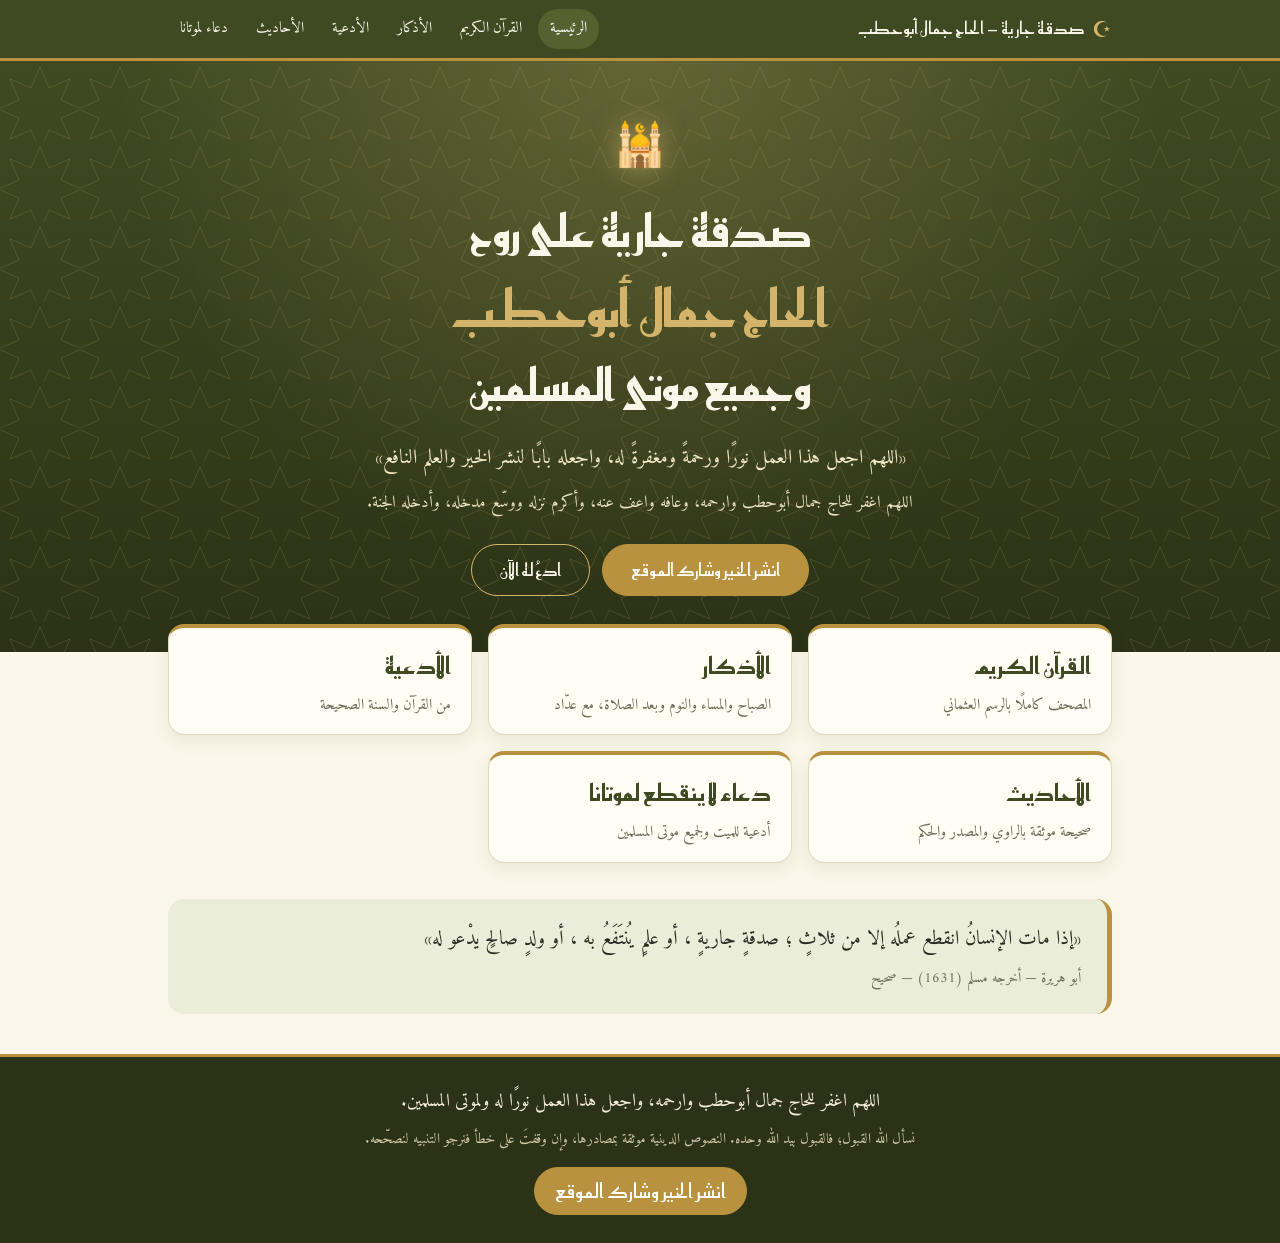
<file: index.html>
<!doctype html>
<html lang="ar" dir="rtl">
<head>
<meta charset="utf-8">
<meta name="viewport" content="width=device-width, initial-scale=1">
<title>صدقة جارية على روح الحاج جمال أبوحطب وجميع موتى المسلمين</title>
<meta name="description" content="موقع إسلامي مجاني: القرآن الكريم والأذكار والأدعية والأحاديث الصحيحة الموثقة، صدقة جارية على روح الحاج جمال أبوحطب وجميع موتى المسلمين. اللهم اغفر له وارحمه.">
<link rel="canonical" href="https://bassantgamal269-svg.github.io/sadaqa/">
<meta name="theme-color" content="#3f4a22">
<meta property="og:type" content="website">
<meta property="og:locale" content="ar_AR">
<meta property="og:site_name" content="صدقة جارية على روح الحاج جمال أبوحطب وجميع موتى المسلمين">
<meta property="og:title" content="صدقة جارية على روح الحاج جمال أبوحطب وجميع موتى المسلمين">
<meta property="og:description" content="موقع إسلامي مجاني: القرآن الكريم والأذكار والأدعية والأحاديث الصحيحة الموثقة، صدقة جارية على روح الحاج جمال أبوحطب وجميع موتى المسلمين. اللهم اغفر له وارحمه.">
<meta property="og:url" content="https://bassantgamal269-svg.github.io/sadaqa/">
<meta property="og:image" content="https://bassantgamal269-svg.github.io/sadaqa/og-image.png">
<meta property="og:image:width" content="1200">
<meta property="og:image:height" content="630">
<meta property="og:image:alt" content="صدقة جارية على روح الحاج جمال أبوحطب وجميع موتى المسلمين">
<meta name="twitter:card" content="summary_large_image">
<meta name="twitter:title" content="صدقة جارية على روح الحاج جمال أبوحطب وجميع موتى المسلمين">
<meta name="twitter:description" content="موقع إسلامي مجاني: القرآن الكريم والأذكار والأدعية والأحاديث الصحيحة الموثقة، صدقة جارية على روح الحاج جمال أبوحطب وجميع موتى المسلمين. اللهم اغفر له وارحمه.">
<meta name="twitter:image" content="https://bassantgamal269-svg.github.io/sadaqa/og-image.png">
<link rel="icon" href="favicon.svg" type="image/svg+xml">
<link rel="preconnect" href="https://fonts.googleapis.com">
<link rel="preconnect" href="https://fonts.gstatic.com" crossorigin>
<link rel="stylesheet" href="https://fonts.googleapis.com/css2?family=Amiri:wght@400;700&family=Amiri+Quran&family=Reem+Kufi:wght@500;700&display=swap">
<link rel="stylesheet" href="style.css">
<script type="application/ld+json">{"@context":"https://schema.org","@type":"WebSite","name":"صدقة جارية على روح الحاج جمال أبوحطب وجميع موتى المسلمين","url":"https://bassantgamal269-svg.github.io/sadaqa/","inLanguage":"ar","description":"موقع إسلامي مجاني: القرآن الكريم والأذكار والأدعية والأحاديث الصحيحة الموثقة، صدقة جارية على روح الحاج جمال أبوحطب وجميع موتى المسلمين. اللهم اغفر له وارحمه."}</script>
</head>
<body data-live="1" data-quran-api="https://api.quran.com/api/v4" data-site-url="https://bassantgamal269-svg.github.io/sadaqa" data-site-title="صدقة جارية على روح الحاج جمال أبوحطب وجميع موتى المسلمين">
<a class="skip" href="#main">تخطَّ إلى المحتوى</a>
<header class="top">
  <div class="wrap top-in">
    <a class="brand" href="index.html"><span class="crescent" aria-hidden="true">☪</span><span>صدقة جارية — الحاج جمال أبوحطب</span></a>
    <button class="menu-btn" aria-label="القائمة" aria-expanded="false" data-menu>☰</button>
    <nav class="nav" data-nav><a href="index.html" aria-current="page">الرئيسية</a><a href="quran.html">القرآن الكريم</a><a href="adhkar.html">الأذكار</a><a href="duas.html">الأدعية</a><a href="hadith.html">الأحاديث</a><a href="dead.html">دعاء لموتانا</a></nav>
  </div>
</header>
<main id="main">
<section class="hero">
  <div class="wrap">
    <div class="lantern" aria-hidden="true">🕌</div>
    <h1>صدقة جارية على روح<br><span class="name">الحاج جمال أبوحطب</span><br>وجميع موتى المسلمين</h1>
    <p class="hero-dua">«اللهم اجعل هذا العمل نورًا ورحمةً ومغفرةً له، واجعله بابًا لنشر الخير والعلم النافع»</p>
    <p class="hero-dua2">اللهم اغفر للحاج جمال أبوحطب وارحمه، وعافه واعف عنه، وأكرم نزله ووسّع مدخله، وأدخله الجنة.</p>
    <div class="hero-actions">
      <button class="btn gold big" data-share-site>انشر الخير وشارك الموقع</button>
      <a class="btn ghost-light big" href="dead.html">ادعُ له الآن</a>
    </div>
  </div>
</section>
<section class="wrap tiles"><a class="tile" href="quran.html"><h3>القرآن الكريم</h3><p>المصحف كاملًا بالرسم العثماني</p></a><a class="tile" href="adhkar.html"><h3>الأذكار</h3><p>الصباح والمساء والنوم وبعد الصلاة، مع عدّاد</p></a><a class="tile" href="duas.html"><h3>الأدعية</h3><p>من القرآن والسنة الصحيحة</p></a><a class="tile" href="hadith.html"><h3>الأحاديث</h3><p>صحيحة موثقة بالراوي والمصدر والحكم</p></a><a class="tile" href="dead.html"><h3>دعاء لا ينقطع لموتانا</h3><p>أدعية للميت ولجميع موتى المسلمين</p></a></section>
<section class="wrap hadith-feature">
  <blockquote>
    <p>«إذا مات الإنسانُ انقطع عملُه إلا من ثلاثٍ ؛ صدقةٍ جاريةٍ ، أو علمٍ يُنتَفَعُ به ، أو ولدٍ صالحٍ يدْعو له»</p>
    <footer>أبو هريرة — أخرجه مسلم (1631) — صحيح</footer>
  </blockquote>
</section>
</main>
<footer class="foot">
  <div class="wrap">
    <p class="foot-dua">اللهم اغفر للحاج جمال أبوحطب وارحمه، واجعل هذا العمل نورًا له ولموتى المسلمين.</p>
    <p class="foot-note">نسأل الله القبول؛ فالقبول بيد الله وحده. النصوص الدينية موثقة بمصادرها، وإن وقفتَ على خطأ فنرجو التنبيه لنصحّحه.</p>
    <button class="btn gold" data-share-site>انشر الخير وشارك الموقع</button>
  </div>
</footer>
<div class="modal" data-modal hidden role="dialog" aria-modal="true" aria-label="مشاركة">
  <div class="sheet">
    <button class="close" data-close aria-label="إغلاق">×</button>
    <h2 data-modal-title>انشر الخير</h2>
    <p class="muted" data-modal-sub></p>
    <div class="share-grid" data-share-grid></div>
    <p class="muted small" data-stories-tip></p>
    <div class="copy-row"><input readonly data-share-url aria-label="الرابط"><button class="btn" data-copy-link>نسخ</button></div>
  </div>
</div>
<script src="app.js" defer></script>
</body>
</html>
</file>
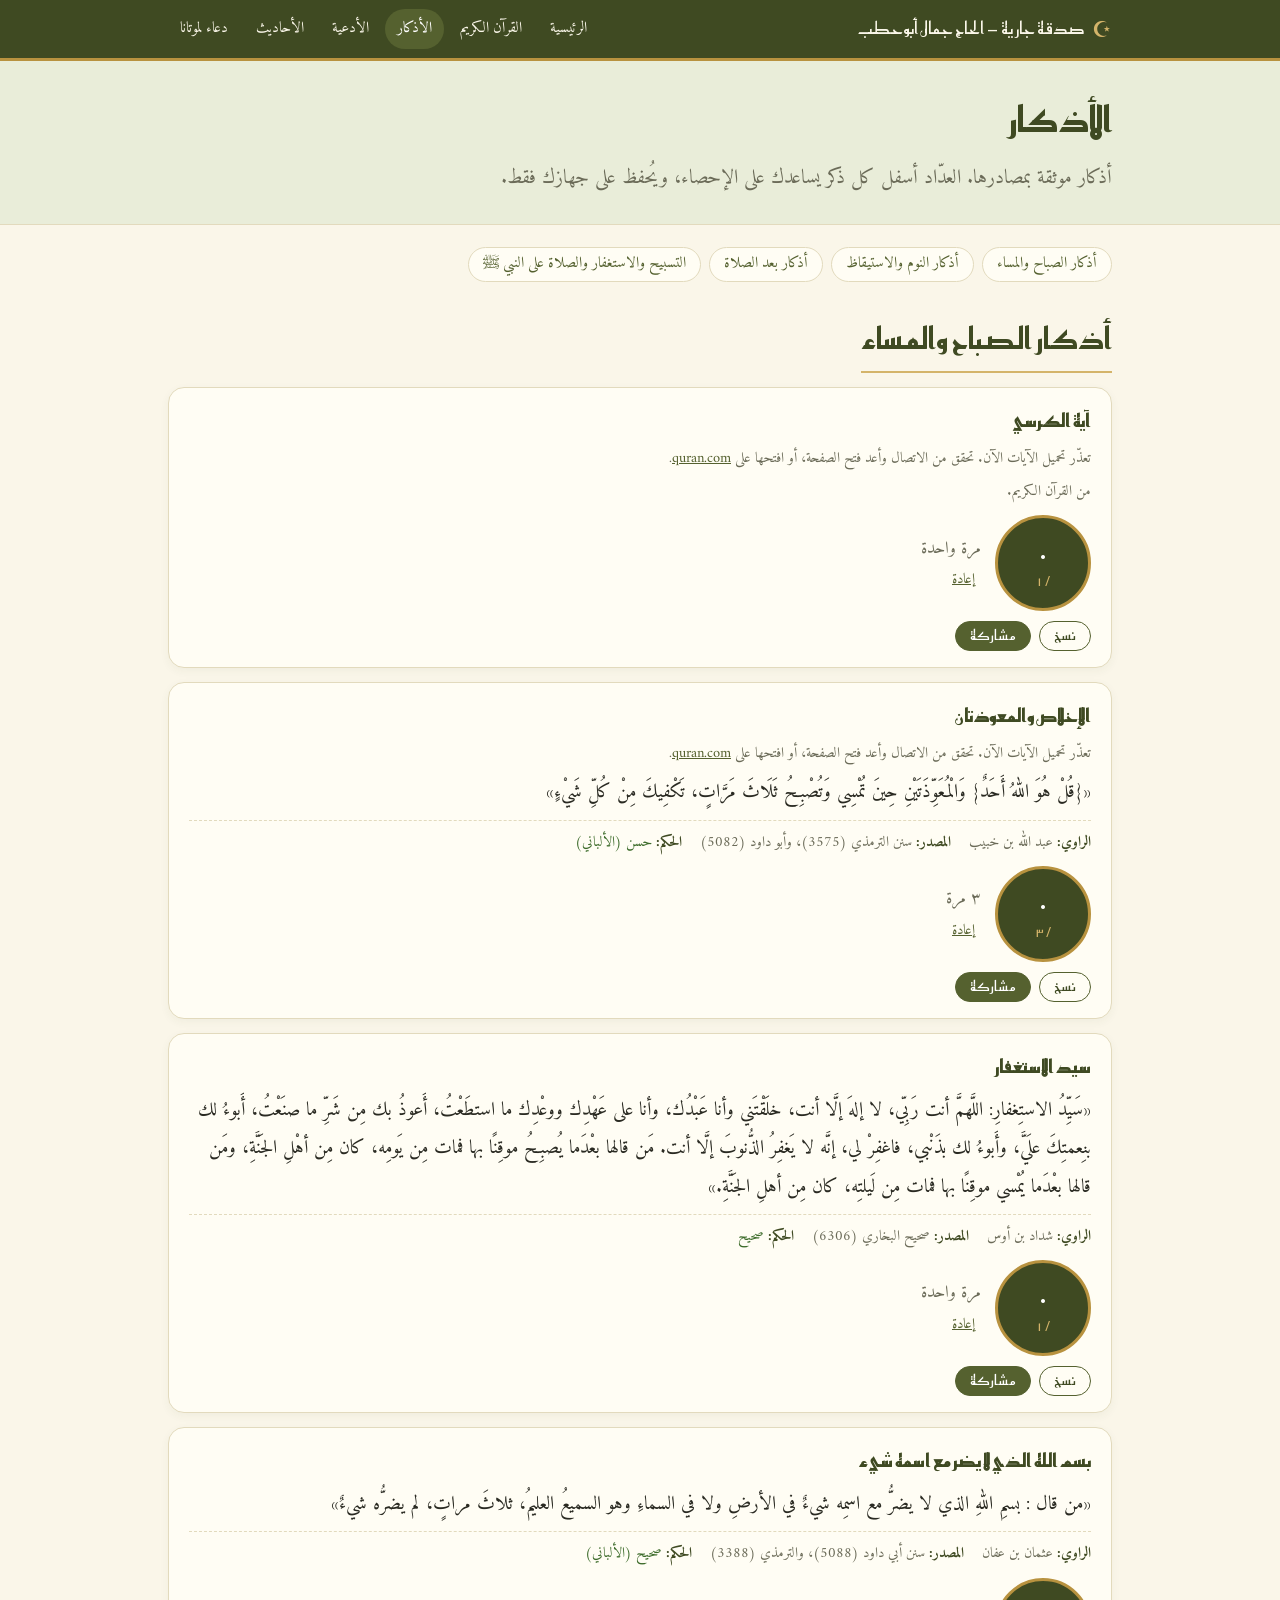
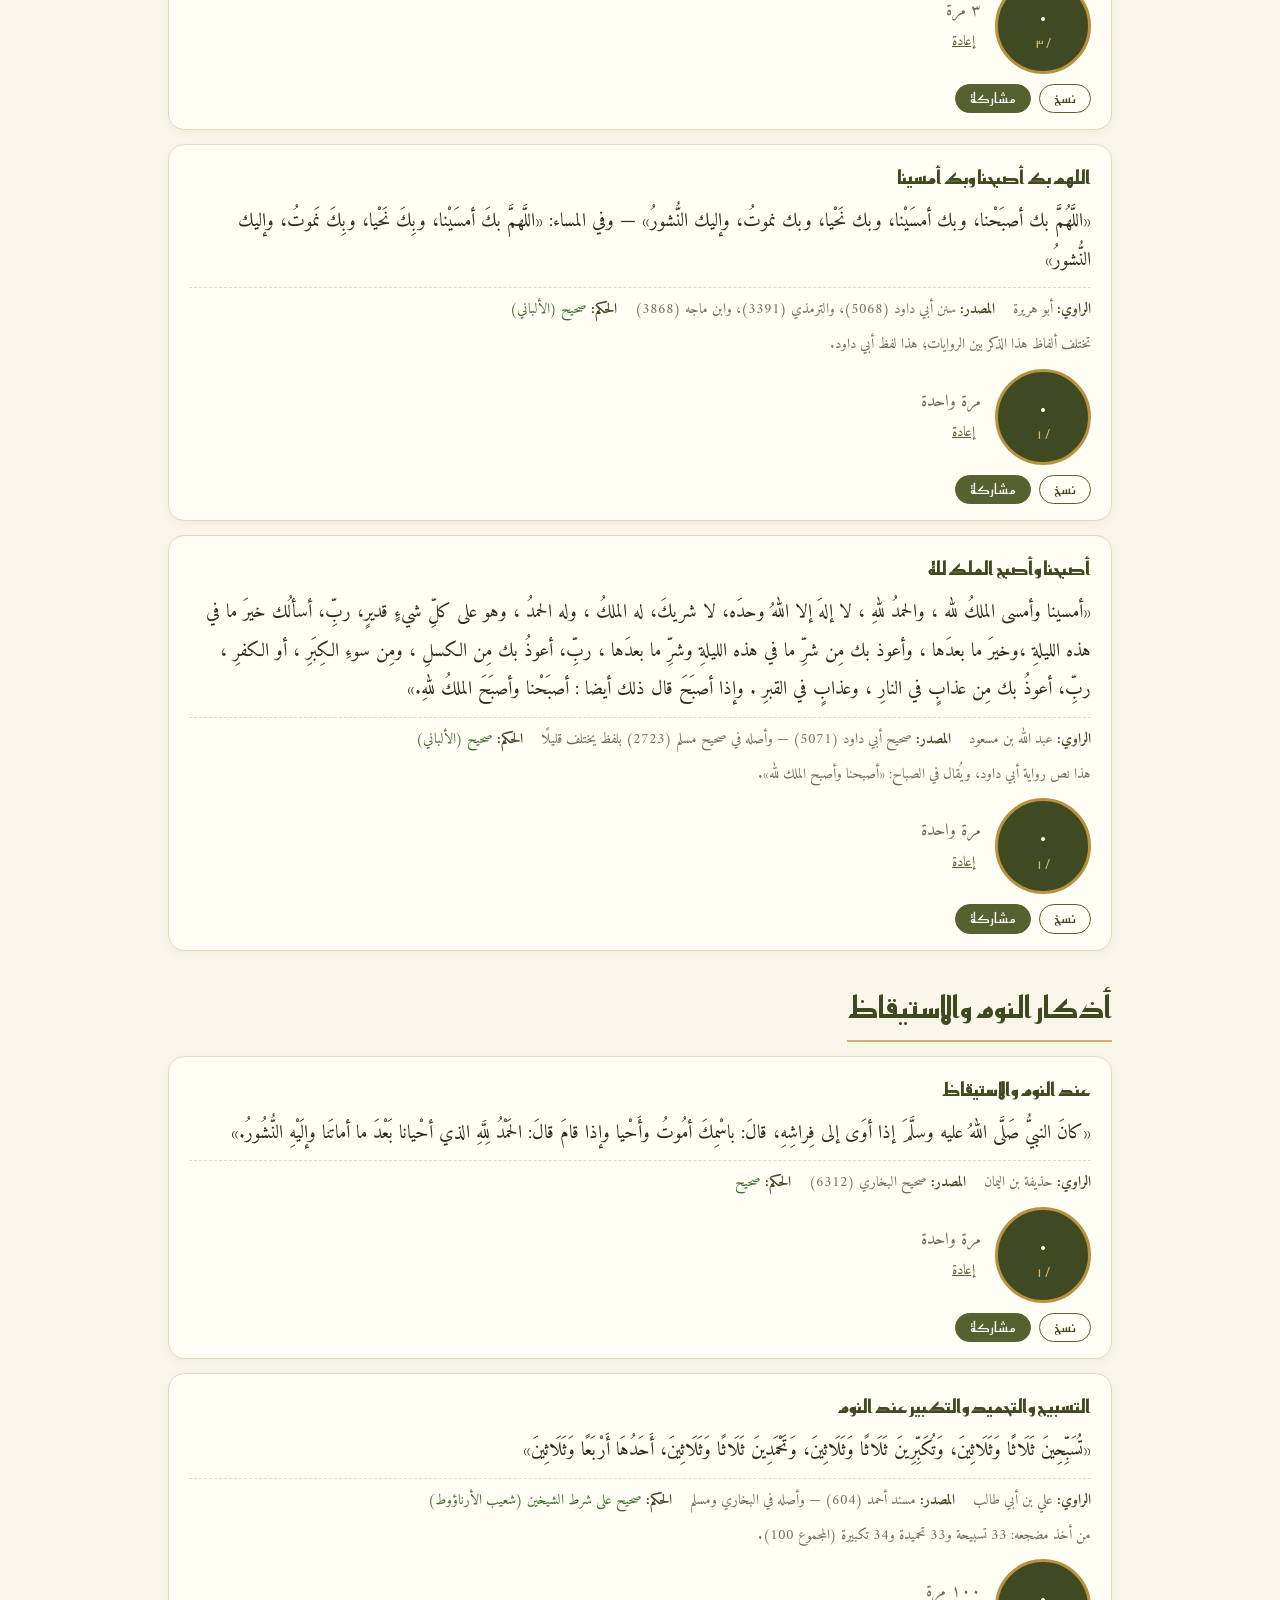
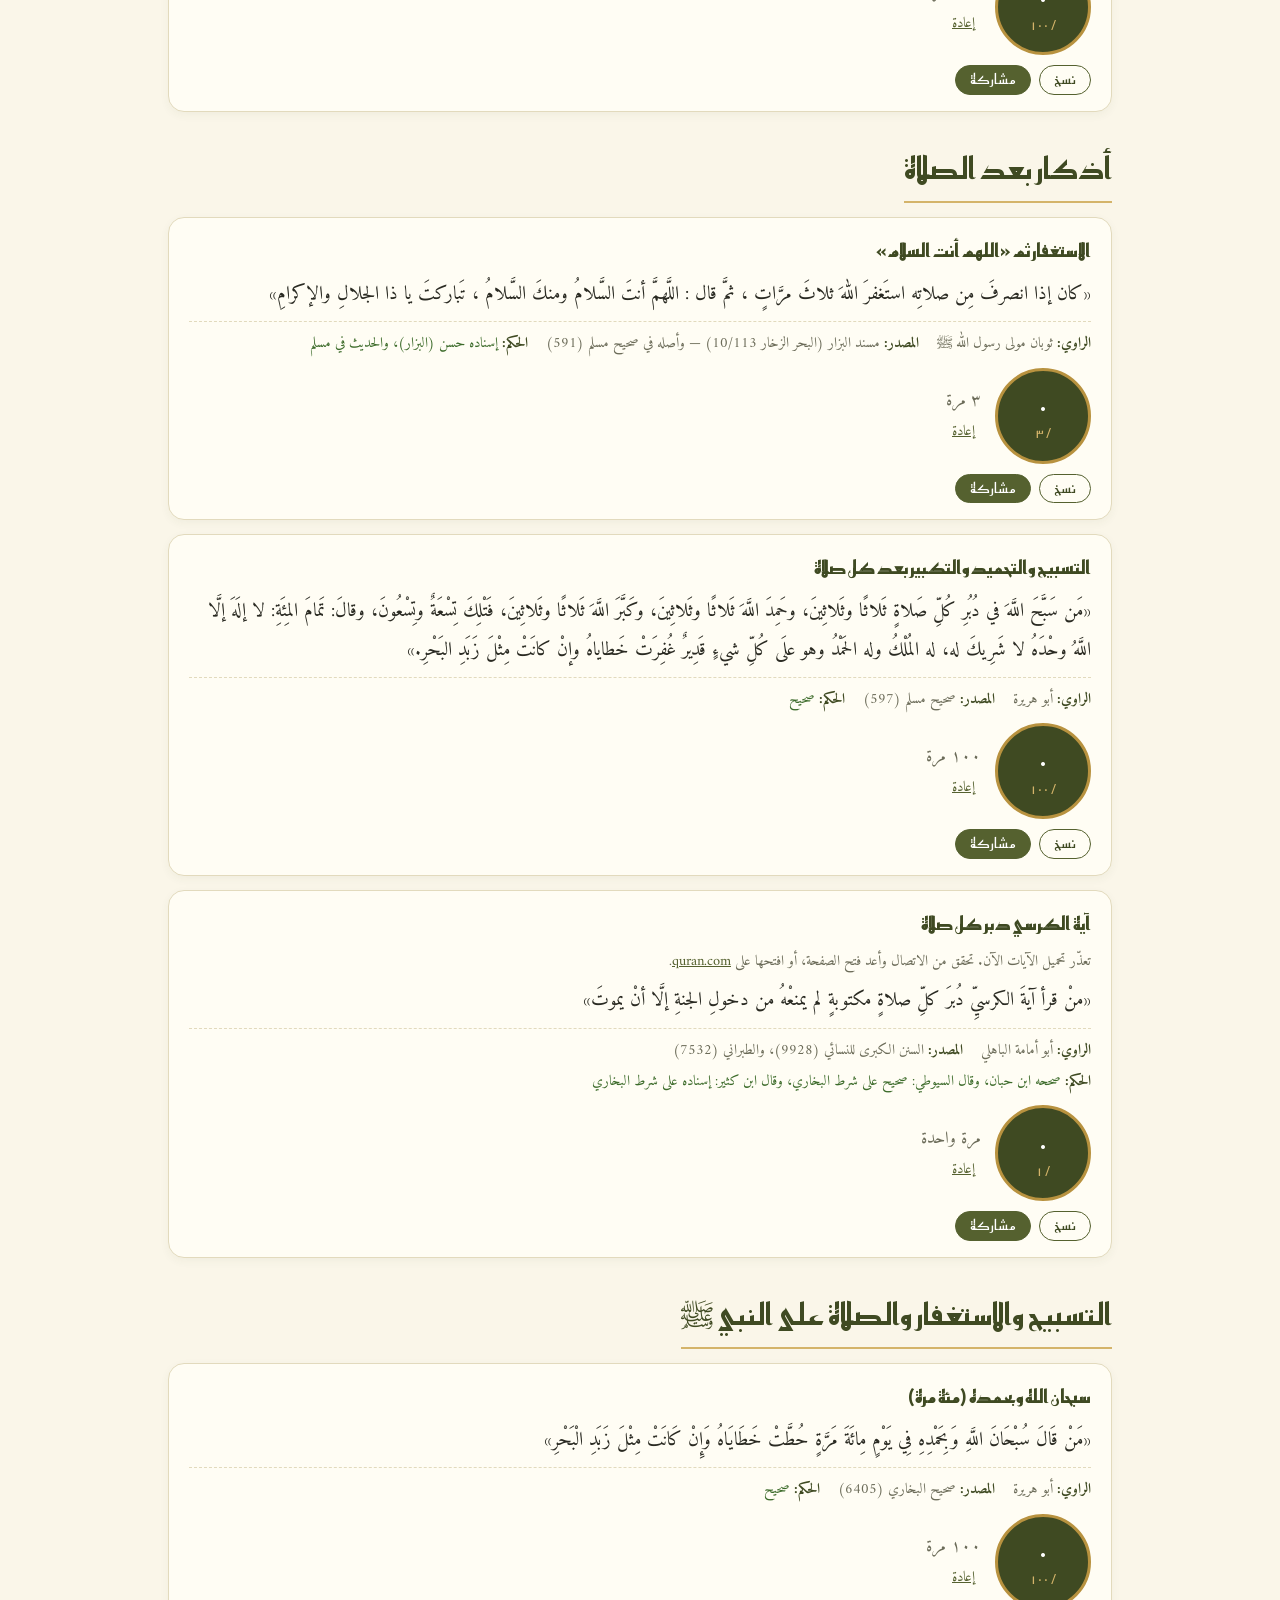
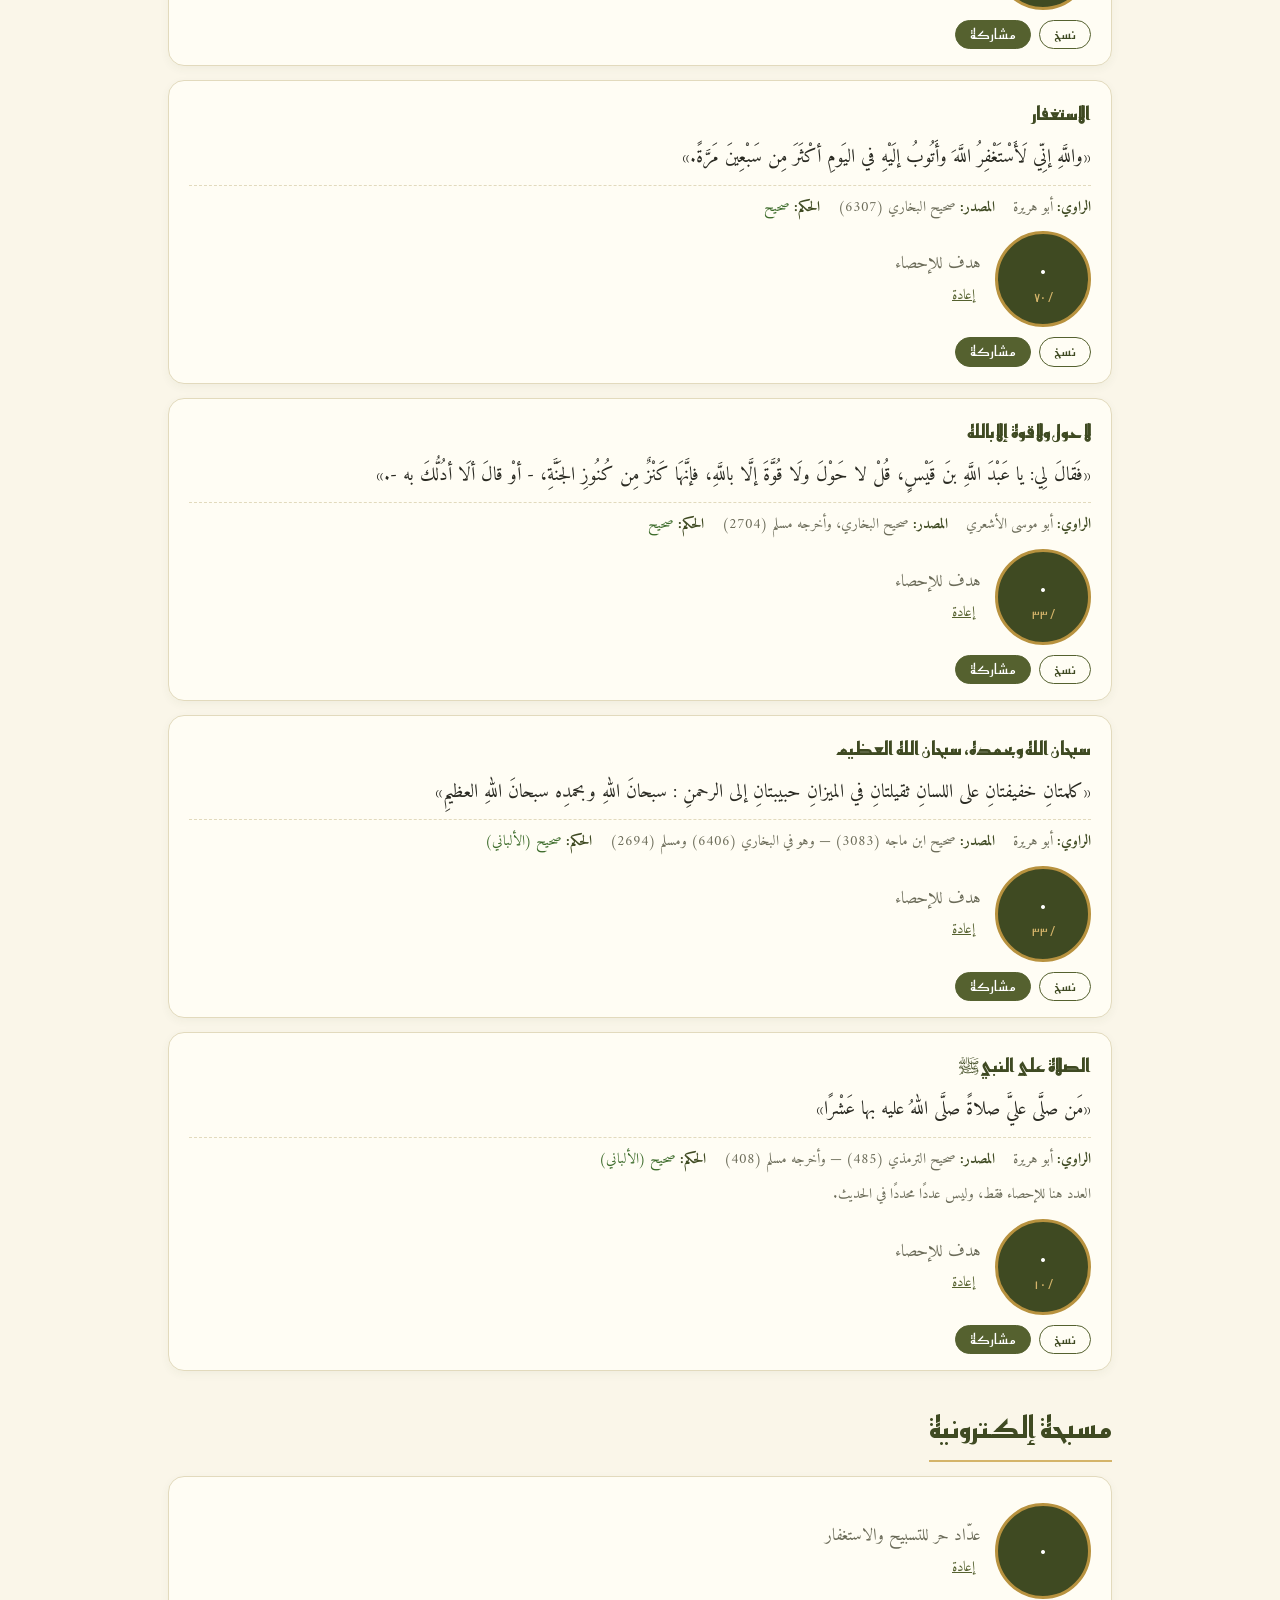
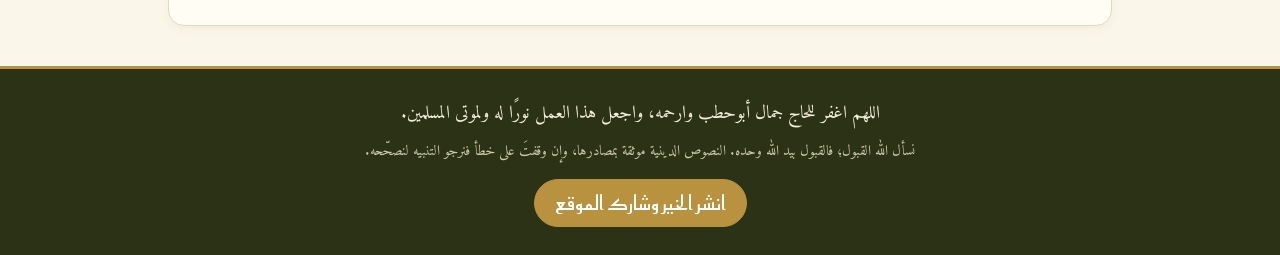
<file: adhkar.html>
<!doctype html>
<html lang="ar" dir="rtl">
<head>
<meta charset="utf-8">
<meta name="viewport" content="width=device-width, initial-scale=1">
<title>الأذكار | صدقة جارية على روح الحاج جمال أبوحطب وجميع موتى المسلمين</title>
<meta name="description" content="أذكار الصباح والمساء والنوم وبعد الصلاة والتسبيح والاستغفار، موثقة بمصادرها وبعدّاد إلكتروني.">
<link rel="canonical" href="https://bassantgamal269-svg.github.io/sadaqa/adhkar.html">
<meta name="theme-color" content="#3f4a22">
<meta property="og:type" content="website">
<meta property="og:locale" content="ar_AR">
<meta property="og:site_name" content="صدقة جارية على روح الحاج جمال أبوحطب وجميع موتى المسلمين">
<meta property="og:title" content="الأذكار | صدقة جارية على روح الحاج جمال أبوحطب وجميع موتى المسلمين">
<meta property="og:description" content="أذكار الصباح والمساء والنوم وبعد الصلاة والتسبيح والاستغفار، موثقة بمصادرها وبعدّاد إلكتروني.">
<meta property="og:url" content="https://bassantgamal269-svg.github.io/sadaqa/adhkar.html">
<meta property="og:image" content="https://bassantgamal269-svg.github.io/sadaqa/og-image.png">
<meta property="og:image:width" content="1200">
<meta property="og:image:height" content="630">
<meta property="og:image:alt" content="صدقة جارية على روح الحاج جمال أبوحطب وجميع موتى المسلمين">
<meta name="twitter:card" content="summary_large_image">
<meta name="twitter:title" content="الأذكار | صدقة جارية على روح الحاج جمال أبوحطب وجميع موتى المسلمين">
<meta name="twitter:description" content="أذكار الصباح والمساء والنوم وبعد الصلاة والتسبيح والاستغفار، موثقة بمصادرها وبعدّاد إلكتروني.">
<meta name="twitter:image" content="https://bassantgamal269-svg.github.io/sadaqa/og-image.png">
<link rel="icon" href="favicon.svg" type="image/svg+xml">
<link rel="preconnect" href="https://fonts.googleapis.com">
<link rel="preconnect" href="https://fonts.gstatic.com" crossorigin>
<link rel="stylesheet" href="https://fonts.googleapis.com/css2?family=Amiri:wght@400;700&family=Amiri+Quran&family=Reem+Kufi:wght@500;700&display=swap">
<link rel="stylesheet" href="style.css">

</head>
<body data-live="1" data-quran-api="https://api.quran.com/api/v4" data-site-url="https://bassantgamal269-svg.github.io/sadaqa" data-site-title="صدقة جارية على روح الحاج جمال أبوحطب وجميع موتى المسلمين">
<a class="skip" href="#main">تخطَّ إلى المحتوى</a>
<header class="top">
  <div class="wrap top-in">
    <a class="brand" href="index.html"><span class="crescent" aria-hidden="true">☪</span><span>صدقة جارية — الحاج جمال أبوحطب</span></a>
    <button class="menu-btn" aria-label="القائمة" aria-expanded="false" data-menu>☰</button>
    <nav class="nav" data-nav><a href="index.html">الرئيسية</a><a href="quran.html">القرآن الكريم</a><a href="adhkar.html" aria-current="page">الأذكار</a><a href="duas.html">الأدعية</a><a href="hadith.html">الأحاديث</a><a href="dead.html">دعاء لموتانا</a></nav>
  </div>
</header>
<main id="main">
<section class="page-head"><div class="wrap"><h1>الأذكار</h1><p class="lead">أذكار موثقة بمصادرها. العدّاد أسفل كل ذكر يساعدك على الإحصاء، ويُحفظ على جهازك فقط.</p></div></section><div class="wrap"><nav class="toc" aria-label="الأقسام"><a href="#morning">أذكار الصباح والمساء</a><a href="#sleep">أذكار النوم والاستيقاظ</a><a href="#after-prayer">أذكار بعد الصلاة</a><a href="#tasbih">التسبيح والاستغفار والصلاة على النبي ﷺ</a></nav><section class="group" id="morning"><h2>أذكار الصباح والمساء</h2><div class="cards"><article class="card" id="a-kursi">
  <h3>آية الكرسي</h3>
  <div class="qref" data-qref="2:255"><p class="muted">جارٍ تحميل الآيات…</p></div>
  
  <p class="note">من القرآن الكريم.</p>
  <div class="counter" data-counter data-id="a-kursi" data-target="1">
      <button class="tap" data-tap aria-label="عدّ">
        <span class="n" data-n>٠</span><span class="of">/ ١</span>
      </button>
      <div class="c-side"><span class="muted small">مرة واحدة</span><button class="link" data-reset>إعادة</button></div>
    </div>
  <div class="actions">
    <button class="btn small ghost" data-copy="آية الكرسي">نسخ</button>
    <button class="btn small" data-share-item data-title="آية الكرسي" data-text="آية الكرسي" data-anchor="a-kursi">مشاركة</button>
  </div>
</article><article class="card" id="a-muawwidhat">
  <h3>الإخلاص والمعوذتان</h3>
  <div class="qref" data-qref="112:1-4,113:1-5,114:1-6"><p class="muted">جارٍ تحميل الآيات…</p></div><p class="hadith">«{قُلْ هُوَ اللهُ أَحَدٌ} وَالْمُعَوِّذَتَيْنِ حِينَ تُمْسِي وَتُصْبِحُ ثَلَاثَ مَرَّاتٍ، تَكْفِيكَ مِنْ كُلِّ شَيْءٍ»</p>
  <p class="meta"><span><b>الراوي:</b> عبد الله بن خبيب</span><span><b>المصدر:</b> سنن الترمذي (3575)، وأبو داود (5082)</span><span class="grade"><b>الحكم:</b> حسن (الألباني)</span></p>
  
  <div class="counter" data-counter data-id="a-muawwidhat" data-target="3">
      <button class="tap" data-tap aria-label="عدّ">
        <span class="n" data-n>٠</span><span class="of">/ ٣</span>
      </button>
      <div class="c-side"><span class="muted small">٣ مرة</span><button class="link" data-reset>إعادة</button></div>
    </div>
  <div class="actions">
    <button class="btn small ghost" data-copy="الإخلاص والمعوذتان
«{قُلْ هُوَ اللهُ أَحَدٌ} وَالْمُعَوِّذَتَيْنِ حِينَ تُمْسِي وَتُصْبِحُ ثَلَاثَ مَرَّاتٍ، تَكْفِيكَ مِنْ كُلِّ شَيْءٍ»
(عبد الله بن خبيب — سنن الترمذي (3575)، وأبو داود (5082) — حسن (الألباني))">نسخ</button>
    <button class="btn small" data-share-item data-title="الإخلاص والمعوذتان" data-text="الإخلاص والمعوذتان
«{قُلْ هُوَ اللهُ أَحَدٌ} وَالْمُعَوِّذَتَيْنِ حِينَ تُمْسِي وَتُصْبِحُ ثَلَاثَ مَرَّاتٍ، تَكْفِيكَ مِنْ كُلِّ شَيْءٍ»
(عبد الله بن خبيب — سنن الترمذي (3575)، وأبو داود (5082) — حسن (الألباني))" data-anchor="a-muawwidhat">مشاركة</button>
  </div>
</article><article class="card" id="a-sayyid">
  <h3>سيد الاستغفار</h3>
  <p class="hadith">«سَيِّدُ الاستِغفارِ: اللَّهمَّ أنت رَبِّي، لا إلهَ إلَّا أنت، خلَقْتَني وأنا عَبْدُك، وأنا على عَهْدِك ووعْدِك ما استطَعْتُ، أَعوذُ بك مِن شَرِّ ما صنَعْتُ، أَبوءُ لك بنِعمتِكَ علَيَّ، وأَبوءُ لك بذَنْبي، فاغفِرْ لي، إنَّه لا يَغفِرُ الذُّنوبَ إلَّا أنت. مَن قالها بعْدَما يُصبِحُ موقِنًا بها فمات مِن يَومِه، كان مِن أهْلِ الجَنَّةِ، ومَن قالها بعْدَما يُمْسي موقِنًا بها فمات مِن لَيلتِه، كان مِن أهلِ الجَنَّةِ.»</p>
  <p class="meta"><span><b>الراوي:</b> شداد بن أوس</span><span><b>المصدر:</b> صحيح البخاري (6306)</span><span class="grade"><b>الحكم:</b> صحيح</span></p>
  
  <div class="counter" data-counter data-id="a-sayyid" data-target="1">
      <button class="tap" data-tap aria-label="عدّ">
        <span class="n" data-n>٠</span><span class="of">/ ١</span>
      </button>
      <div class="c-side"><span class="muted small">مرة واحدة</span><button class="link" data-reset>إعادة</button></div>
    </div>
  <div class="actions">
    <button class="btn small ghost" data-copy="سيد الاستغفار
«سَيِّدُ الاستِغفارِ: اللَّهمَّ أنت رَبِّي، لا إلهَ إلَّا أنت، خلَقْتَني وأنا عَبْدُك، وأنا على عَهْدِك ووعْدِك ما استطَعْتُ، أَعوذُ بك مِن شَرِّ ما صنَعْتُ، أَبوءُ لك بنِعمتِكَ علَيَّ، وأَبوءُ لك بذَنْبي، فاغفِرْ لي، إنَّه لا يَغفِرُ الذُّنوبَ إلَّا أنت. مَن قالها بعْدَما يُصبِحُ موقِنًا بها فمات مِن يَومِه، كان مِن أهْلِ الجَنَّةِ، ومَن قالها بعْدَما يُمْسي موقِنًا بها فمات مِن لَيلتِه، كان مِن أهلِ الجَنَّةِ.»
(شداد بن أوس — صحيح البخاري (6306) — صحيح)">نسخ</button>
    <button class="btn small" data-share-item data-title="سيد الاستغفار" data-text="سيد الاستغفار
«سَيِّدُ الاستِغفارِ: اللَّهمَّ أنت رَبِّي، لا إلهَ إلَّا أنت، خلَقْتَني وأنا عَبْدُك، وأنا على عَهْدِك ووعْدِك ما استطَعْتُ، أَعوذُ بك مِن شَرِّ ما صنَعْتُ، أَبوءُ لك بنِعمتِكَ علَيَّ، وأَبوءُ لك بذَنْبي، فاغفِرْ لي، إنَّه لا يَغفِرُ الذُّنوبَ إلَّا أنت. مَن قالها بعْدَما يُصبِحُ موقِنًا بها فمات مِن يَومِه، كان مِن أهْلِ الجَنَّةِ، ومَن قالها بعْدَما يُمْسي موقِنًا بها فمات مِن لَيلتِه، كان مِن أهلِ الجَنَّةِ.»
(شداد بن أوس — صحيح البخاري (6306) — صحيح)" data-anchor="a-sayyid">مشاركة</button>
  </div>
</article><article class="card" id="a-bismillah">
  <h3>بسم الله الذي لا يضر مع اسمه شيء</h3>
  <p class="hadith">«من قال : بسمِ اللهِ الذي لا يضرُّ مع اسمِه شيءٌ في الأرضِ ولا في السماءِ وهو السميعُ العليمُ، ثلاثَ مراتٍ، لم يضرُّه شيءٌ»</p>
  <p class="meta"><span><b>الراوي:</b> عثمان بن عفان</span><span><b>المصدر:</b> سنن أبي داود (5088)، والترمذي (3388)</span><span class="grade"><b>الحكم:</b> صحيح (الألباني)</span></p>
  
  <div class="counter" data-counter data-id="a-bismillah" data-target="3">
      <button class="tap" data-tap aria-label="عدّ">
        <span class="n" data-n>٠</span><span class="of">/ ٣</span>
      </button>
      <div class="c-side"><span class="muted small">٣ مرة</span><button class="link" data-reset>إعادة</button></div>
    </div>
  <div class="actions">
    <button class="btn small ghost" data-copy="بسم الله الذي لا يضر مع اسمه شيء
«من قال : بسمِ اللهِ الذي لا يضرُّ مع اسمِه شيءٌ في الأرضِ ولا في السماءِ وهو السميعُ العليمُ، ثلاثَ مراتٍ، لم يضرُّه شيءٌ»
(عثمان بن عفان — سنن أبي داود (5088)، والترمذي (3388) — صحيح (الألباني))">نسخ</button>
    <button class="btn small" data-share-item data-title="بسم الله الذي لا يضر مع اسمه شيء" data-text="بسم الله الذي لا يضر مع اسمه شيء
«من قال : بسمِ اللهِ الذي لا يضرُّ مع اسمِه شيءٌ في الأرضِ ولا في السماءِ وهو السميعُ العليمُ، ثلاثَ مراتٍ، لم يضرُّه شيءٌ»
(عثمان بن عفان — سنن أبي داود (5088)، والترمذي (3388) — صحيح (الألباني))" data-anchor="a-bismillah">مشاركة</button>
  </div>
</article><article class="card" id="a-bika">
  <h3>اللهم بك أصبحنا وبك أمسينا</h3>
  <p class="hadith">«اللَّهُمَّ بك أصبَحْنا، وبك أمسَيْنا، وبك نَحْيا، وبك نموتُ، وإليك النُّشورُ» — وفي المساء: «اللَّهمَّ بكَ أمسَيْنا، وبِكَ نَحْيا، وبِكَ نَموتُ، وإليك النُّشورُ»</p>
  <p class="meta"><span><b>الراوي:</b> أبو هريرة</span><span><b>المصدر:</b> سنن أبي داود (5068)، والترمذي (3391)، وابن ماجه (3868)</span><span class="grade"><b>الحكم:</b> صحيح (الألباني)</span></p>
  <p class="note">تختلف ألفاظ هذا الذكر بين الروايات؛ هذا لفظ أبي داود.</p>
  <div class="counter" data-counter data-id="a-bika" data-target="1">
      <button class="tap" data-tap aria-label="عدّ">
        <span class="n" data-n>٠</span><span class="of">/ ١</span>
      </button>
      <div class="c-side"><span class="muted small">مرة واحدة</span><button class="link" data-reset>إعادة</button></div>
    </div>
  <div class="actions">
    <button class="btn small ghost" data-copy="اللهم بك أصبحنا وبك أمسينا
«اللَّهُمَّ بك أصبَحْنا، وبك أمسَيْنا، وبك نَحْيا، وبك نموتُ، وإليك النُّشورُ» — وفي المساء: «اللَّهمَّ بكَ أمسَيْنا، وبِكَ نَحْيا، وبِكَ نَموتُ، وإليك النُّشورُ»
(أبو هريرة — سنن أبي داود (5068)، والترمذي (3391)، وابن ماجه (3868) — صحيح (الألباني))">نسخ</button>
    <button class="btn small" data-share-item data-title="اللهم بك أصبحنا وبك أمسينا" data-text="اللهم بك أصبحنا وبك أمسينا
«اللَّهُمَّ بك أصبَحْنا، وبك أمسَيْنا، وبك نَحْيا، وبك نموتُ، وإليك النُّشورُ» — وفي المساء: «اللَّهمَّ بكَ أمسَيْنا، وبِكَ نَحْيا، وبِكَ نَموتُ، وإليك النُّشورُ»
(أبو هريرة — سنن أبي داود (5068)، والترمذي (3391)، وابن ماجه (3868) — صحيح (الألباني))" data-anchor="a-bika">مشاركة</button>
  </div>
</article><article class="card" id="a-mulk">
  <h3>أصبحنا وأصبح الملك لله</h3>
  <p class="hadith">«أمسينا وأمسى الملكُ لله ، والحمدُ للهِ ، لا إلهَ إلا اللهُ وحدَه، لا شريكَ، له الملكُ ، وله الحمدُ ، وهو على كلِّ شيءٍ قديرٍ، ربِّ، أسألُك خيرَ ما في هذه الليلةِ ،وخيرَ ما بعدَها ، وأعوذ بك مِن شرِّ ما في هذه الليلةِ وشرِّ ما بعدَها ، ربِّ، أعوذُ بك مِن الكسلِ ، ومِن سوءِ الكِبَرِ ، أو الكفرِ ، ربِّ، أعوذُ بك مِن عذابٍ في النارِ ، وعذابٍ في القبرِ . وإذا أصبَحَ قال ذلك أيضا : أصبَحْنا وأصبَحَ الملكُ للهِ.»</p>
  <p class="meta"><span><b>الراوي:</b> عبد الله بن مسعود</span><span><b>المصدر:</b> صحيح أبي داود (5071) — وأصله في صحيح مسلم (2723) بلفظ يختلف قليلًا</span><span class="grade"><b>الحكم:</b> صحيح (الألباني)</span></p>
  <p class="note">هذا نص رواية أبي داود، ويُقال في الصباح: «أصبحنا وأصبح الملك لله».</p>
  <div class="counter" data-counter data-id="a-mulk" data-target="1">
      <button class="tap" data-tap aria-label="عدّ">
        <span class="n" data-n>٠</span><span class="of">/ ١</span>
      </button>
      <div class="c-side"><span class="muted small">مرة واحدة</span><button class="link" data-reset>إعادة</button></div>
    </div>
  <div class="actions">
    <button class="btn small ghost" data-copy="أصبحنا وأصبح الملك لله
«أمسينا وأمسى الملكُ لله ، والحمدُ للهِ ، لا إلهَ إلا اللهُ وحدَه، لا شريكَ، له الملكُ ، وله الحمدُ ، وهو على كلِّ شيءٍ قديرٍ، ربِّ، أسألُك خيرَ ما في هذه الليلةِ ،وخيرَ ما بعدَها ، وأعوذ بك مِن شرِّ ما في هذه الليلةِ وشرِّ ما بعدَها ، ربِّ، أعوذُ بك مِن الكسلِ ، ومِن سوءِ الكِبَرِ ، أو الكفرِ ، ربِّ، أعوذُ بك مِن عذابٍ في النارِ ، وعذابٍ في القبرِ . وإذا أصبَحَ قال ذلك أيضا : أصبَحْنا وأصبَحَ الملكُ للهِ.»
(عبد الله بن مسعود — صحيح أبي داود (5071) — وأصله في صحيح مسلم (2723) بلفظ يختلف قليلًا — صحيح (الألباني))">نسخ</button>
    <button class="btn small" data-share-item data-title="أصبحنا وأصبح الملك لله" data-text="أصبحنا وأصبح الملك لله
«أمسينا وأمسى الملكُ لله ، والحمدُ للهِ ، لا إلهَ إلا اللهُ وحدَه، لا شريكَ، له الملكُ ، وله الحمدُ ، وهو على كلِّ شيءٍ قديرٍ، ربِّ، أسألُك خيرَ ما في هذه الليلةِ ،وخيرَ ما بعدَها ، وأعوذ بك مِن شرِّ ما في هذه الليلةِ وشرِّ ما بعدَها ، ربِّ، أعوذُ بك مِن الكسلِ ، ومِن سوءِ الكِبَرِ ، أو الكفرِ ، ربِّ، أعوذُ بك مِن عذابٍ في النارِ ، وعذابٍ في القبرِ . وإذا أصبَحَ قال ذلك أيضا : أصبَحْنا وأصبَحَ الملكُ للهِ.»
(عبد الله بن مسعود — صحيح أبي داود (5071) — وأصله في صحيح مسلم (2723) بلفظ يختلف قليلًا — صحيح (الألباني))" data-anchor="a-mulk">مشاركة</button>
  </div>
</article></div></section><section class="group" id="sleep"><h2>أذكار النوم والاستيقاظ</h2><div class="cards"><article class="card" id="s-sleep">
  <h3>عند النوم والاستيقاظ</h3>
  <p class="hadith">«كانَ النبيُّ صَلَّى اللهُ عليه وسلَّمَ إذا أوَى إلى فِراشِهِ، قالَ: باسْمِكَ أمُوتُ وأَحْيا وإذا قامَ قالَ: الحَمْدُ لِلَّهِ الذي أحْيانا بَعْدَ ما أماتَنا وإلَيْهِ النُّشُورُ.»</p>
  <p class="meta"><span><b>الراوي:</b> حذيفة بن اليمان</span><span><b>المصدر:</b> صحيح البخاري (6312)</span><span class="grade"><b>الحكم:</b> صحيح</span></p>
  
  <div class="counter" data-counter data-id="s-sleep" data-target="1">
      <button class="tap" data-tap aria-label="عدّ">
        <span class="n" data-n>٠</span><span class="of">/ ١</span>
      </button>
      <div class="c-side"><span class="muted small">مرة واحدة</span><button class="link" data-reset>إعادة</button></div>
    </div>
  <div class="actions">
    <button class="btn small ghost" data-copy="عند النوم والاستيقاظ
«كانَ النبيُّ صَلَّى اللهُ عليه وسلَّمَ إذا أوَى إلى فِراشِهِ، قالَ: باسْمِكَ أمُوتُ وأَحْيا وإذا قامَ قالَ: الحَمْدُ لِلَّهِ الذي أحْيانا بَعْدَ ما أماتَنا وإلَيْهِ النُّشُورُ.»
(حذيفة بن اليمان — صحيح البخاري (6312) — صحيح)">نسخ</button>
    <button class="btn small" data-share-item data-title="عند النوم والاستيقاظ" data-text="عند النوم والاستيقاظ
«كانَ النبيُّ صَلَّى اللهُ عليه وسلَّمَ إذا أوَى إلى فِراشِهِ، قالَ: باسْمِكَ أمُوتُ وأَحْيا وإذا قامَ قالَ: الحَمْدُ لِلَّهِ الذي أحْيانا بَعْدَ ما أماتَنا وإلَيْهِ النُّشُورُ.»
(حذيفة بن اليمان — صحيح البخاري (6312) — صحيح)" data-anchor="s-sleep">مشاركة</button>
  </div>
</article><article class="card" id="s-fatima">
  <h3>التسبيح والتحميد والتكبير عند النوم</h3>
  <p class="hadith">«تُسَبِّحِينَ ثَلَاثًا وَثَلَاثِينَ، وَتُكَبِّرِينَ ثَلَاثًا وَثَلَاثِينَ، وَتَحْمَدِينَ ثَلَاثًا وَثَلَاثِينَ، أَحَدُهَا أَرْبَعًا وَثَلَاثِينَ»</p>
  <p class="meta"><span><b>الراوي:</b> علي بن أبي طالب</span><span><b>المصدر:</b> مسند أحمد (604) — وأصله في البخاري ومسلم</span><span class="grade"><b>الحكم:</b> صحيح على شرط الشيخين (شعيب الأرناؤوط)</span></p>
  <p class="note">من أخذ مضجعه: 33 تسبيحة و33 تحميدة و34 تكبيرة (المجموع 100).</p>
  <div class="counter" data-counter data-id="s-fatima" data-target="100">
      <button class="tap" data-tap aria-label="عدّ">
        <span class="n" data-n>٠</span><span class="of">/ ١٠٠</span>
      </button>
      <div class="c-side"><span class="muted small">١٠٠ مرة</span><button class="link" data-reset>إعادة</button></div>
    </div>
  <div class="actions">
    <button class="btn small ghost" data-copy="التسبيح والتحميد والتكبير عند النوم
«تُسَبِّحِينَ ثَلَاثًا وَثَلَاثِينَ، وَتُكَبِّرِينَ ثَلَاثًا وَثَلَاثِينَ، وَتَحْمَدِينَ ثَلَاثًا وَثَلَاثِينَ، أَحَدُهَا أَرْبَعًا وَثَلَاثِينَ»
(علي بن أبي طالب — مسند أحمد (604) — وأصله في البخاري ومسلم — صحيح على شرط الشيخين (شعيب الأرناؤوط))">نسخ</button>
    <button class="btn small" data-share-item data-title="التسبيح والتحميد والتكبير عند النوم" data-text="التسبيح والتحميد والتكبير عند النوم
«تُسَبِّحِينَ ثَلَاثًا وَثَلَاثِينَ، وَتُكَبِّرِينَ ثَلَاثًا وَثَلَاثِينَ، وَتَحْمَدِينَ ثَلَاثًا وَثَلَاثِينَ، أَحَدُهَا أَرْبَعًا وَثَلَاثِينَ»
(علي بن أبي طالب — مسند أحمد (604) — وأصله في البخاري ومسلم — صحيح على شرط الشيخين (شعيب الأرناؤوط))" data-anchor="s-fatima">مشاركة</button>
  </div>
</article></div></section><section class="group" id="after-prayer"><h2>أذكار بعد الصلاة</h2><div class="cards"><article class="card" id="p-salam">
  <h3>الاستغفار ثم «اللهم أنت السلام»</h3>
  <p class="hadith">«كان إذا انصرفَ مِن صلاتِه استَغفرَ اللهَ ثلاثَ مرَّاتٍ ، ثمَّ قال : اللَّهمَّ أنتَ السَّلامُ ومنكَ السَّلامُ ، تَباركتَ يا ذا الجلالِ والإكرامِ»</p>
  <p class="meta"><span><b>الراوي:</b> ثوبان مولى رسول الله ﷺ</span><span><b>المصدر:</b> مسند البزار (البحر الزخار 10/113) — وأصله في صحيح مسلم (591)</span><span class="grade"><b>الحكم:</b> إسناده حسن (البزار)، والحديث في مسلم</span></p>
  
  <div class="counter" data-counter data-id="p-salam" data-target="3">
      <button class="tap" data-tap aria-label="عدّ">
        <span class="n" data-n>٠</span><span class="of">/ ٣</span>
      </button>
      <div class="c-side"><span class="muted small">٣ مرة</span><button class="link" data-reset>إعادة</button></div>
    </div>
  <div class="actions">
    <button class="btn small ghost" data-copy="الاستغفار ثم «اللهم أنت السلام»
«كان إذا انصرفَ مِن صلاتِه استَغفرَ اللهَ ثلاثَ مرَّاتٍ ، ثمَّ قال : اللَّهمَّ أنتَ السَّلامُ ومنكَ السَّلامُ ، تَباركتَ يا ذا الجلالِ والإكرامِ»
(ثوبان مولى رسول الله ﷺ — مسند البزار (البحر الزخار 10/113) — وأصله في صحيح مسلم (591) — إسناده حسن (البزار)، والحديث في مسلم)">نسخ</button>
    <button class="btn small" data-share-item data-title="الاستغفار ثم «اللهم أنت السلام»" data-text="الاستغفار ثم «اللهم أنت السلام»
«كان إذا انصرفَ مِن صلاتِه استَغفرَ اللهَ ثلاثَ مرَّاتٍ ، ثمَّ قال : اللَّهمَّ أنتَ السَّلامُ ومنكَ السَّلامُ ، تَباركتَ يا ذا الجلالِ والإكرامِ»
(ثوبان مولى رسول الله ﷺ — مسند البزار (البحر الزخار 10/113) — وأصله في صحيح مسلم (591) — إسناده حسن (البزار)، والحديث في مسلم)" data-anchor="p-salam">مشاركة</button>
  </div>
</article><article class="card" id="p-tasbih">
  <h3>التسبيح والتحميد والتكبير بعد كل صلاة</h3>
  <p class="hadith">«مَن سَبَّحَ اللَّهَ في دُبُرِ كُلِّ صَلاةٍ ثَلاثًا وثَلاثِينَ، وحَمِدَ اللَّهَ ثَلاثًا وثَلاثِينَ، وكَبَّرَ اللَّهَ ثَلاثًا وثَلاثِينَ، فَتْلِكَ تِسْعَةٌ وتِسْعُونَ، وقالَ: تَمامَ المِئَةِ: لا إلَهَ إلَّا اللَّهُ وحْدَهُ لا شَرِيكَ له، له المُلْكُ وله الحَمْدُ وهو علَى كُلِّ شيءٍ قَدِيرٌ غُفِرَتْ خَطاياهُ وإنْ كانَتْ مِثْلَ زَبَدِ البَحْرِ.»</p>
  <p class="meta"><span><b>الراوي:</b> أبو هريرة</span><span><b>المصدر:</b> صحيح مسلم (597)</span><span class="grade"><b>الحكم:</b> صحيح</span></p>
  
  <div class="counter" data-counter data-id="p-tasbih" data-target="100">
      <button class="tap" data-tap aria-label="عدّ">
        <span class="n" data-n>٠</span><span class="of">/ ١٠٠</span>
      </button>
      <div class="c-side"><span class="muted small">١٠٠ مرة</span><button class="link" data-reset>إعادة</button></div>
    </div>
  <div class="actions">
    <button class="btn small ghost" data-copy="التسبيح والتحميد والتكبير بعد كل صلاة
«مَن سَبَّحَ اللَّهَ في دُبُرِ كُلِّ صَلاةٍ ثَلاثًا وثَلاثِينَ، وحَمِدَ اللَّهَ ثَلاثًا وثَلاثِينَ، وكَبَّرَ اللَّهَ ثَلاثًا وثَلاثِينَ، فَتْلِكَ تِسْعَةٌ وتِسْعُونَ، وقالَ: تَمامَ المِئَةِ: لا إلَهَ إلَّا اللَّهُ وحْدَهُ لا شَرِيكَ له، له المُلْكُ وله الحَمْدُ وهو علَى كُلِّ شيءٍ قَدِيرٌ غُفِرَتْ خَطاياهُ وإنْ كانَتْ مِثْلَ زَبَدِ البَحْرِ.»
(أبو هريرة — صحيح مسلم (597) — صحيح)">نسخ</button>
    <button class="btn small" data-share-item data-title="التسبيح والتحميد والتكبير بعد كل صلاة" data-text="التسبيح والتحميد والتكبير بعد كل صلاة
«مَن سَبَّحَ اللَّهَ في دُبُرِ كُلِّ صَلاةٍ ثَلاثًا وثَلاثِينَ، وحَمِدَ اللَّهَ ثَلاثًا وثَلاثِينَ، وكَبَّرَ اللَّهَ ثَلاثًا وثَلاثِينَ، فَتْلِكَ تِسْعَةٌ وتِسْعُونَ، وقالَ: تَمامَ المِئَةِ: لا إلَهَ إلَّا اللَّهُ وحْدَهُ لا شَرِيكَ له، له المُلْكُ وله الحَمْدُ وهو علَى كُلِّ شيءٍ قَدِيرٌ غُفِرَتْ خَطاياهُ وإنْ كانَتْ مِثْلَ زَبَدِ البَحْرِ.»
(أبو هريرة — صحيح مسلم (597) — صحيح)" data-anchor="p-tasbih">مشاركة</button>
  </div>
</article><article class="card" id="p-kursi">
  <h3>آية الكرسي دبر كل صلاة</h3>
  <div class="qref" data-qref="2:255"><p class="muted">جارٍ تحميل الآيات…</p></div><p class="hadith">«منْ قرأ آيةَ الكرسيِّ دُبرَ كلِّ صلاةٍ مكتوبةٍ لم يمنعْهُ من دخولِ الجنةِ إلَّا أنْ يموتَ»</p>
  <p class="meta"><span><b>الراوي:</b> أبو أمامة الباهلي</span><span><b>المصدر:</b> السنن الكبرى للنسائي (9928)، والطبراني (7532)</span><span class="grade"><b>الحكم:</b> صححه ابن حبان، وقال السيوطي: صحيح على شرط البخاري، وقال ابن كثير: إسناده على شرط البخاري</span></p>
  
  <div class="counter" data-counter data-id="p-kursi" data-target="1">
      <button class="tap" data-tap aria-label="عدّ">
        <span class="n" data-n>٠</span><span class="of">/ ١</span>
      </button>
      <div class="c-side"><span class="muted small">مرة واحدة</span><button class="link" data-reset>إعادة</button></div>
    </div>
  <div class="actions">
    <button class="btn small ghost" data-copy="آية الكرسي دبر كل صلاة
«منْ قرأ آيةَ الكرسيِّ دُبرَ كلِّ صلاةٍ مكتوبةٍ لم يمنعْهُ من دخولِ الجنةِ إلَّا أنْ يموتَ»
(أبو أمامة الباهلي — السنن الكبرى للنسائي (9928)، والطبراني (7532) — صححه ابن حبان، وقال السيوطي: صحيح على شرط البخاري، وقال ابن كثير: إسناده على شرط البخاري)">نسخ</button>
    <button class="btn small" data-share-item data-title="آية الكرسي دبر كل صلاة" data-text="آية الكرسي دبر كل صلاة
«منْ قرأ آيةَ الكرسيِّ دُبرَ كلِّ صلاةٍ مكتوبةٍ لم يمنعْهُ من دخولِ الجنةِ إلَّا أنْ يموتَ»
(أبو أمامة الباهلي — السنن الكبرى للنسائي (9928)، والطبراني (7532) — صححه ابن حبان، وقال السيوطي: صحيح على شرط البخاري، وقال ابن كثير: إسناده على شرط البخاري)" data-anchor="p-kursi">مشاركة</button>
  </div>
</article></div></section><section class="group" id="tasbih"><h2>التسبيح والاستغفار والصلاة على النبي ﷺ</h2><div class="cards"><article class="card" id="t-subhan">
  <h3>سبحان الله وبحمده (مئة مرة)</h3>
  <p class="hadith">«مَنْ قَالَ سُبْحَانَ اللَّهِ وَبِحَمْدِهِ فِي يَوْمٍ مِائَةَ مَرَّةٍ حُطَّتْ خَطَايَاهُ وَإِنْ كَانَتْ مِثْلَ زَبَدِ الْبَحْرِ»</p>
  <p class="meta"><span><b>الراوي:</b> أبو هريرة</span><span><b>المصدر:</b> صحيح البخاري (6405)</span><span class="grade"><b>الحكم:</b> صحيح</span></p>
  
  <div class="counter" data-counter data-id="t-subhan" data-target="100">
      <button class="tap" data-tap aria-label="عدّ">
        <span class="n" data-n>٠</span><span class="of">/ ١٠٠</span>
      </button>
      <div class="c-side"><span class="muted small">١٠٠ مرة</span><button class="link" data-reset>إعادة</button></div>
    </div>
  <div class="actions">
    <button class="btn small ghost" data-copy="سبحان الله وبحمده (مئة مرة)
«مَنْ قَالَ سُبْحَانَ اللَّهِ وَبِحَمْدِهِ فِي يَوْمٍ مِائَةَ مَرَّةٍ حُطَّتْ خَطَايَاهُ وَإِنْ كَانَتْ مِثْلَ زَبَدِ الْبَحْرِ»
(أبو هريرة — صحيح البخاري (6405) — صحيح)">نسخ</button>
    <button class="btn small" data-share-item data-title="سبحان الله وبحمده (مئة مرة)" data-text="سبحان الله وبحمده (مئة مرة)
«مَنْ قَالَ سُبْحَانَ اللَّهِ وَبِحَمْدِهِ فِي يَوْمٍ مِائَةَ مَرَّةٍ حُطَّتْ خَطَايَاهُ وَإِنْ كَانَتْ مِثْلَ زَبَدِ الْبَحْرِ»
(أبو هريرة — صحيح البخاري (6405) — صحيح)" data-anchor="t-subhan">مشاركة</button>
  </div>
</article><article class="card" id="t-istighfar">
  <h3>الاستغفار</h3>
  <p class="hadith">«واللَّهِ إنِّي لَأَسْتَغْفِرُ اللَّهَ وأَتُوبُ إلَيْهِ في اليَومِ أكْثَرَ مِن سَبْعِينَ مَرَّةً.»</p>
  <p class="meta"><span><b>الراوي:</b> أبو هريرة</span><span><b>المصدر:</b> صحيح البخاري (6307)</span><span class="grade"><b>الحكم:</b> صحيح</span></p>
  
  <div class="counter" data-counter data-id="t-istighfar" data-target="70">
      <button class="tap" data-tap aria-label="عدّ">
        <span class="n" data-n>٠</span><span class="of">/ ٧٠</span>
      </button>
      <div class="c-side"><span class="muted small">هدف للإحصاء</span><button class="link" data-reset>إعادة</button></div>
    </div>
  <div class="actions">
    <button class="btn small ghost" data-copy="الاستغفار
«واللَّهِ إنِّي لَأَسْتَغْفِرُ اللَّهَ وأَتُوبُ إلَيْهِ في اليَومِ أكْثَرَ مِن سَبْعِينَ مَرَّةً.»
(أبو هريرة — صحيح البخاري (6307) — صحيح)">نسخ</button>
    <button class="btn small" data-share-item data-title="الاستغفار" data-text="الاستغفار
«واللَّهِ إنِّي لَأَسْتَغْفِرُ اللَّهَ وأَتُوبُ إلَيْهِ في اليَومِ أكْثَرَ مِن سَبْعِينَ مَرَّةً.»
(أبو هريرة — صحيح البخاري (6307) — صحيح)" data-anchor="t-istighfar">مشاركة</button>
  </div>
</article><article class="card" id="t-hawqala">
  <h3>لا حول ولا قوة إلا بالله</h3>
  <p class="hadith">«فَقالَ لِي: يا عَبْدَ اللَّهِ بنَ قَيْسٍ، قُلْ لا حَوْلَ ولَا قُوَّةَ إلَّا باللَّهِ، فإنَّهَا كَنْزٌ مِن كُنُوزِ الجَنَّةِ، - أوْ قالَ ألَا أدُلُّكَ به -.»</p>
  <p class="meta"><span><b>الراوي:</b> أبو موسى الأشعري</span><span><b>المصدر:</b> صحيح البخاري، وأخرجه مسلم (2704)</span><span class="grade"><b>الحكم:</b> صحيح</span></p>
  
  <div class="counter" data-counter data-id="t-hawqala" data-target="33">
      <button class="tap" data-tap aria-label="عدّ">
        <span class="n" data-n>٠</span><span class="of">/ ٣٣</span>
      </button>
      <div class="c-side"><span class="muted small">هدف للإحصاء</span><button class="link" data-reset>إعادة</button></div>
    </div>
  <div class="actions">
    <button class="btn small ghost" data-copy="لا حول ولا قوة إلا بالله
«فَقالَ لِي: يا عَبْدَ اللَّهِ بنَ قَيْسٍ، قُلْ لا حَوْلَ ولَا قُوَّةَ إلَّا باللَّهِ، فإنَّهَا كَنْزٌ مِن كُنُوزِ الجَنَّةِ، - أوْ قالَ ألَا أدُلُّكَ به -.»
(أبو موسى الأشعري — صحيح البخاري، وأخرجه مسلم (2704) — صحيح)">نسخ</button>
    <button class="btn small" data-share-item data-title="لا حول ولا قوة إلا بالله" data-text="لا حول ولا قوة إلا بالله
«فَقالَ لِي: يا عَبْدَ اللَّهِ بنَ قَيْسٍ، قُلْ لا حَوْلَ ولَا قُوَّةَ إلَّا باللَّهِ، فإنَّهَا كَنْزٌ مِن كُنُوزِ الجَنَّةِ، - أوْ قالَ ألَا أدُلُّكَ به -.»
(أبو موسى الأشعري — صحيح البخاري، وأخرجه مسلم (2704) — صحيح)" data-anchor="t-hawqala">مشاركة</button>
  </div>
</article><article class="card" id="t-kalimatan">
  <h3>سبحان الله وبحمده، سبحان الله العظيم</h3>
  <p class="hadith">«كلمتانِ خفيفتانِ على اللسانِ ثقيلتانِ في الميزانِ حبيبتانِ إلى الرحمنِ : سبحانَ اللهِ وبحمدِه سبحانَ اللهِ العظيمِ»</p>
  <p class="meta"><span><b>الراوي:</b> أبو هريرة</span><span><b>المصدر:</b> صحيح ابن ماجه (3083) — وهو في البخاري (6406) ومسلم (2694)</span><span class="grade"><b>الحكم:</b> صحيح (الألباني)</span></p>
  
  <div class="counter" data-counter data-id="t-kalimatan" data-target="33">
      <button class="tap" data-tap aria-label="عدّ">
        <span class="n" data-n>٠</span><span class="of">/ ٣٣</span>
      </button>
      <div class="c-side"><span class="muted small">هدف للإحصاء</span><button class="link" data-reset>إعادة</button></div>
    </div>
  <div class="actions">
    <button class="btn small ghost" data-copy="سبحان الله وبحمده، سبحان الله العظيم
«كلمتانِ خفيفتانِ على اللسانِ ثقيلتانِ في الميزانِ حبيبتانِ إلى الرحمنِ : سبحانَ اللهِ وبحمدِه سبحانَ اللهِ العظيمِ»
(أبو هريرة — صحيح ابن ماجه (3083) — وهو في البخاري (6406) ومسلم (2694) — صحيح (الألباني))">نسخ</button>
    <button class="btn small" data-share-item data-title="سبحان الله وبحمده، سبحان الله العظيم" data-text="سبحان الله وبحمده، سبحان الله العظيم
«كلمتانِ خفيفتانِ على اللسانِ ثقيلتانِ في الميزانِ حبيبتانِ إلى الرحمنِ : سبحانَ اللهِ وبحمدِه سبحانَ اللهِ العظيمِ»
(أبو هريرة — صحيح ابن ماجه (3083) — وهو في البخاري (6406) ومسلم (2694) — صحيح (الألباني))" data-anchor="t-kalimatan">مشاركة</button>
  </div>
</article><article class="card" id="t-salat">
  <h3>الصلاة على النبي ﷺ</h3>
  <p class="hadith">«مَن صلَّى عليَّ صلاةً صلَّى اللهُ عليه بها عَشْرًا»</p>
  <p class="meta"><span><b>الراوي:</b> أبو هريرة</span><span><b>المصدر:</b> صحيح الترمذي (485) — وأخرجه مسلم (408)</span><span class="grade"><b>الحكم:</b> صحيح (الألباني)</span></p>
  <p class="note">العدد هنا للإحصاء فقط، وليس عددًا محددًا في الحديث.</p>
  <div class="counter" data-counter data-id="t-salat" data-target="10">
      <button class="tap" data-tap aria-label="عدّ">
        <span class="n" data-n>٠</span><span class="of">/ ١٠</span>
      </button>
      <div class="c-side"><span class="muted small">هدف للإحصاء</span><button class="link" data-reset>إعادة</button></div>
    </div>
  <div class="actions">
    <button class="btn small ghost" data-copy="الصلاة على النبي ﷺ
«مَن صلَّى عليَّ صلاةً صلَّى اللهُ عليه بها عَشْرًا»
(أبو هريرة — صحيح الترمذي (485) — وأخرجه مسلم (408) — صحيح (الألباني))">نسخ</button>
    <button class="btn small" data-share-item data-title="الصلاة على النبي ﷺ" data-text="الصلاة على النبي ﷺ
«مَن صلَّى عليَّ صلاةً صلَّى اللهُ عليه بها عَشْرًا»
(أبو هريرة — صحيح الترمذي (485) — وأخرجه مسلم (408) — صحيح (الألباني))" data-anchor="t-salat">مشاركة</button>
  </div>
</article></div></section></div><div class="wrap"><section class="group" id="free"><h2>مسبحة إلكترونية</h2>
  <div class="card"><div class="counter big-counter" data-counter data-id="free" data-target="0">
    <button class="tap" data-tap aria-label="عدّ"><span class="n" data-n>٠</span></button>
    <div class="c-side"><span class="muted small">عدّاد حر للتسبيح والاستغفار</span><button class="link" data-reset>إعادة</button></div>
  </div></div></section></div>
</main>
<footer class="foot">
  <div class="wrap">
    <p class="foot-dua">اللهم اغفر للحاج جمال أبوحطب وارحمه، واجعل هذا العمل نورًا له ولموتى المسلمين.</p>
    <p class="foot-note">نسأل الله القبول؛ فالقبول بيد الله وحده. النصوص الدينية موثقة بمصادرها، وإن وقفتَ على خطأ فنرجو التنبيه لنصحّحه.</p>
    <button class="btn gold" data-share-site>انشر الخير وشارك الموقع</button>
  </div>
</footer>
<div class="modal" data-modal hidden role="dialog" aria-modal="true" aria-label="مشاركة">
  <div class="sheet">
    <button class="close" data-close aria-label="إغلاق">×</button>
    <h2 data-modal-title>انشر الخير</h2>
    <p class="muted" data-modal-sub></p>
    <div class="share-grid" data-share-grid></div>
    <p class="muted small" data-stories-tip></p>
    <div class="copy-row"><input readonly data-share-url aria-label="الرابط"><button class="btn" data-copy-link>نسخ</button></div>
  </div>
</div>
<script src="app.js" defer></script>
</body>
</html>
</file>
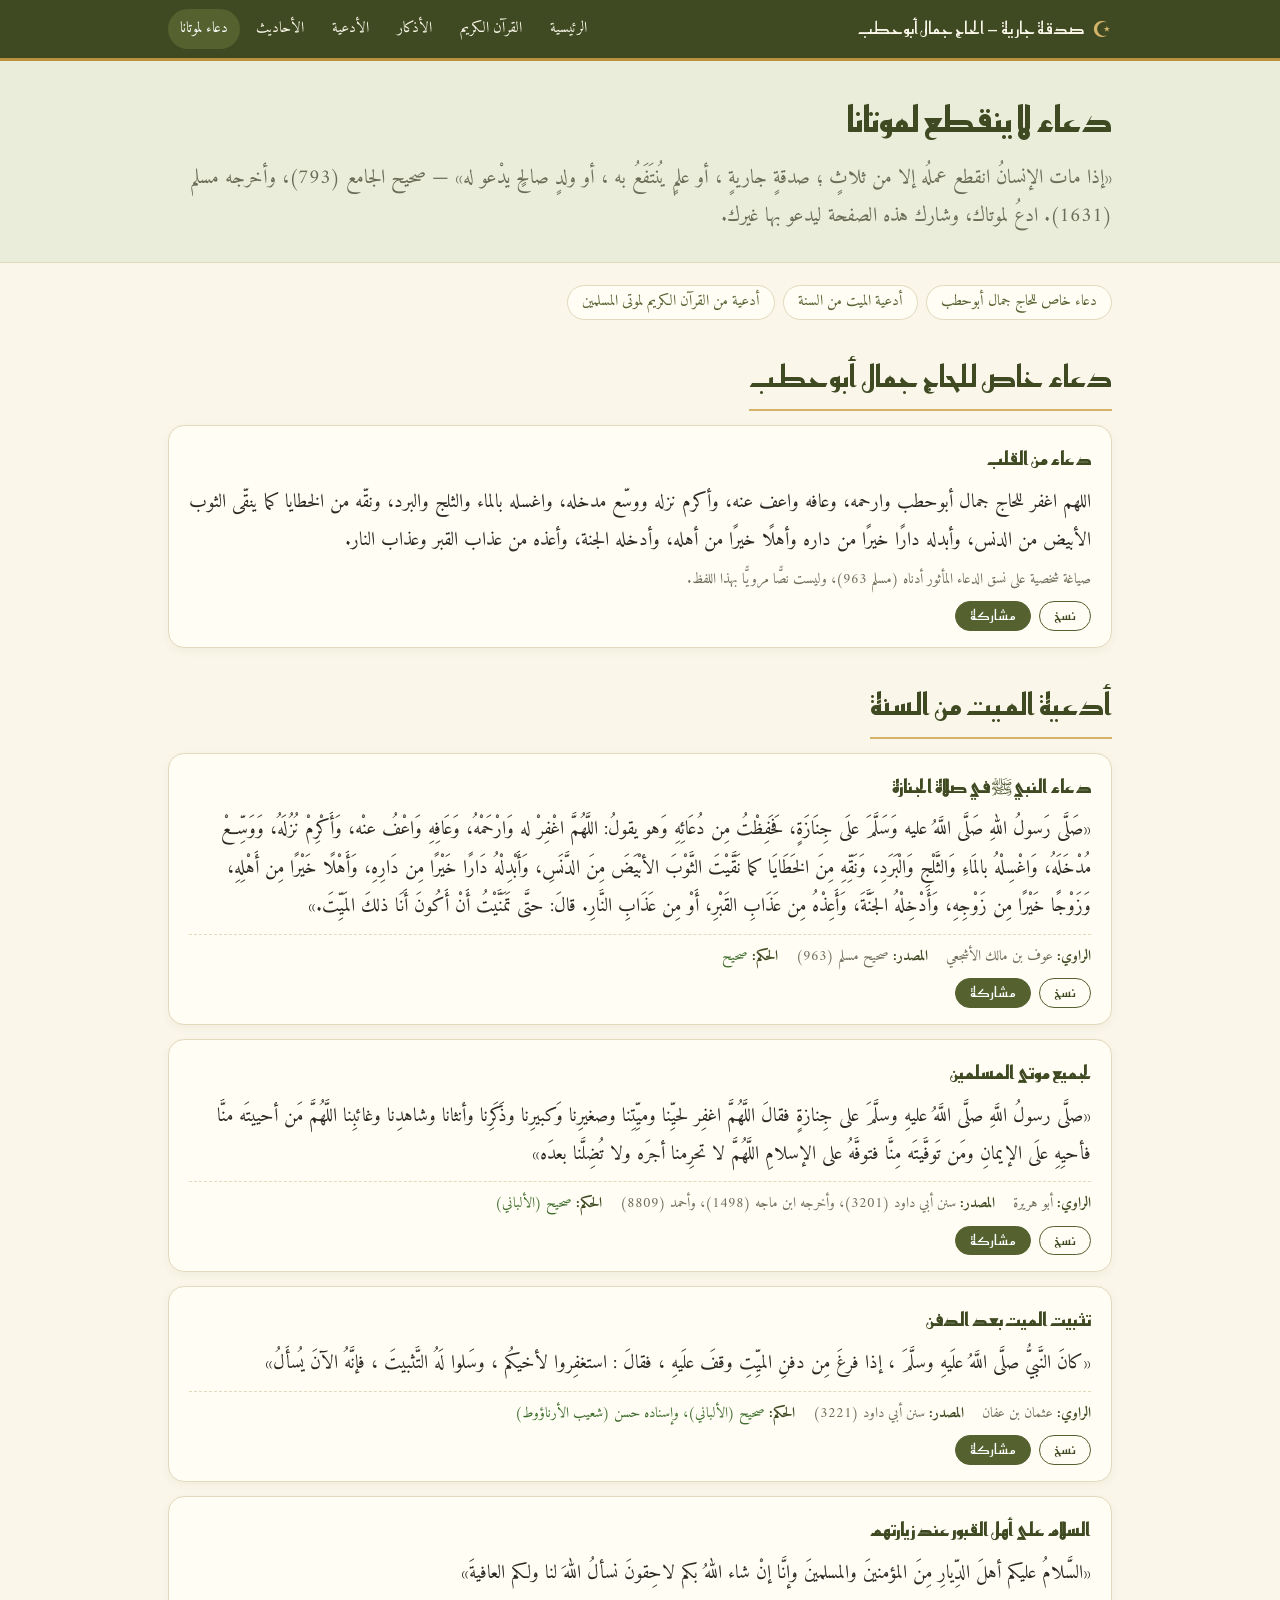
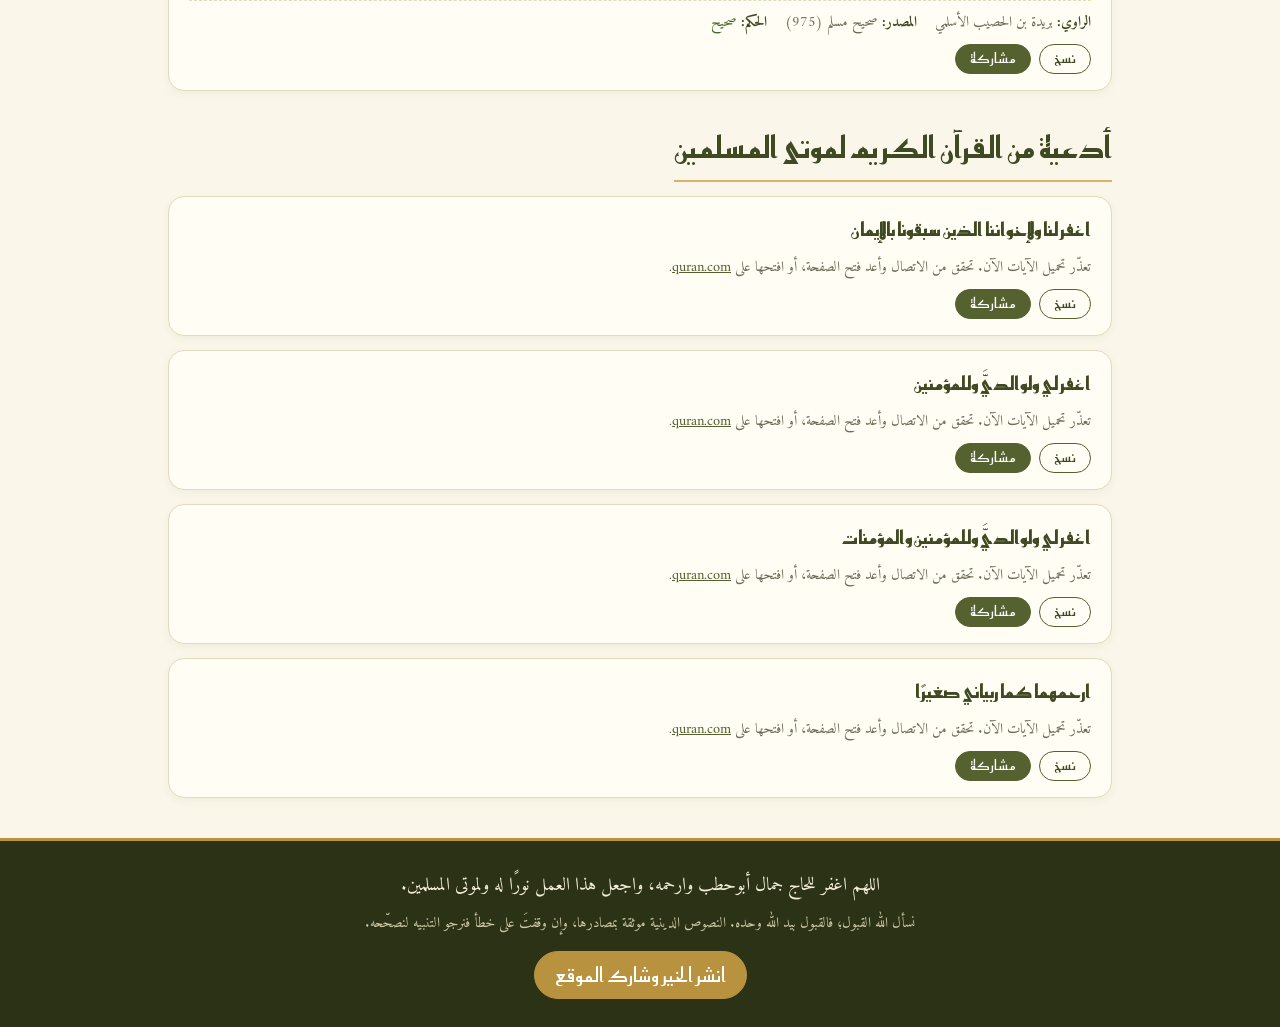
<file: dead.html>
<!doctype html>
<html lang="ar" dir="rtl">
<head>
<meta charset="utf-8">
<meta name="viewport" content="width=device-width, initial-scale=1">
<title>دعاء لا ينقطع لموتانا | صدقة جارية على روح الحاج جمال أبوحطب وجميع موتى المسلمين</title>
<meta name="description" content="أدعية للميت من القرآن والسنة، ودعاء خاص للحاج جمال أبوحطب ولجميع موتى المسلمين، يمكن نسخها ومشاركتها.">
<link rel="canonical" href="https://bassantgamal269-svg.github.io/sadaqa/dead.html">
<meta name="theme-color" content="#3f4a22">
<meta property="og:type" content="website">
<meta property="og:locale" content="ar_AR">
<meta property="og:site_name" content="صدقة جارية على روح الحاج جمال أبوحطب وجميع موتى المسلمين">
<meta property="og:title" content="دعاء لا ينقطع لموتانا | صدقة جارية على روح الحاج جمال أبوحطب وجميع موتى المسلمين">
<meta property="og:description" content="أدعية للميت من القرآن والسنة، ودعاء خاص للحاج جمال أبوحطب ولجميع موتى المسلمين، يمكن نسخها ومشاركتها.">
<meta property="og:url" content="https://bassantgamal269-svg.github.io/sadaqa/dead.html">
<meta property="og:image" content="https://bassantgamal269-svg.github.io/sadaqa/og-image.png">
<meta property="og:image:width" content="1200">
<meta property="og:image:height" content="630">
<meta property="og:image:alt" content="صدقة جارية على روح الحاج جمال أبوحطب وجميع موتى المسلمين">
<meta name="twitter:card" content="summary_large_image">
<meta name="twitter:title" content="دعاء لا ينقطع لموتانا | صدقة جارية على روح الحاج جمال أبوحطب وجميع موتى المسلمين">
<meta name="twitter:description" content="أدعية للميت من القرآن والسنة، ودعاء خاص للحاج جمال أبوحطب ولجميع موتى المسلمين، يمكن نسخها ومشاركتها.">
<meta name="twitter:image" content="https://bassantgamal269-svg.github.io/sadaqa/og-image.png">
<link rel="icon" href="favicon.svg" type="image/svg+xml">
<link rel="preconnect" href="https://fonts.googleapis.com">
<link rel="preconnect" href="https://fonts.gstatic.com" crossorigin>
<link rel="stylesheet" href="https://fonts.googleapis.com/css2?family=Amiri:wght@400;700&family=Amiri+Quran&family=Reem+Kufi:wght@500;700&display=swap">
<link rel="stylesheet" href="style.css">

</head>
<body data-live="1" data-quran-api="https://api.quran.com/api/v4" data-site-url="https://bassantgamal269-svg.github.io/sadaqa" data-site-title="صدقة جارية على روح الحاج جمال أبوحطب وجميع موتى المسلمين">
<a class="skip" href="#main">تخطَّ إلى المحتوى</a>
<header class="top">
  <div class="wrap top-in">
    <a class="brand" href="index.html"><span class="crescent" aria-hidden="true">☪</span><span>صدقة جارية — الحاج جمال أبوحطب</span></a>
    <button class="menu-btn" aria-label="القائمة" aria-expanded="false" data-menu>☰</button>
    <nav class="nav" data-nav><a href="index.html">الرئيسية</a><a href="quran.html">القرآن الكريم</a><a href="adhkar.html">الأذكار</a><a href="duas.html">الأدعية</a><a href="hadith.html">الأحاديث</a><a href="dead.html" aria-current="page">دعاء لموتانا</a></nav>
  </div>
</header>
<main id="main">
<section class="page-head"><div class="wrap"><h1>دعاء لا ينقطع لموتانا</h1><p class="lead">«إذا مات الإنسانُ انقطع عملُه إلا من ثلاثٍ ؛ صدقةٍ جاريةٍ ، أو علمٍ يُنتَفَعُ به ، أو ولدٍ صالحٍ يدْعو له» — صحيح الجامع (793)، وأخرجه مسلم (1631). ادعُ لموتاك، وشارك هذه الصفحة ليدعو بها غيرك.</p></div></section><div class="wrap"><nav class="toc" aria-label="الأقسام"><a href="#special">دعاء خاص للحاج جمال أبوحطب</a><a href="#sunnah">أدعية الميت من السنة</a><a href="#quran">أدعية من القرآن الكريم لموتى المسلمين</a></nav><section class="group" id="special"><h2>دعاء خاص للحاج جمال أبوحطب</h2><div class="cards"><article class="card" id="x-personal">
  <h3>دعاء من القلب</h3>
  <p class="dua-text">اللهم اغفر للحاج جمال أبوحطب وارحمه، وعافه واعف عنه، وأكرم نزله ووسّع مدخله، واغسله بالماء والثلج والبرد، ونقّه من الخطايا كما ينقّى الثوب الأبيض من الدنس، وأبدله دارًا خيرًا من داره وأهلًا خيرًا من أهله، وأدخله الجنة، وأعذه من عذاب القبر وعذاب النار.</p>
  
  <p class="note">صياغة شخصية على نسق الدعاء المأثور أدناه (مسلم 963)، وليست نصًّا مرويًّا بهذا اللفظ.</p>
  
  <div class="actions">
    <button class="btn small ghost" data-copy="دعاء من القلب
اللهم اغفر للحاج جمال أبوحطب وارحمه، وعافه واعف عنه، وأكرم نزله ووسّع مدخله، واغسله بالماء والثلج والبرد، ونقّه من الخطايا كما ينقّى الثوب الأبيض من الدنس، وأبدله دارًا خيرًا من داره وأهلًا خيرًا من أهله، وأدخله الجنة، وأعذه من عذاب القبر وعذاب النار.">نسخ</button>
    <button class="btn small" data-share-item data-title="دعاء من القلب" data-text="دعاء من القلب
اللهم اغفر للحاج جمال أبوحطب وارحمه، وعافه واعف عنه، وأكرم نزله ووسّع مدخله، واغسله بالماء والثلج والبرد، ونقّه من الخطايا كما ينقّى الثوب الأبيض من الدنس، وأبدله دارًا خيرًا من داره وأهلًا خيرًا من أهله، وأدخله الجنة، وأعذه من عذاب القبر وعذاب النار." data-anchor="x-personal">مشاركة</button>
  </div>
</article></div></section><section class="group" id="sunnah"><h2>أدعية الميت من السنة</h2><div class="cards"><article class="card" id="x-963">
  <h3>دعاء النبي ﷺ في صلاة الجنازة</h3>
  <p class="hadith">«صَلَّى رَسولُ اللهِ صَلَّى اللَّهُ عليه وَسَلَّمَ علَى جِنَازَةٍ، فَحَفِظْتُ مِن دُعَائِهِ وَهو يقولُ: اللَّهُمَّ اغْفِرْ له وَارْحَمْهُ، وَعَافِهِ وَاعْفُ عنْه، وَأَكْرِمْ نُزُلَهُ، وَوَسِّعْ مُدْخَلَهُ، وَاغْسِلْهُ بالمَاءِ وَالثَّلْجِ وَالْبَرَدِ، وَنَقِّهِ مِنَ الخَطَايَا كما نَقَّيْتَ الثَّوْبَ الأبْيَضَ مِنَ الدَّنَسِ، وَأَبْدِلْهُ دَارًا خَيْرًا مِن دَارِهِ، وَأَهْلًا خَيْرًا مِن أَهْلِهِ، وَزَوْجًا خَيْرًا مِن زَوْجِهِ، وَأَدْخِلْهُ الجَنَّةَ، وَأَعِذْهُ مِن عَذَابِ القَبْرِ، أَوْ مِن عَذَابِ النَّارِ. قالَ: حتَّى تَمَنَّيْتُ أَنْ أَكُونَ أَنَا ذلكَ المَيِّتَ.»</p>
  <p class="meta"><span><b>الراوي:</b> عوف بن مالك الأشجعي</span><span><b>المصدر:</b> صحيح مسلم (963)</span><span class="grade"><b>الحكم:</b> صحيح</span></p>
  
  
  <div class="actions">
    <button class="btn small ghost" data-copy="دعاء النبي ﷺ في صلاة الجنازة
«صَلَّى رَسولُ اللهِ صَلَّى اللَّهُ عليه وَسَلَّمَ علَى جِنَازَةٍ، فَحَفِظْتُ مِن دُعَائِهِ وَهو يقولُ: اللَّهُمَّ اغْفِرْ له وَارْحَمْهُ، وَعَافِهِ وَاعْفُ عنْه، وَأَكْرِمْ نُزُلَهُ، وَوَسِّعْ مُدْخَلَهُ، وَاغْسِلْهُ بالمَاءِ وَالثَّلْجِ وَالْبَرَدِ، وَنَقِّهِ مِنَ الخَطَايَا كما نَقَّيْتَ الثَّوْبَ الأبْيَضَ مِنَ الدَّنَسِ، وَأَبْدِلْهُ دَارًا خَيْرًا مِن دَارِهِ، وَأَهْلًا خَيْرًا مِن أَهْلِهِ، وَزَوْجًا خَيْرًا مِن زَوْجِهِ، وَأَدْخِلْهُ الجَنَّةَ، وَأَعِذْهُ مِن عَذَابِ القَبْرِ، أَوْ مِن عَذَابِ النَّارِ. قالَ: حتَّى تَمَنَّيْتُ أَنْ أَكُونَ أَنَا ذلكَ المَيِّتَ.»
(عوف بن مالك الأشجعي — صحيح مسلم (963) — صحيح)">نسخ</button>
    <button class="btn small" data-share-item data-title="دعاء النبي ﷺ في صلاة الجنازة" data-text="دعاء النبي ﷺ في صلاة الجنازة
«صَلَّى رَسولُ اللهِ صَلَّى اللَّهُ عليه وَسَلَّمَ علَى جِنَازَةٍ، فَحَفِظْتُ مِن دُعَائِهِ وَهو يقولُ: اللَّهُمَّ اغْفِرْ له وَارْحَمْهُ، وَعَافِهِ وَاعْفُ عنْه، وَأَكْرِمْ نُزُلَهُ، وَوَسِّعْ مُدْخَلَهُ، وَاغْسِلْهُ بالمَاءِ وَالثَّلْجِ وَالْبَرَدِ، وَنَقِّهِ مِنَ الخَطَايَا كما نَقَّيْتَ الثَّوْبَ الأبْيَضَ مِنَ الدَّنَسِ، وَأَبْدِلْهُ دَارًا خَيْرًا مِن دَارِهِ، وَأَهْلًا خَيْرًا مِن أَهْلِهِ، وَزَوْجًا خَيْرًا مِن زَوْجِهِ، وَأَدْخِلْهُ الجَنَّةَ، وَأَعِذْهُ مِن عَذَابِ القَبْرِ، أَوْ مِن عَذَابِ النَّارِ. قالَ: حتَّى تَمَنَّيْتُ أَنْ أَكُونَ أَنَا ذلكَ المَيِّتَ.»
(عوف بن مالك الأشجعي — صحيح مسلم (963) — صحيح)" data-anchor="x-963">مشاركة</button>
  </div>
</article><article class="card" id="x-3201">
  <h3>لجميع موتى المسلمين</h3>
  <p class="hadith">«صلَّى رسولُ اللَّهِ صلَّى اللَّهُ عليهِ وسلَّمَ على جِنازةٍ فقالَ اللَّهُمَّ اغفِر لحيِّنا وميِّتِنا وصغيرِنا وَكبيرِنا وذَكَرِنا وأنثانا وشاهدِنا وغائبِنا اللَّهُمَّ مَن أحييتَه منَّا فأحيِهِ علَى الإيمانِ ومَن تَوفَّيتَه مِنَّا فتوفَّهُ على الإسلامِ اللَّهُمَّ لا تحرِمنا أجرَه ولا تُضِلَّنا بعدَه»</p>
  <p class="meta"><span><b>الراوي:</b> أبو هريرة</span><span><b>المصدر:</b> سنن أبي داود (3201)، وأخرجه ابن ماجه (1498)، وأحمد (8809)</span><span class="grade"><b>الحكم:</b> صحيح (الألباني)</span></p>
  
  
  <div class="actions">
    <button class="btn small ghost" data-copy="لجميع موتى المسلمين
«صلَّى رسولُ اللَّهِ صلَّى اللَّهُ عليهِ وسلَّمَ على جِنازةٍ فقالَ اللَّهُمَّ اغفِر لحيِّنا وميِّتِنا وصغيرِنا وَكبيرِنا وذَكَرِنا وأنثانا وشاهدِنا وغائبِنا اللَّهُمَّ مَن أحييتَه منَّا فأحيِهِ علَى الإيمانِ ومَن تَوفَّيتَه مِنَّا فتوفَّهُ على الإسلامِ اللَّهُمَّ لا تحرِمنا أجرَه ولا تُضِلَّنا بعدَه»
(أبو هريرة — سنن أبي داود (3201)، وأخرجه ابن ماجه (1498)، وأحمد (8809) — صحيح (الألباني))">نسخ</button>
    <button class="btn small" data-share-item data-title="لجميع موتى المسلمين" data-text="لجميع موتى المسلمين
«صلَّى رسولُ اللَّهِ صلَّى اللَّهُ عليهِ وسلَّمَ على جِنازةٍ فقالَ اللَّهُمَّ اغفِر لحيِّنا وميِّتِنا وصغيرِنا وَكبيرِنا وذَكَرِنا وأنثانا وشاهدِنا وغائبِنا اللَّهُمَّ مَن أحييتَه منَّا فأحيِهِ علَى الإيمانِ ومَن تَوفَّيتَه مِنَّا فتوفَّهُ على الإسلامِ اللَّهُمَّ لا تحرِمنا أجرَه ولا تُضِلَّنا بعدَه»
(أبو هريرة — سنن أبي داود (3201)، وأخرجه ابن ماجه (1498)، وأحمد (8809) — صحيح (الألباني))" data-anchor="x-3201">مشاركة</button>
  </div>
</article><article class="card" id="x-3221">
  <h3>تثبيت الميت بعد الدفن</h3>
  <p class="hadith">«كانَ النَّبيُّ صلَّى اللَّهُ علَيهِ وسلَّمَ ، إذا فرغَ مِن دفنِ الميِّتِ وقفَ علَيهِ ، فقالَ : استغفِروا لأخيكُم ، وسَلوا لَهُ التَّثبيتَ ، فإنَّهُ الآنَ يُسأَلُ»</p>
  <p class="meta"><span><b>الراوي:</b> عثمان بن عفان</span><span><b>المصدر:</b> سنن أبي داود (3221)</span><span class="grade"><b>الحكم:</b> صحيح (الألباني)، وإسناده حسن (شعيب الأرناؤوط)</span></p>
  
  
  <div class="actions">
    <button class="btn small ghost" data-copy="تثبيت الميت بعد الدفن
«كانَ النَّبيُّ صلَّى اللَّهُ علَيهِ وسلَّمَ ، إذا فرغَ مِن دفنِ الميِّتِ وقفَ علَيهِ ، فقالَ : استغفِروا لأخيكُم ، وسَلوا لَهُ التَّثبيتَ ، فإنَّهُ الآنَ يُسأَلُ»
(عثمان بن عفان — سنن أبي داود (3221) — صحيح (الألباني)، وإسناده حسن (شعيب الأرناؤوط))">نسخ</button>
    <button class="btn small" data-share-item data-title="تثبيت الميت بعد الدفن" data-text="تثبيت الميت بعد الدفن
«كانَ النَّبيُّ صلَّى اللَّهُ علَيهِ وسلَّمَ ، إذا فرغَ مِن دفنِ الميِّتِ وقفَ علَيهِ ، فقالَ : استغفِروا لأخيكُم ، وسَلوا لَهُ التَّثبيتَ ، فإنَّهُ الآنَ يُسأَلُ»
(عثمان بن عفان — سنن أبي داود (3221) — صحيح (الألباني)، وإسناده حسن (شعيب الأرناؤوط))" data-anchor="x-3221">مشاركة</button>
  </div>
</article><article class="card" id="x-975">
  <h3>السلام على أهل القبور عند زيارتهم</h3>
  <p class="hadith">«السَّلامُ عليكم أهلَ الدِّيارِ مِنَ المؤمنينَ والمسلمينَ وإنَّا إنْ شاء اللهُ بكم لاحِقونَ نسألُ اللهَ لنا ولكم العافيةَ»</p>
  <p class="meta"><span><b>الراوي:</b> بريدة بن الحصيب الأسلمي</span><span><b>المصدر:</b> صحيح مسلم (975)</span><span class="grade"><b>الحكم:</b> صحيح</span></p>
  
  
  <div class="actions">
    <button class="btn small ghost" data-copy="السلام على أهل القبور عند زيارتهم
«السَّلامُ عليكم أهلَ الدِّيارِ مِنَ المؤمنينَ والمسلمينَ وإنَّا إنْ شاء اللهُ بكم لاحِقونَ نسألُ اللهَ لنا ولكم العافيةَ»
(بريدة بن الحصيب الأسلمي — صحيح مسلم (975) — صحيح)">نسخ</button>
    <button class="btn small" data-share-item data-title="السلام على أهل القبور عند زيارتهم" data-text="السلام على أهل القبور عند زيارتهم
«السَّلامُ عليكم أهلَ الدِّيارِ مِنَ المؤمنينَ والمسلمينَ وإنَّا إنْ شاء اللهُ بكم لاحِقونَ نسألُ اللهَ لنا ولكم العافيةَ»
(بريدة بن الحصيب الأسلمي — صحيح مسلم (975) — صحيح)" data-anchor="x-975">مشاركة</button>
  </div>
</article></div></section><section class="group" id="quran"><h2>أدعية من القرآن الكريم لموتى المسلمين</h2><div class="cards"><article class="card" id="x-59-10">
  <h3>اغفر لنا ولإخواننا الذين سبقونا بالإيمان</h3>
  <div class="qref" data-qref="59:10"><p class="muted">جارٍ تحميل الآيات…</p></div>
  
  
  
  <div class="actions">
    <button class="btn small ghost" data-copy="اغفر لنا ولإخواننا الذين سبقونا بالإيمان">نسخ</button>
    <button class="btn small" data-share-item data-title="اغفر لنا ولإخواننا الذين سبقونا بالإيمان" data-text="اغفر لنا ولإخواننا الذين سبقونا بالإيمان" data-anchor="x-59-10">مشاركة</button>
  </div>
</article><article class="card" id="x-14-41">
  <h3>اغفر لي ولوالديَّ وللمؤمنين</h3>
  <div class="qref" data-qref="14:41"><p class="muted">جارٍ تحميل الآيات…</p></div>
  
  
  
  <div class="actions">
    <button class="btn small ghost" data-copy="اغفر لي ولوالديَّ وللمؤمنين">نسخ</button>
    <button class="btn small" data-share-item data-title="اغفر لي ولوالديَّ وللمؤمنين" data-text="اغفر لي ولوالديَّ وللمؤمنين" data-anchor="x-14-41">مشاركة</button>
  </div>
</article><article class="card" id="x-71-28">
  <h3>اغفر لي ولوالديَّ وللمؤمنين والمؤمنات</h3>
  <div class="qref" data-qref="71:28"><p class="muted">جارٍ تحميل الآيات…</p></div>
  
  
  
  <div class="actions">
    <button class="btn small ghost" data-copy="اغفر لي ولوالديَّ وللمؤمنين والمؤمنات">نسخ</button>
    <button class="btn small" data-share-item data-title="اغفر لي ولوالديَّ وللمؤمنين والمؤمنات" data-text="اغفر لي ولوالديَّ وللمؤمنين والمؤمنات" data-anchor="x-71-28">مشاركة</button>
  </div>
</article><article class="card" id="x-17-24">
  <h3>ارحمهما كما ربياني صغيرًا</h3>
  <div class="qref" data-qref="17:24"><p class="muted">جارٍ تحميل الآيات…</p></div>
  
  
  
  <div class="actions">
    <button class="btn small ghost" data-copy="ارحمهما كما ربياني صغيرًا">نسخ</button>
    <button class="btn small" data-share-item data-title="ارحمهما كما ربياني صغيرًا" data-text="ارحمهما كما ربياني صغيرًا" data-anchor="x-17-24">مشاركة</button>
  </div>
</article></div></section></div>
</main>
<footer class="foot">
  <div class="wrap">
    <p class="foot-dua">اللهم اغفر للحاج جمال أبوحطب وارحمه، واجعل هذا العمل نورًا له ولموتى المسلمين.</p>
    <p class="foot-note">نسأل الله القبول؛ فالقبول بيد الله وحده. النصوص الدينية موثقة بمصادرها، وإن وقفتَ على خطأ فنرجو التنبيه لنصحّحه.</p>
    <button class="btn gold" data-share-site>انشر الخير وشارك الموقع</button>
  </div>
</footer>
<div class="modal" data-modal hidden role="dialog" aria-modal="true" aria-label="مشاركة">
  <div class="sheet">
    <button class="close" data-close aria-label="إغلاق">×</button>
    <h2 data-modal-title>انشر الخير</h2>
    <p class="muted" data-modal-sub></p>
    <div class="share-grid" data-share-grid></div>
    <p class="muted small" data-stories-tip></p>
    <div class="copy-row"><input readonly data-share-url aria-label="الرابط"><button class="btn" data-copy-link>نسخ</button></div>
  </div>
</div>
<script src="app.js" defer></script>
</body>
</html>
</file>
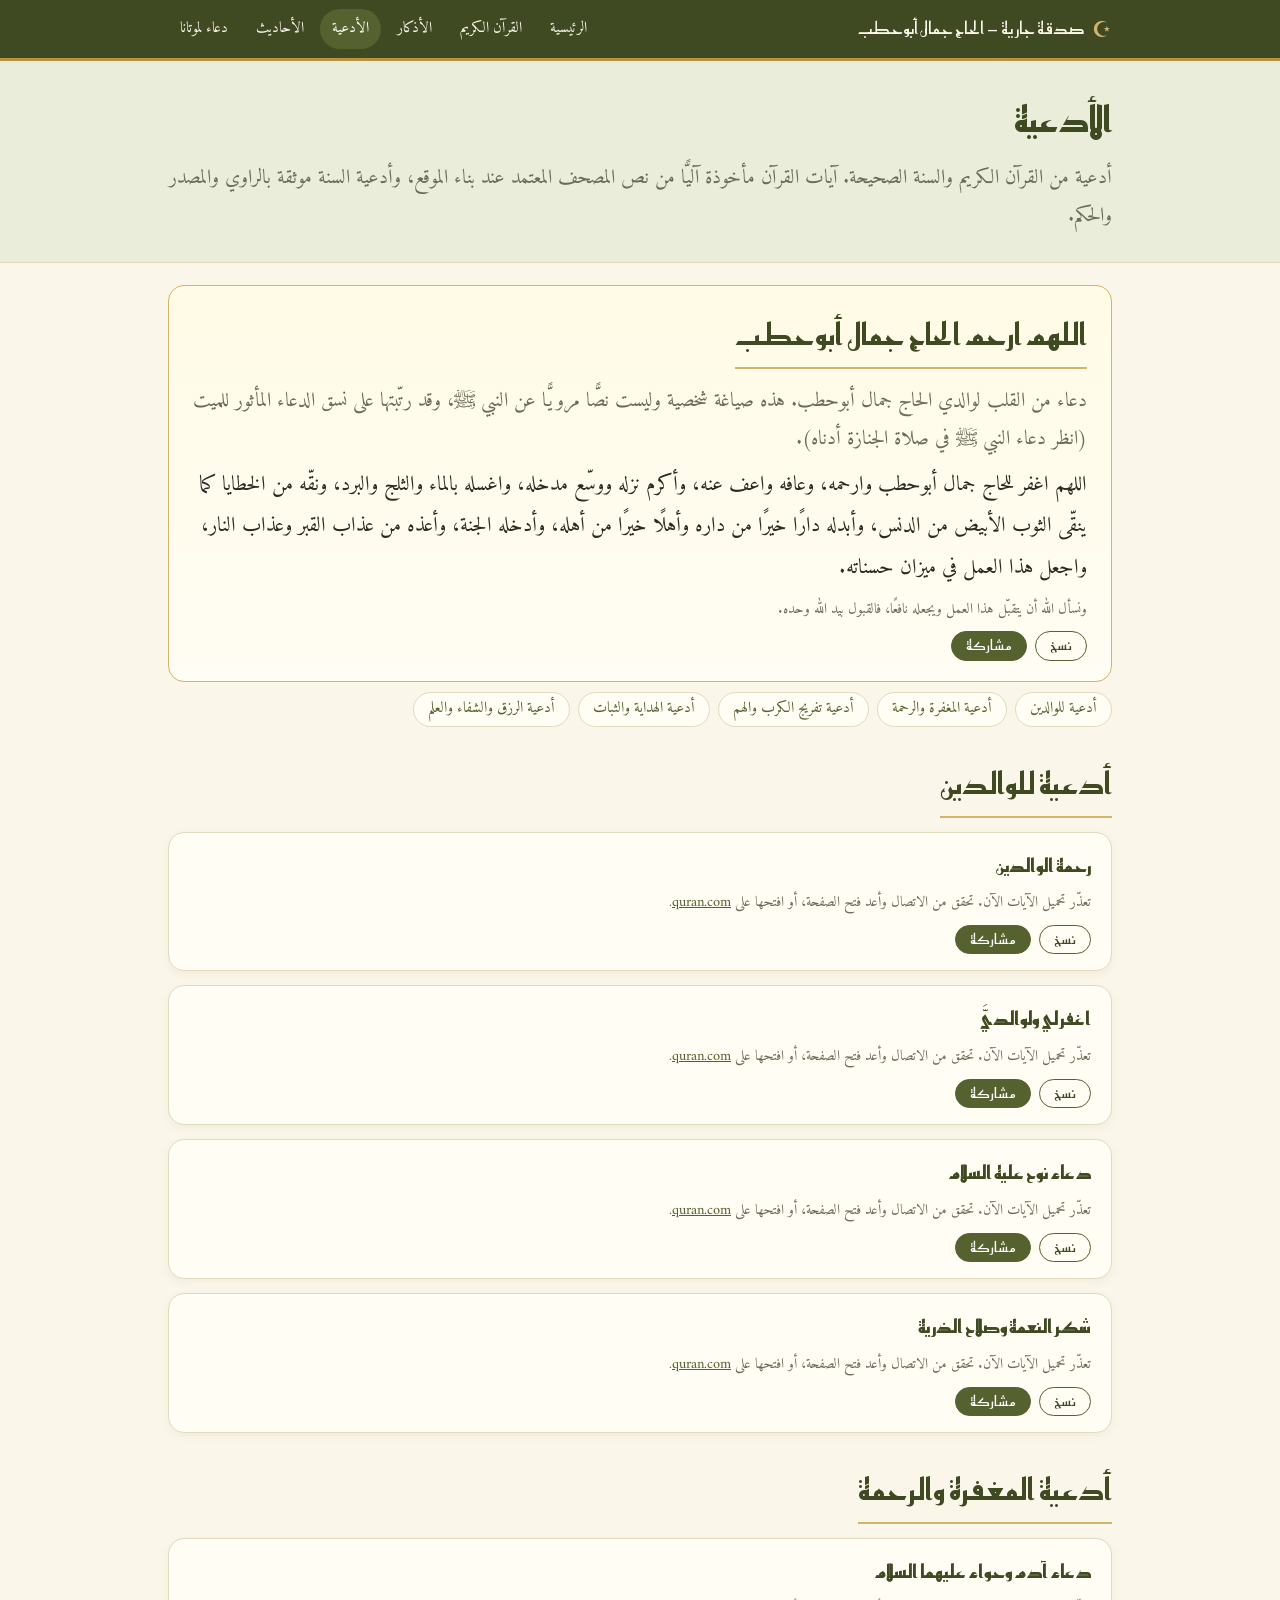
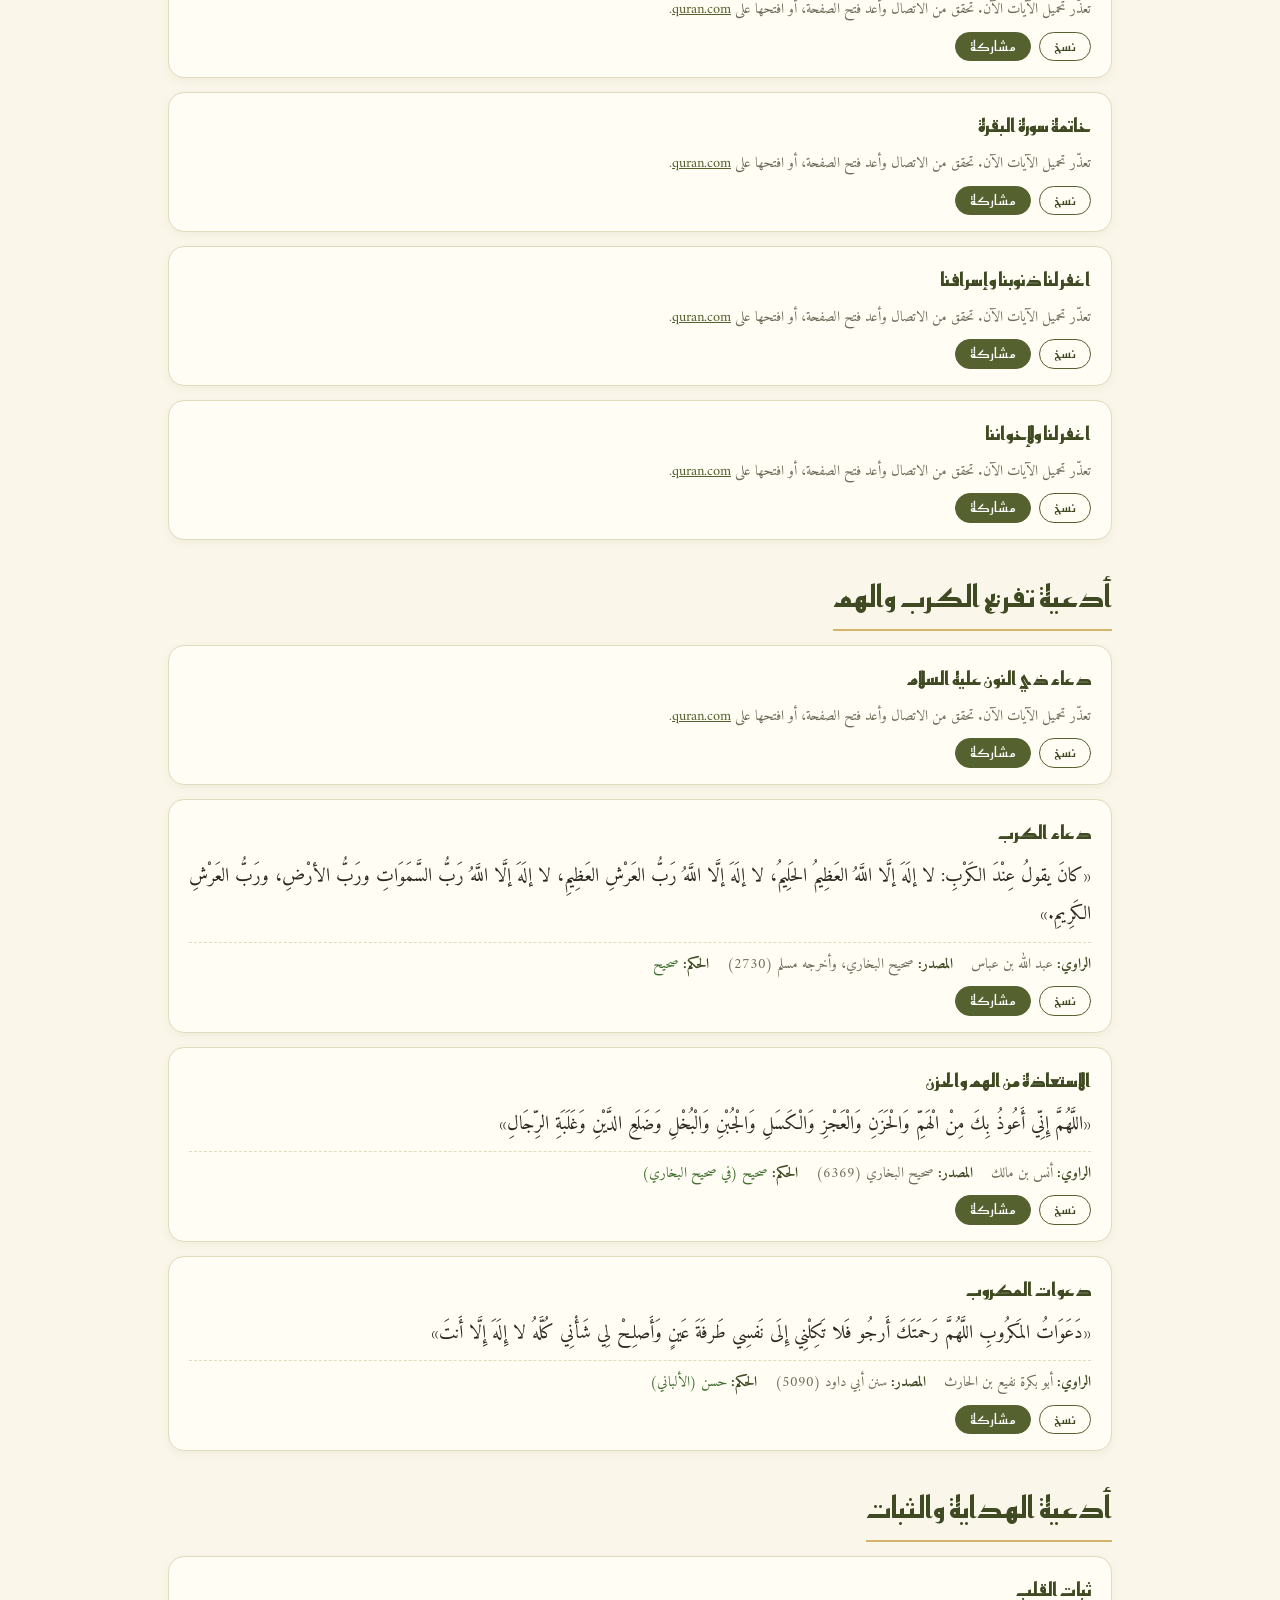
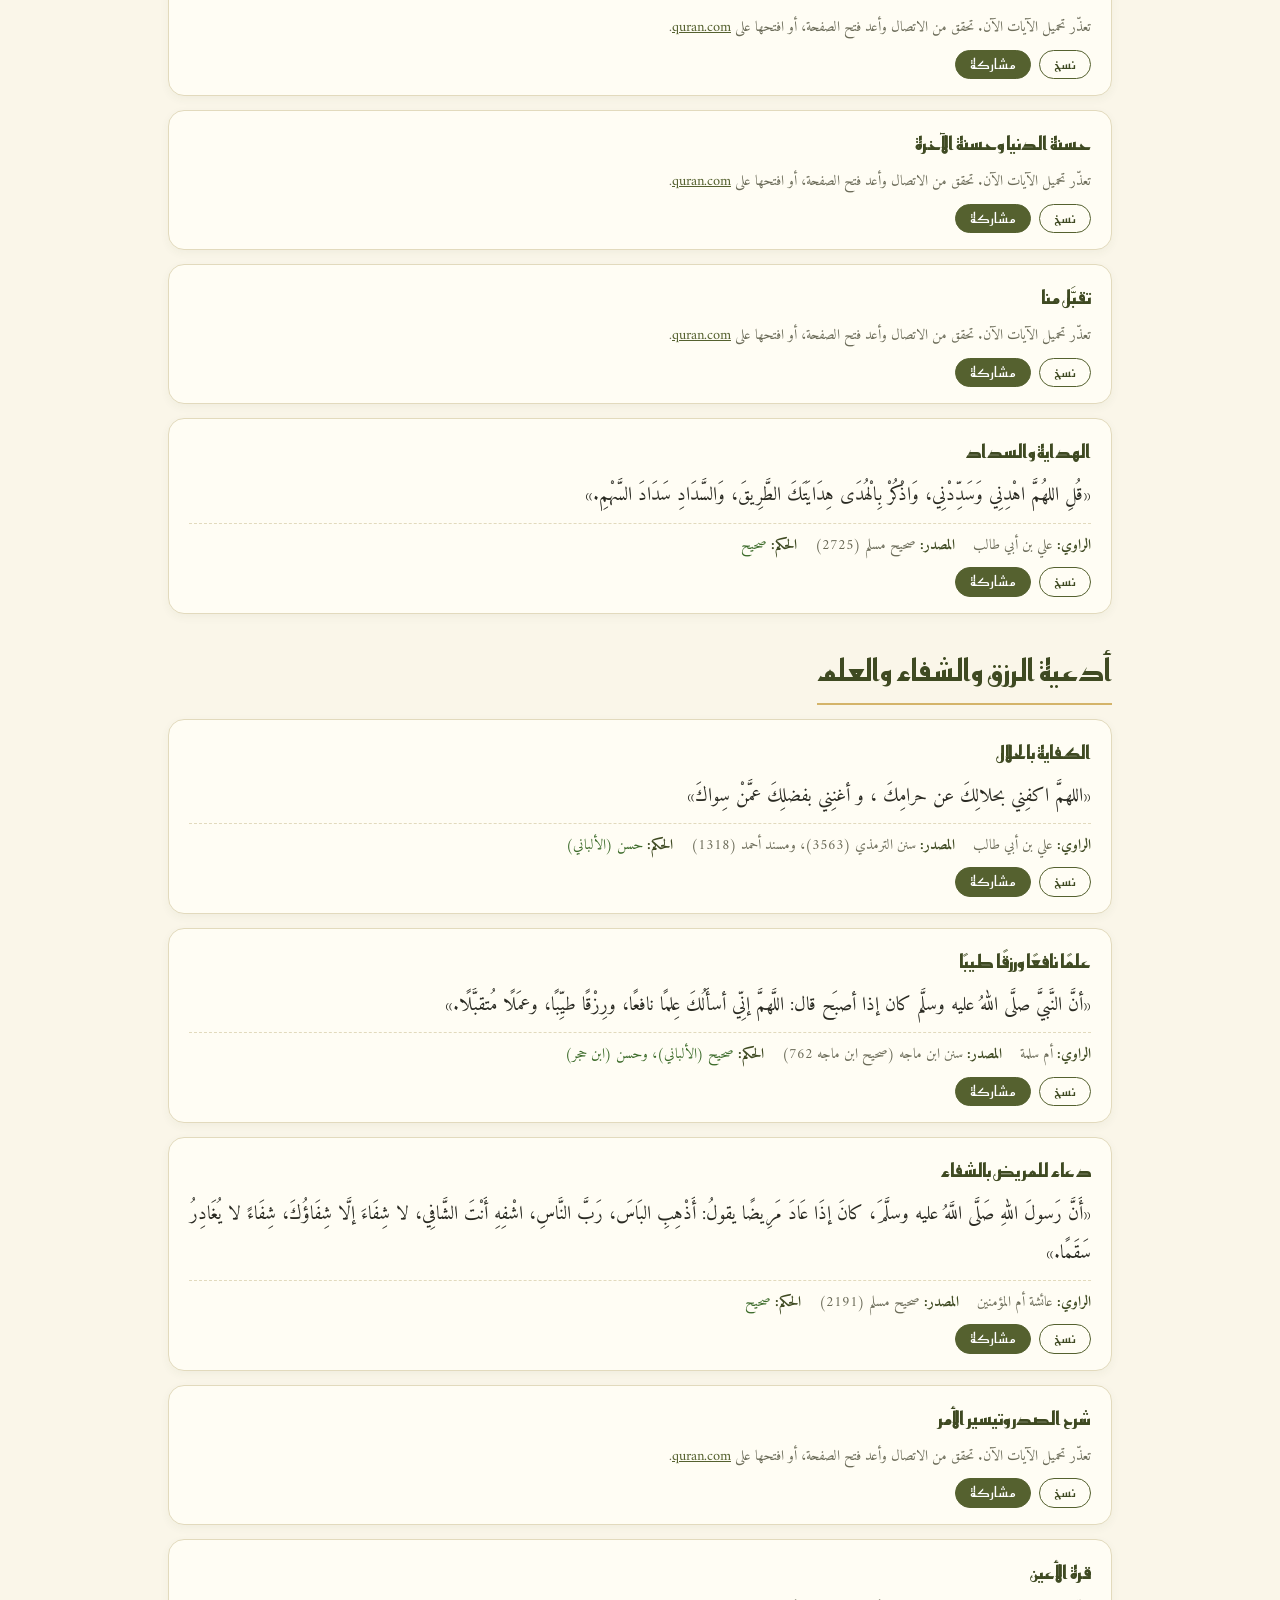
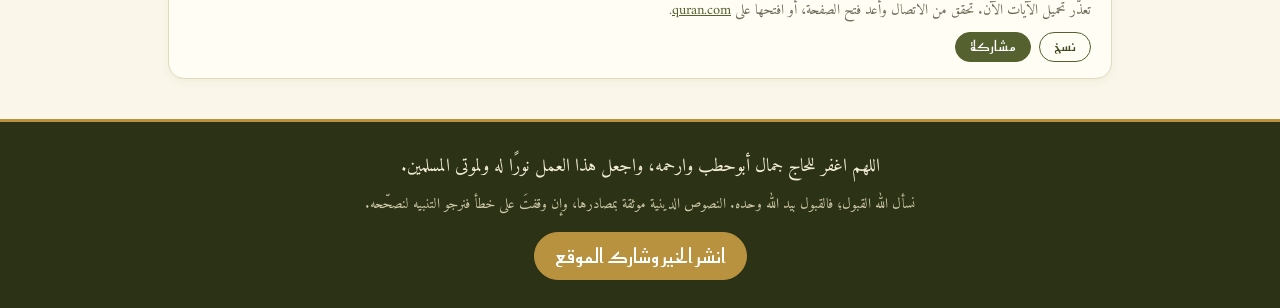
<file: duas.html>
<!doctype html>
<html lang="ar" dir="rtl">
<head>
<meta charset="utf-8">
<meta name="viewport" content="width=device-width, initial-scale=1">
<title>الأدعية | صدقة جارية على روح الحاج جمال أبوحطب وجميع موتى المسلمين</title>
<meta name="description" content="أدعية من القرآن الكريم والسنة الصحيحة للوالدين والمغفرة والرحمة وتفريج الكرب والرزق والشفاء والهداية.">
<link rel="canonical" href="https://bassantgamal269-svg.github.io/sadaqa/duas.html">
<meta name="theme-color" content="#3f4a22">
<meta property="og:type" content="website">
<meta property="og:locale" content="ar_AR">
<meta property="og:site_name" content="صدقة جارية على روح الحاج جمال أبوحطب وجميع موتى المسلمين">
<meta property="og:title" content="الأدعية | صدقة جارية على روح الحاج جمال أبوحطب وجميع موتى المسلمين">
<meta property="og:description" content="أدعية من القرآن الكريم والسنة الصحيحة للوالدين والمغفرة والرحمة وتفريج الكرب والرزق والشفاء والهداية.">
<meta property="og:url" content="https://bassantgamal269-svg.github.io/sadaqa/duas.html">
<meta property="og:image" content="https://bassantgamal269-svg.github.io/sadaqa/og-image.png">
<meta property="og:image:width" content="1200">
<meta property="og:image:height" content="630">
<meta property="og:image:alt" content="صدقة جارية على روح الحاج جمال أبوحطب وجميع موتى المسلمين">
<meta name="twitter:card" content="summary_large_image">
<meta name="twitter:title" content="الأدعية | صدقة جارية على روح الحاج جمال أبوحطب وجميع موتى المسلمين">
<meta name="twitter:description" content="أدعية من القرآن الكريم والسنة الصحيحة للوالدين والمغفرة والرحمة وتفريج الكرب والرزق والشفاء والهداية.">
<meta name="twitter:image" content="https://bassantgamal269-svg.github.io/sadaqa/og-image.png">
<link rel="icon" href="favicon.svg" type="image/svg+xml">
<link rel="preconnect" href="https://fonts.googleapis.com">
<link rel="preconnect" href="https://fonts.gstatic.com" crossorigin>
<link rel="stylesheet" href="https://fonts.googleapis.com/css2?family=Amiri:wght@400;700&family=Amiri+Quran&family=Reem+Kufi:wght@500;700&display=swap">
<link rel="stylesheet" href="style.css">

</head>
<body data-live="1" data-quran-api="https://api.quran.com/api/v4" data-site-url="https://bassantgamal269-svg.github.io/sadaqa" data-site-title="صدقة جارية على روح الحاج جمال أبوحطب وجميع موتى المسلمين">
<a class="skip" href="#main">تخطَّ إلى المحتوى</a>
<header class="top">
  <div class="wrap top-in">
    <a class="brand" href="index.html"><span class="crescent" aria-hidden="true">☪</span><span>صدقة جارية — الحاج جمال أبوحطب</span></a>
    <button class="menu-btn" aria-label="القائمة" aria-expanded="false" data-menu>☰</button>
    <nav class="nav" data-nav><a href="index.html">الرئيسية</a><a href="quran.html">القرآن الكريم</a><a href="adhkar.html">الأذكار</a><a href="duas.html" aria-current="page">الأدعية</a><a href="hadith.html">الأحاديث</a><a href="dead.html">دعاء لموتانا</a></nav>
  </div>
</header>
<main id="main">
<section class="page-head"><div class="wrap"><h1>الأدعية</h1><p class="lead">أدعية من القرآن الكريم والسنة الصحيحة. آيات القرآن مأخوذة آليًّا من نص المصحف المعتمد عند بناء الموقع، وأدعية السنة موثقة بالراوي والمصدر والحكم.</p></div></section><div class="wrap"><section class="featured" id="rahma"><h2>اللهم ارحم الحاج جمال أبوحطب</h2><p class="lead">دعاء من القلب لوالدي الحاج جمال أبوحطب. هذه صياغة شخصية وليست نصًّا مرويًّا عن النبي ﷺ، وقد رتّبتها على نسق الدعاء المأثور للميت (انظر دعاء النبي ﷺ في صلاة الجنازة أدناه).</p><p class="dua-text big">اللهم اغفر للحاج جمال أبوحطب وارحمه، وعافه واعف عنه، وأكرم نزله ووسّع مدخله، واغسله بالماء والثلج والبرد، ونقّه من الخطايا كما ينقّى الثوب الأبيض من الدنس، وأبدله دارًا خيرًا من داره وأهلًا خيرًا من أهله، وأدخله الجنة، وأعذه من عذاب القبر وعذاب النار، واجعل هذا العمل في ميزان حسناته.</p><p class="note">ونسأل الله أن يتقبّل هذا العمل ويجعله نافعًا، فالقبول بيد الله وحده.</p>
    <div class="actions"><button class="btn small ghost" data-copy="اللهم اغفر للحاج جمال أبوحطب وارحمه، وعافه واعف عنه، وأكرم نزله ووسّع مدخله، واغسله بالماء والثلج والبرد، ونقّه من الخطايا كما ينقّى الثوب الأبيض من الدنس، وأبدله دارًا خيرًا من داره وأهلًا خيرًا من أهله، وأدخله الجنة، وأعذه من عذاب القبر وعذاب النار، واجعل هذا العمل في ميزان حسناته.">نسخ</button><button class="btn small" data-share-item data-title="اللهم ارحم الحاج جمال أبوحطب" data-text="اللهم ارحم الحاج جمال أبوحطب
اللهم اغفر للحاج جمال أبوحطب وارحمه، وعافه واعف عنه، وأكرم نزله ووسّع مدخله، واغسله بالماء والثلج والبرد، ونقّه من الخطايا كما ينقّى الثوب الأبيض من الدنس، وأبدله دارًا خيرًا من داره وأهلًا خيرًا من أهله، وأدخله الجنة، وأعذه من عذاب القبر وعذاب النار، واجعل هذا العمل في ميزان حسناته." data-anchor="rahma">مشاركة</button></div></section></div><div class="wrap"><nav class="toc" aria-label="الأقسام"><a href="#parents">أدعية للوالدين</a><a href="#forgiveness">أدعية المغفرة والرحمة</a><a href="#relief">أدعية تفريج الكرب والهم</a><a href="#guidance">أدعية الهداية والثبات</a><a href="#rizq-shifa">أدعية الرزق والشفاء والعلم</a></nav><section class="group" id="parents"><h2>أدعية للوالدين</h2><div class="cards"><article class="card" id="d-17-24">
  <h3>رحمة الوالدين</h3>
  <div class="qref" data-qref="17:24"><p class="muted">جارٍ تحميل الآيات…</p></div>
  
  
  
  <div class="actions">
    <button class="btn small ghost" data-copy="رحمة الوالدين">نسخ</button>
    <button class="btn small" data-share-item data-title="رحمة الوالدين" data-text="رحمة الوالدين" data-anchor="d-17-24">مشاركة</button>
  </div>
</article><article class="card" id="d-14-41">
  <h3>اغفر لي ولوالديَّ</h3>
  <div class="qref" data-qref="14:41"><p class="muted">جارٍ تحميل الآيات…</p></div>
  
  
  
  <div class="actions">
    <button class="btn small ghost" data-copy="اغفر لي ولوالديَّ">نسخ</button>
    <button class="btn small" data-share-item data-title="اغفر لي ولوالديَّ" data-text="اغفر لي ولوالديَّ" data-anchor="d-14-41">مشاركة</button>
  </div>
</article><article class="card" id="d-71-28">
  <h3>دعاء نوح عليه السلام</h3>
  <div class="qref" data-qref="71:28"><p class="muted">جارٍ تحميل الآيات…</p></div>
  
  
  
  <div class="actions">
    <button class="btn small ghost" data-copy="دعاء نوح عليه السلام">نسخ</button>
    <button class="btn small" data-share-item data-title="دعاء نوح عليه السلام" data-text="دعاء نوح عليه السلام" data-anchor="d-71-28">مشاركة</button>
  </div>
</article><article class="card" id="d-46-15">
  <h3>شكر النعمة وصلاح الذرية</h3>
  <div class="qref" data-qref="46:15"><p class="muted">جارٍ تحميل الآيات…</p></div>
  
  
  
  <div class="actions">
    <button class="btn small ghost" data-copy="شكر النعمة وصلاح الذرية">نسخ</button>
    <button class="btn small" data-share-item data-title="شكر النعمة وصلاح الذرية" data-text="شكر النعمة وصلاح الذرية" data-anchor="d-46-15">مشاركة</button>
  </div>
</article></div></section><section class="group" id="forgiveness"><h2>أدعية المغفرة والرحمة</h2><div class="cards"><article class="card" id="d-7-23">
  <h3>دعاء آدم وحواء عليهما السلام</h3>
  <div class="qref" data-qref="7:23"><p class="muted">جارٍ تحميل الآيات…</p></div>
  
  
  
  <div class="actions">
    <button class="btn small ghost" data-copy="دعاء آدم وحواء عليهما السلام">نسخ</button>
    <button class="btn small" data-share-item data-title="دعاء آدم وحواء عليهما السلام" data-text="دعاء آدم وحواء عليهما السلام" data-anchor="d-7-23">مشاركة</button>
  </div>
</article><article class="card" id="d-2-286">
  <h3>خاتمة سورة البقرة</h3>
  <div class="qref" data-qref="2:286"><p class="muted">جارٍ تحميل الآيات…</p></div>
  
  
  
  <div class="actions">
    <button class="btn small ghost" data-copy="خاتمة سورة البقرة">نسخ</button>
    <button class="btn small" data-share-item data-title="خاتمة سورة البقرة" data-text="خاتمة سورة البقرة" data-anchor="d-2-286">مشاركة</button>
  </div>
</article><article class="card" id="d-3-147">
  <h3>اغفر لنا ذنوبنا وإسرافنا</h3>
  <div class="qref" data-qref="3:147"><p class="muted">جارٍ تحميل الآيات…</p></div>
  
  
  
  <div class="actions">
    <button class="btn small ghost" data-copy="اغفر لنا ذنوبنا وإسرافنا">نسخ</button>
    <button class="btn small" data-share-item data-title="اغفر لنا ذنوبنا وإسرافنا" data-text="اغفر لنا ذنوبنا وإسرافنا" data-anchor="d-3-147">مشاركة</button>
  </div>
</article><article class="card" id="d-59-10">
  <h3>اغفر لنا ولإخواننا</h3>
  <div class="qref" data-qref="59:10"><p class="muted">جارٍ تحميل الآيات…</p></div>
  
  
  
  <div class="actions">
    <button class="btn small ghost" data-copy="اغفر لنا ولإخواننا">نسخ</button>
    <button class="btn small" data-share-item data-title="اغفر لنا ولإخواننا" data-text="اغفر لنا ولإخواننا" data-anchor="d-59-10">مشاركة</button>
  </div>
</article></div></section><section class="group" id="relief"><h2>أدعية تفريج الكرب والهم</h2><div class="cards"><article class="card" id="d-21-87">
  <h3>دعاء ذي النون عليه السلام</h3>
  <div class="qref" data-qref="21:87"><p class="muted">جارٍ تحميل الآيات…</p></div>
  
  
  
  <div class="actions">
    <button class="btn small ghost" data-copy="دعاء ذي النون عليه السلام">نسخ</button>
    <button class="btn small" data-share-item data-title="دعاء ذي النون عليه السلام" data-text="دعاء ذي النون عليه السلام" data-anchor="d-21-87">مشاركة</button>
  </div>
</article><article class="card" id="d-karb">
  <h3>دعاء الكرب</h3>
  <p class="hadith">«كانَ يقولُ عِنْدَ الكَرْبِ: لا إلَهَ إلَّا اللَّهُ العَظِيمُ الحَلِيمُ، لا إلَهَ إلَّا اللَّهُ رَبُّ العَرْشِ العَظِيمِ، لا إلَهَ إلَّا اللَّهُ رَبُّ السَّمَوَاتِ ورَبُّ الأرْضِ، ورَبُّ العَرْشِ الكَرِيمِ.»</p>
  <p class="meta"><span><b>الراوي:</b> عبد الله بن عباس</span><span><b>المصدر:</b> صحيح البخاري، وأخرجه مسلم (2730)</span><span class="grade"><b>الحكم:</b> صحيح</span></p>
  
  
  <div class="actions">
    <button class="btn small ghost" data-copy="دعاء الكرب
«كانَ يقولُ عِنْدَ الكَرْبِ: لا إلَهَ إلَّا اللَّهُ العَظِيمُ الحَلِيمُ، لا إلَهَ إلَّا اللَّهُ رَبُّ العَرْشِ العَظِيمِ، لا إلَهَ إلَّا اللَّهُ رَبُّ السَّمَوَاتِ ورَبُّ الأرْضِ، ورَبُّ العَرْشِ الكَرِيمِ.»
(عبد الله بن عباس — صحيح البخاري، وأخرجه مسلم (2730) — صحيح)">نسخ</button>
    <button class="btn small" data-share-item data-title="دعاء الكرب" data-text="دعاء الكرب
«كانَ يقولُ عِنْدَ الكَرْبِ: لا إلَهَ إلَّا اللَّهُ العَظِيمُ الحَلِيمُ، لا إلَهَ إلَّا اللَّهُ رَبُّ العَرْشِ العَظِيمِ، لا إلَهَ إلَّا اللَّهُ رَبُّ السَّمَوَاتِ ورَبُّ الأرْضِ، ورَبُّ العَرْشِ الكَرِيمِ.»
(عبد الله بن عباس — صحيح البخاري، وأخرجه مسلم (2730) — صحيح)" data-anchor="d-karb">مشاركة</button>
  </div>
</article><article class="card" id="d-hamm">
  <h3>الاستعاذة من الهم والحزن</h3>
  <p class="hadith">«اللَّهُمَّ إِنِّي أَعُوذُ بِكَ مِنْ الْهَمِّ وَالْحَزَنِ وَالْعَجْزِ وَالْكَسَلِ وَالْجُبْنِ وَالْبُخْلِ وَضَلَعِ الدَّيْنِ وَغَلَبَةِ الرِّجَالِ»</p>
  <p class="meta"><span><b>الراوي:</b> أنس بن مالك</span><span><b>المصدر:</b> صحيح البخاري (6369)</span><span class="grade"><b>الحكم:</b> صحيح (في صحيح البخاري)</span></p>
  
  
  <div class="actions">
    <button class="btn small ghost" data-copy="الاستعاذة من الهم والحزن
«اللَّهُمَّ إِنِّي أَعُوذُ بِكَ مِنْ الْهَمِّ وَالْحَزَنِ وَالْعَجْزِ وَالْكَسَلِ وَالْجُبْنِ وَالْبُخْلِ وَضَلَعِ الدَّيْنِ وَغَلَبَةِ الرِّجَالِ»
(أنس بن مالك — صحيح البخاري (6369) — صحيح (في صحيح البخاري))">نسخ</button>
    <button class="btn small" data-share-item data-title="الاستعاذة من الهم والحزن" data-text="الاستعاذة من الهم والحزن
«اللَّهُمَّ إِنِّي أَعُوذُ بِكَ مِنْ الْهَمِّ وَالْحَزَنِ وَالْعَجْزِ وَالْكَسَلِ وَالْجُبْنِ وَالْبُخْلِ وَضَلَعِ الدَّيْنِ وَغَلَبَةِ الرِّجَالِ»
(أنس بن مالك — صحيح البخاري (6369) — صحيح (في صحيح البخاري))" data-anchor="d-hamm">مشاركة</button>
  </div>
</article><article class="card" id="d-rahmataka">
  <h3>دعوات المكروب</h3>
  <p class="hadith">«دَعَوَاتُ المَكرُوبِ اللَّهُمَّ رَحمَتَكَ أَرجُو فَلا تَكِلْنِي إِلَى نَفسِي طَرفَةَ عَينٍ وَأَصلِحْ لِي شَأْنِي كُلَّهُ لا إِلَهَ إِلَّا أَنتَ»</p>
  <p class="meta"><span><b>الراوي:</b> أبو بكرة نفيع بن الحارث</span><span><b>المصدر:</b> سنن أبي داود (5090)</span><span class="grade"><b>الحكم:</b> حسن (الألباني)</span></p>
  
  
  <div class="actions">
    <button class="btn small ghost" data-copy="دعوات المكروب
«دَعَوَاتُ المَكرُوبِ اللَّهُمَّ رَحمَتَكَ أَرجُو فَلا تَكِلْنِي إِلَى نَفسِي طَرفَةَ عَينٍ وَأَصلِحْ لِي شَأْنِي كُلَّهُ لا إِلَهَ إِلَّا أَنتَ»
(أبو بكرة نفيع بن الحارث — سنن أبي داود (5090) — حسن (الألباني))">نسخ</button>
    <button class="btn small" data-share-item data-title="دعوات المكروب" data-text="دعوات المكروب
«دَعَوَاتُ المَكرُوبِ اللَّهُمَّ رَحمَتَكَ أَرجُو فَلا تَكِلْنِي إِلَى نَفسِي طَرفَةَ عَينٍ وَأَصلِحْ لِي شَأْنِي كُلَّهُ لا إِلَهَ إِلَّا أَنتَ»
(أبو بكرة نفيع بن الحارث — سنن أبي داود (5090) — حسن (الألباني))" data-anchor="d-rahmataka">مشاركة</button>
  </div>
</article></div></section><section class="group" id="guidance"><h2>أدعية الهداية والثبات</h2><div class="cards"><article class="card" id="d-3-8">
  <h3>ثبات القلب</h3>
  <div class="qref" data-qref="3:8"><p class="muted">جارٍ تحميل الآيات…</p></div>
  
  
  
  <div class="actions">
    <button class="btn small ghost" data-copy="ثبات القلب">نسخ</button>
    <button class="btn small" data-share-item data-title="ثبات القلب" data-text="ثبات القلب" data-anchor="d-3-8">مشاركة</button>
  </div>
</article><article class="card" id="d-2-201">
  <h3>حسنة الدنيا وحسنة الآخرة</h3>
  <div class="qref" data-qref="2:201"><p class="muted">جارٍ تحميل الآيات…</p></div>
  
  
  
  <div class="actions">
    <button class="btn small ghost" data-copy="حسنة الدنيا وحسنة الآخرة">نسخ</button>
    <button class="btn small" data-share-item data-title="حسنة الدنيا وحسنة الآخرة" data-text="حسنة الدنيا وحسنة الآخرة" data-anchor="d-2-201">مشاركة</button>
  </div>
</article><article class="card" id="d-2-127">
  <h3>تقبَّل منا</h3>
  <div class="qref" data-qref="2:127-128"><p class="muted">جارٍ تحميل الآيات…</p></div>
  
  
  
  <div class="actions">
    <button class="btn small ghost" data-copy="تقبَّل منا">نسخ</button>
    <button class="btn small" data-share-item data-title="تقبَّل منا" data-text="تقبَّل منا" data-anchor="d-2-127">مشاركة</button>
  </div>
</article><article class="card" id="d-ihdini">
  <h3>الهداية والسداد</h3>
  <p class="hadith">«قُلِ اللهُمَّ اهْدِنِي وَسَدِّدْنِي، وَاذْكُرْ بِالْهُدَى هِدَايَتَكَ الطَّرِيقَ، وَالسَّدَادِ سَدَادَ السَّهْمِ.»</p>
  <p class="meta"><span><b>الراوي:</b> علي بن أبي طالب</span><span><b>المصدر:</b> صحيح مسلم (2725)</span><span class="grade"><b>الحكم:</b> صحيح</span></p>
  
  
  <div class="actions">
    <button class="btn small ghost" data-copy="الهداية والسداد
«قُلِ اللهُمَّ اهْدِنِي وَسَدِّدْنِي، وَاذْكُرْ بِالْهُدَى هِدَايَتَكَ الطَّرِيقَ، وَالسَّدَادِ سَدَادَ السَّهْمِ.»
(علي بن أبي طالب — صحيح مسلم (2725) — صحيح)">نسخ</button>
    <button class="btn small" data-share-item data-title="الهداية والسداد" data-text="الهداية والسداد
«قُلِ اللهُمَّ اهْدِنِي وَسَدِّدْنِي، وَاذْكُرْ بِالْهُدَى هِدَايَتَكَ الطَّرِيقَ، وَالسَّدَادِ سَدَادَ السَّهْمِ.»
(علي بن أبي طالب — صحيح مسلم (2725) — صحيح)" data-anchor="d-ihdini">مشاركة</button>
  </div>
</article></div></section><section class="group" id="rizq-shifa"><h2>أدعية الرزق والشفاء والعلم</h2><div class="cards"><article class="card" id="d-kafani">
  <h3>الكفاية بالحلال</h3>
  <p class="hadith">«اللهمَّ اكفِني بحلالِكَ عن حرامِكَ ، و أغنِني بفضلِكَ عمَّنْ سِواكَ»</p>
  <p class="meta"><span><b>الراوي:</b> علي بن أبي طالب</span><span><b>المصدر:</b> سنن الترمذي (3563)، ومسند أحمد (1318)</span><span class="grade"><b>الحكم:</b> حسن (الألباني)</span></p>
  
  
  <div class="actions">
    <button class="btn small ghost" data-copy="الكفاية بالحلال
«اللهمَّ اكفِني بحلالِكَ عن حرامِكَ ، و أغنِني بفضلِكَ عمَّنْ سِواكَ»
(علي بن أبي طالب — سنن الترمذي (3563)، ومسند أحمد (1318) — حسن (الألباني))">نسخ</button>
    <button class="btn small" data-share-item data-title="الكفاية بالحلال" data-text="الكفاية بالحلال
«اللهمَّ اكفِني بحلالِكَ عن حرامِكَ ، و أغنِني بفضلِكَ عمَّنْ سِواكَ»
(علي بن أبي طالب — سنن الترمذي (3563)، ومسند أحمد (1318) — حسن (الألباني))" data-anchor="d-kafani">مشاركة</button>
  </div>
</article><article class="card" id="d-ilm">
  <h3>علمًا نافعًا ورزقًا طيبًا</h3>
  <p class="hadith">«أنَّ النَّبيَّ صلَّى اللهُ عليه وسلَّم كان إذا أصبَح قال: اللَّهمَّ إنِّي أسأَلُكَ عِلمًا نافعًا، ورِزْقًا طيِّبًا، وعمَلًا مُتقبَّلًا.»</p>
  <p class="meta"><span><b>الراوي:</b> أم سلمة</span><span><b>المصدر:</b> سنن ابن ماجه (صحيح ابن ماجه 762)</span><span class="grade"><b>الحكم:</b> صحيح (الألباني)، وحسن (ابن حجر)</span></p>
  
  
  <div class="actions">
    <button class="btn small ghost" data-copy="علمًا نافعًا ورزقًا طيبًا
«أنَّ النَّبيَّ صلَّى اللهُ عليه وسلَّم كان إذا أصبَح قال: اللَّهمَّ إنِّي أسأَلُكَ عِلمًا نافعًا، ورِزْقًا طيِّبًا، وعمَلًا مُتقبَّلًا.»
(أم سلمة — سنن ابن ماجه (صحيح ابن ماجه 762) — صحيح (الألباني)، وحسن (ابن حجر))">نسخ</button>
    <button class="btn small" data-share-item data-title="علمًا نافعًا ورزقًا طيبًا" data-text="علمًا نافعًا ورزقًا طيبًا
«أنَّ النَّبيَّ صلَّى اللهُ عليه وسلَّم كان إذا أصبَح قال: اللَّهمَّ إنِّي أسأَلُكَ عِلمًا نافعًا، ورِزْقًا طيِّبًا، وعمَلًا مُتقبَّلًا.»
(أم سلمة — سنن ابن ماجه (صحيح ابن ماجه 762) — صحيح (الألباني)، وحسن (ابن حجر))" data-anchor="d-ilm">مشاركة</button>
  </div>
</article><article class="card" id="d-shifa">
  <h3>دعاء للمريض بالشفاء</h3>
  <p class="hadith">«أَنَّ رَسولَ اللهِ صَلَّى اللَّهُ عليه وسلَّمَ، كانَ إذَا عَادَ مَرِيضًا يقولُ: أَذْهِبِ البَاسَ، رَبَّ النَّاسِ، اشْفِهِ أَنْتَ الشَّافِي، لا شِفَاءَ إلَّا شِفَاؤُكَ، شِفَاءً لا يُغَادِرُ سَقَمًا.»</p>
  <p class="meta"><span><b>الراوي:</b> عائشة أم المؤمنين</span><span><b>المصدر:</b> صحيح مسلم (2191)</span><span class="grade"><b>الحكم:</b> صحيح</span></p>
  
  
  <div class="actions">
    <button class="btn small ghost" data-copy="دعاء للمريض بالشفاء
«أَنَّ رَسولَ اللهِ صَلَّى اللَّهُ عليه وسلَّمَ، كانَ إذَا عَادَ مَرِيضًا يقولُ: أَذْهِبِ البَاسَ، رَبَّ النَّاسِ، اشْفِهِ أَنْتَ الشَّافِي، لا شِفَاءَ إلَّا شِفَاؤُكَ، شِفَاءً لا يُغَادِرُ سَقَمًا.»
(عائشة أم المؤمنين — صحيح مسلم (2191) — صحيح)">نسخ</button>
    <button class="btn small" data-share-item data-title="دعاء للمريض بالشفاء" data-text="دعاء للمريض بالشفاء
«أَنَّ رَسولَ اللهِ صَلَّى اللَّهُ عليه وسلَّمَ، كانَ إذَا عَادَ مَرِيضًا يقولُ: أَذْهِبِ البَاسَ، رَبَّ النَّاسِ، اشْفِهِ أَنْتَ الشَّافِي، لا شِفَاءَ إلَّا شِفَاؤُكَ، شِفَاءً لا يُغَادِرُ سَقَمًا.»
(عائشة أم المؤمنين — صحيح مسلم (2191) — صحيح)" data-anchor="d-shifa">مشاركة</button>
  </div>
</article><article class="card" id="d-20-25">
  <h3>شرح الصدر وتيسير الأمر</h3>
  <div class="qref" data-qref="20:25-28"><p class="muted">جارٍ تحميل الآيات…</p></div>
  
  
  
  <div class="actions">
    <button class="btn small ghost" data-copy="شرح الصدر وتيسير الأمر">نسخ</button>
    <button class="btn small" data-share-item data-title="شرح الصدر وتيسير الأمر" data-text="شرح الصدر وتيسير الأمر" data-anchor="d-20-25">مشاركة</button>
  </div>
</article><article class="card" id="d-25-74">
  <h3>قرة الأعين</h3>
  <div class="qref" data-qref="25:74"><p class="muted">جارٍ تحميل الآيات…</p></div>
  
  
  
  <div class="actions">
    <button class="btn small ghost" data-copy="قرة الأعين">نسخ</button>
    <button class="btn small" data-share-item data-title="قرة الأعين" data-text="قرة الأعين" data-anchor="d-25-74">مشاركة</button>
  </div>
</article></div></section></div>
</main>
<footer class="foot">
  <div class="wrap">
    <p class="foot-dua">اللهم اغفر للحاج جمال أبوحطب وارحمه، واجعل هذا العمل نورًا له ولموتى المسلمين.</p>
    <p class="foot-note">نسأل الله القبول؛ فالقبول بيد الله وحده. النصوص الدينية موثقة بمصادرها، وإن وقفتَ على خطأ فنرجو التنبيه لنصحّحه.</p>
    <button class="btn gold" data-share-site>انشر الخير وشارك الموقع</button>
  </div>
</footer>
<div class="modal" data-modal hidden role="dialog" aria-modal="true" aria-label="مشاركة">
  <div class="sheet">
    <button class="close" data-close aria-label="إغلاق">×</button>
    <h2 data-modal-title>انشر الخير</h2>
    <p class="muted" data-modal-sub></p>
    <div class="share-grid" data-share-grid></div>
    <p class="muted small" data-stories-tip></p>
    <div class="copy-row"><input readonly data-share-url aria-label="الرابط"><button class="btn" data-copy-link>نسخ</button></div>
  </div>
</div>
<script src="app.js" defer></script>
</body>
</html>
</file>
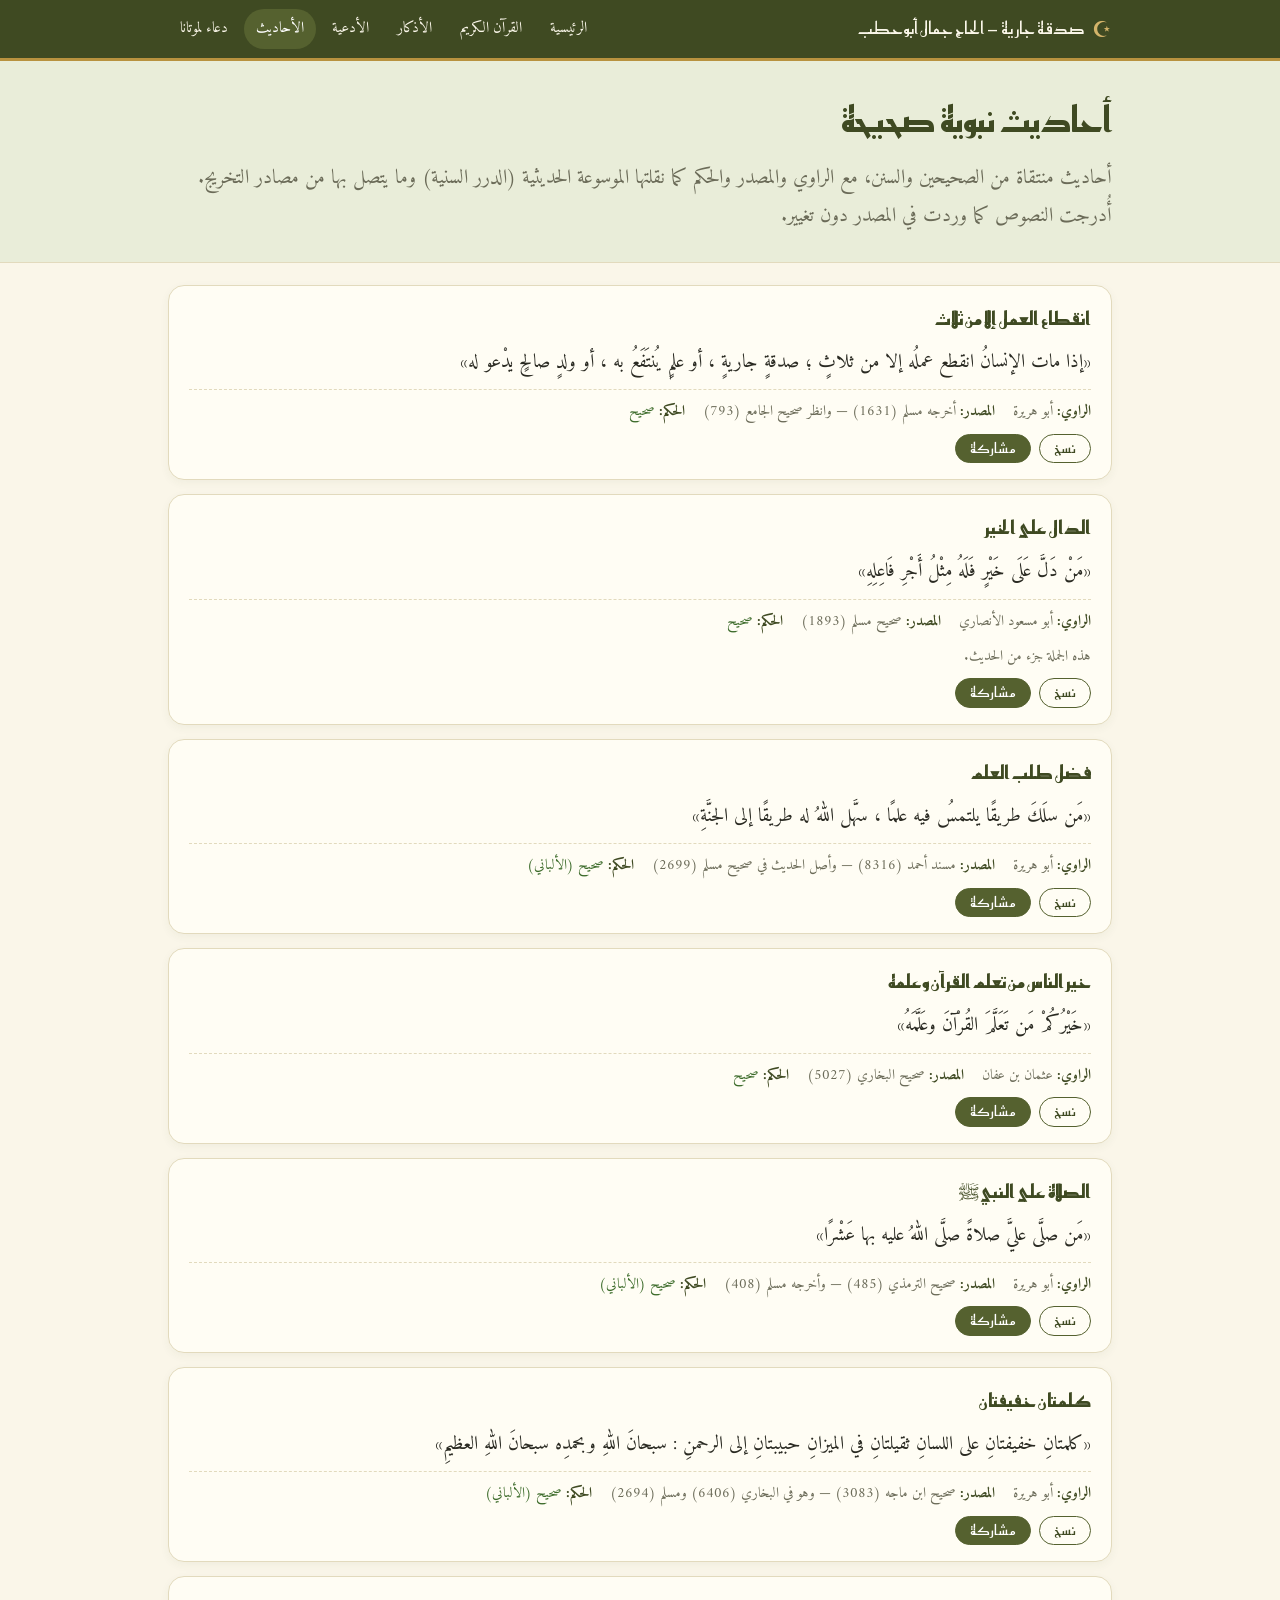
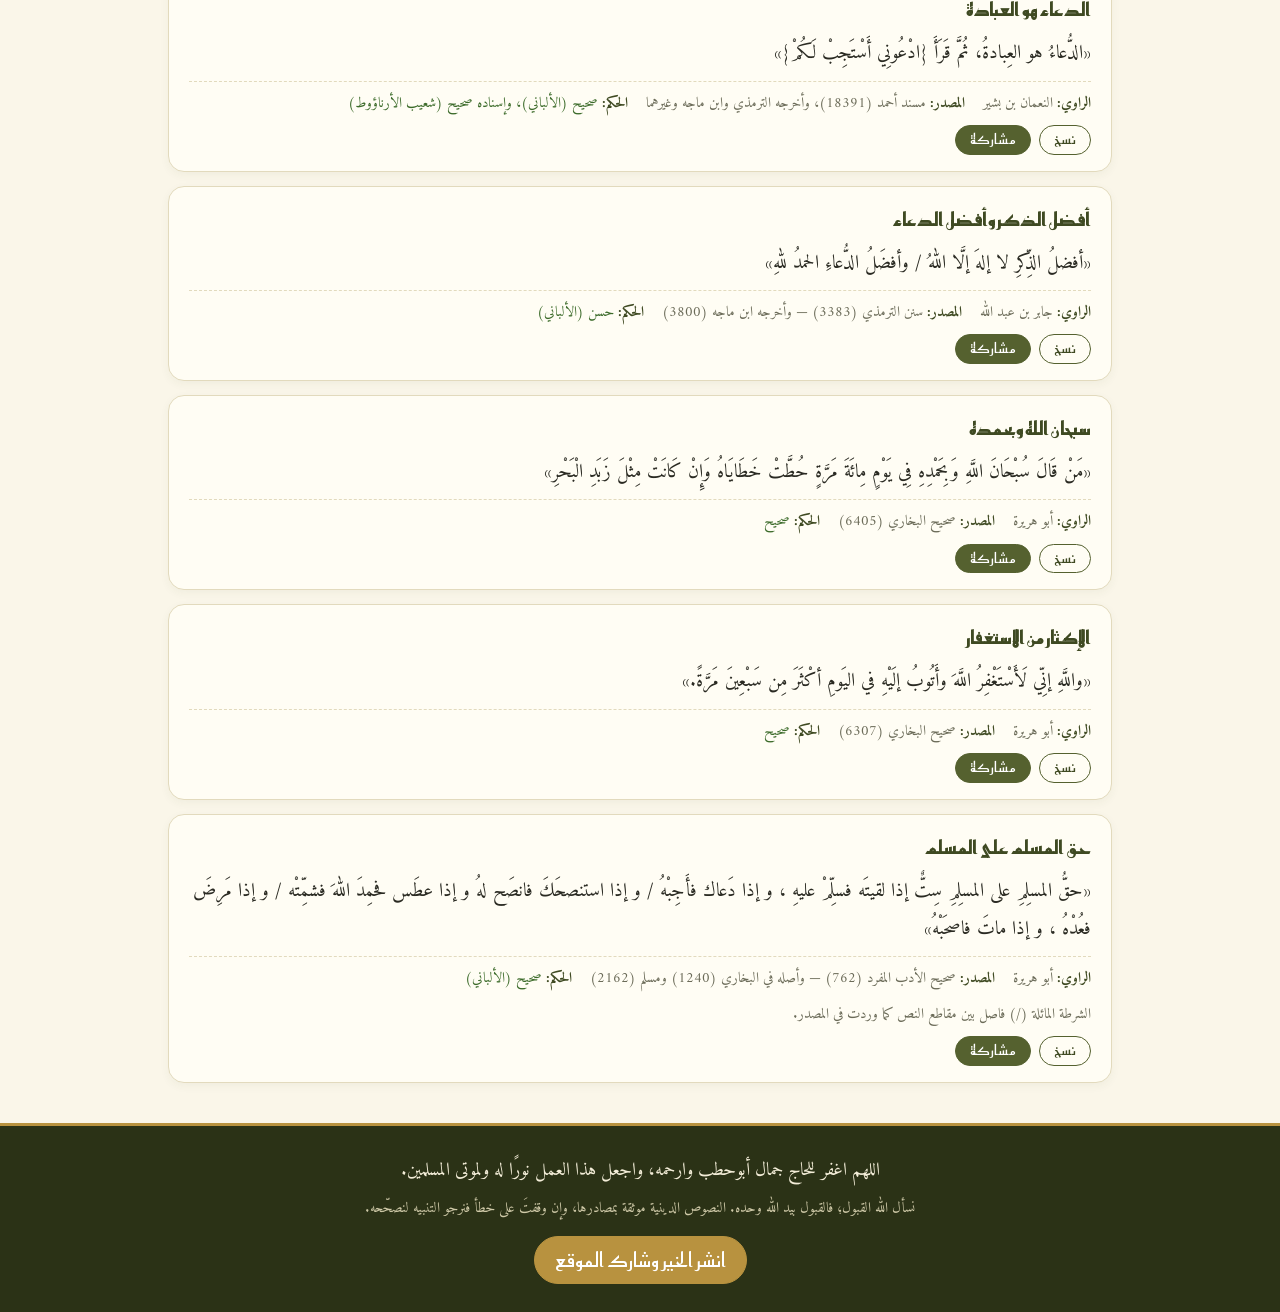
<file: hadith.html>
<!doctype html>
<html lang="ar" dir="rtl">
<head>
<meta charset="utf-8">
<meta name="viewport" content="width=device-width, initial-scale=1">
<title>الأحاديث النبوية | صدقة جارية على روح الحاج جمال أبوحطب وجميع موتى المسلمين</title>
<meta name="description" content="أحاديث نبوية صحيحة موثقة بالراوي والمصدر ورقم الحديث ودرجته.">
<link rel="canonical" href="https://bassantgamal269-svg.github.io/sadaqa/hadith.html">
<meta name="theme-color" content="#3f4a22">
<meta property="og:type" content="website">
<meta property="og:locale" content="ar_AR">
<meta property="og:site_name" content="صدقة جارية على روح الحاج جمال أبوحطب وجميع موتى المسلمين">
<meta property="og:title" content="الأحاديث النبوية | صدقة جارية على روح الحاج جمال أبوحطب وجميع موتى المسلمين">
<meta property="og:description" content="أحاديث نبوية صحيحة موثقة بالراوي والمصدر ورقم الحديث ودرجته.">
<meta property="og:url" content="https://bassantgamal269-svg.github.io/sadaqa/hadith.html">
<meta property="og:image" content="https://bassantgamal269-svg.github.io/sadaqa/og-image.png">
<meta property="og:image:width" content="1200">
<meta property="og:image:height" content="630">
<meta property="og:image:alt" content="صدقة جارية على روح الحاج جمال أبوحطب وجميع موتى المسلمين">
<meta name="twitter:card" content="summary_large_image">
<meta name="twitter:title" content="الأحاديث النبوية | صدقة جارية على روح الحاج جمال أبوحطب وجميع موتى المسلمين">
<meta name="twitter:description" content="أحاديث نبوية صحيحة موثقة بالراوي والمصدر ورقم الحديث ودرجته.">
<meta name="twitter:image" content="https://bassantgamal269-svg.github.io/sadaqa/og-image.png">
<link rel="icon" href="favicon.svg" type="image/svg+xml">
<link rel="preconnect" href="https://fonts.googleapis.com">
<link rel="preconnect" href="https://fonts.gstatic.com" crossorigin>
<link rel="stylesheet" href="https://fonts.googleapis.com/css2?family=Amiri:wght@400;700&family=Amiri+Quran&family=Reem+Kufi:wght@500;700&display=swap">
<link rel="stylesheet" href="style.css">

</head>
<body data-live="1" data-quran-api="https://api.quran.com/api/v4" data-site-url="https://bassantgamal269-svg.github.io/sadaqa" data-site-title="صدقة جارية على روح الحاج جمال أبوحطب وجميع موتى المسلمين">
<a class="skip" href="#main">تخطَّ إلى المحتوى</a>
<header class="top">
  <div class="wrap top-in">
    <a class="brand" href="index.html"><span class="crescent" aria-hidden="true">☪</span><span>صدقة جارية — الحاج جمال أبوحطب</span></a>
    <button class="menu-btn" aria-label="القائمة" aria-expanded="false" data-menu>☰</button>
    <nav class="nav" data-nav><a href="index.html">الرئيسية</a><a href="quran.html">القرآن الكريم</a><a href="adhkar.html">الأذكار</a><a href="duas.html">الأدعية</a><a href="hadith.html" aria-current="page">الأحاديث</a><a href="dead.html">دعاء لموتانا</a></nav>
  </div>
</header>
<main id="main">
<section class="page-head"><div class="wrap"><h1>أحاديث نبوية صحيحة</h1><p class="lead">أحاديث منتقاة من الصحيحين والسنن، مع الراوي والمصدر والحكم كما نقلتها الموسوعة الحديثية (الدرر السنية) وما يتصل بها من مصادر التخريج. أُدرجت النصوص كما وردت في المصدر دون تغيير.</p></div></section><div class="wrap"><div class="cards"><article class="card" id="h-sadaqa">
  <h3>انقطاع العمل إلا من ثلاث</h3>
  <p class="hadith">«إذا مات الإنسانُ انقطع عملُه إلا من ثلاثٍ ؛ صدقةٍ جاريةٍ ، أو علمٍ يُنتَفَعُ به ، أو ولدٍ صالحٍ يدْعو له»</p>
  <p class="meta"><span><b>الراوي:</b> أبو هريرة</span><span><b>المصدر:</b> أخرجه مسلم (1631) — وانظر صحيح الجامع (793)</span><span class="grade"><b>الحكم:</b> صحيح</span></p>
  
  
  <div class="actions">
    <button class="btn small ghost" data-copy="انقطاع العمل إلا من ثلاث
«إذا مات الإنسانُ انقطع عملُه إلا من ثلاثٍ ؛ صدقةٍ جاريةٍ ، أو علمٍ يُنتَفَعُ به ، أو ولدٍ صالحٍ يدْعو له»
(أبو هريرة — أخرجه مسلم (1631) — وانظر صحيح الجامع (793) — صحيح)">نسخ</button>
    <button class="btn small" data-share-item data-title="انقطاع العمل إلا من ثلاث" data-text="انقطاع العمل إلا من ثلاث
«إذا مات الإنسانُ انقطع عملُه إلا من ثلاثٍ ؛ صدقةٍ جاريةٍ ، أو علمٍ يُنتَفَعُ به ، أو ولدٍ صالحٍ يدْعو له»
(أبو هريرة — أخرجه مسلم (1631) — وانظر صحيح الجامع (793) — صحيح)" data-anchor="h-sadaqa">مشاركة</button>
  </div>
</article><article class="card" id="h-dalla">
  <h3>الدال على الخير</h3>
  <p class="hadith">«مَنْ دَلَّ عَلَى خَيْرٍ فَلَهُ مِثْلُ أَجْرِ فَاعِلِهِ»</p>
  <p class="meta"><span><b>الراوي:</b> أبو مسعود الأنصاري</span><span><b>المصدر:</b> صحيح مسلم (1893)</span><span class="grade"><b>الحكم:</b> صحيح</span></p>
  <p class="note">هذه الجملة جزء من الحديث.</p>
  
  <div class="actions">
    <button class="btn small ghost" data-copy="الدال على الخير
«مَنْ دَلَّ عَلَى خَيْرٍ فَلَهُ مِثْلُ أَجْرِ فَاعِلِهِ»
(أبو مسعود الأنصاري — صحيح مسلم (1893) — صحيح)">نسخ</button>
    <button class="btn small" data-share-item data-title="الدال على الخير" data-text="الدال على الخير
«مَنْ دَلَّ عَلَى خَيْرٍ فَلَهُ مِثْلُ أَجْرِ فَاعِلِهِ»
(أبو مسعود الأنصاري — صحيح مسلم (1893) — صحيح)" data-anchor="h-dalla">مشاركة</button>
  </div>
</article><article class="card" id="h-ilm">
  <h3>فضل طلب العلم</h3>
  <p class="hadith">«مَن سلَكَ طريقًا يلتمسُ فيه علمًا ، سهَّل اللهُ له طريقًا إلى الجنَّةِ»</p>
  <p class="meta"><span><b>الراوي:</b> أبو هريرة</span><span><b>المصدر:</b> مسند أحمد (8316) — وأصل الحديث في صحيح مسلم (2699)</span><span class="grade"><b>الحكم:</b> صحيح (الألباني)</span></p>
  
  
  <div class="actions">
    <button class="btn small ghost" data-copy="فضل طلب العلم
«مَن سلَكَ طريقًا يلتمسُ فيه علمًا ، سهَّل اللهُ له طريقًا إلى الجنَّةِ»
(أبو هريرة — مسند أحمد (8316) — وأصل الحديث في صحيح مسلم (2699) — صحيح (الألباني))">نسخ</button>
    <button class="btn small" data-share-item data-title="فضل طلب العلم" data-text="فضل طلب العلم
«مَن سلَكَ طريقًا يلتمسُ فيه علمًا ، سهَّل اللهُ له طريقًا إلى الجنَّةِ»
(أبو هريرة — مسند أحمد (8316) — وأصل الحديث في صحيح مسلم (2699) — صحيح (الألباني))" data-anchor="h-ilm">مشاركة</button>
  </div>
</article><article class="card" id="h-quran">
  <h3>خير الناس من تعلم القرآن وعلمه</h3>
  <p class="hadith">«خَيْرُكُمْ مَن تَعَلَّمَ القُرْآنَ وعَلَّمَهُ»</p>
  <p class="meta"><span><b>الراوي:</b> عثمان بن عفان</span><span><b>المصدر:</b> صحيح البخاري (5027)</span><span class="grade"><b>الحكم:</b> صحيح</span></p>
  
  
  <div class="actions">
    <button class="btn small ghost" data-copy="خير الناس من تعلم القرآن وعلمه
«خَيْرُكُمْ مَن تَعَلَّمَ القُرْآنَ وعَلَّمَهُ»
(عثمان بن عفان — صحيح البخاري (5027) — صحيح)">نسخ</button>
    <button class="btn small" data-share-item data-title="خير الناس من تعلم القرآن وعلمه" data-text="خير الناس من تعلم القرآن وعلمه
«خَيْرُكُمْ مَن تَعَلَّمَ القُرْآنَ وعَلَّمَهُ»
(عثمان بن عفان — صحيح البخاري (5027) — صحيح)" data-anchor="h-quran">مشاركة</button>
  </div>
</article><article class="card" id="h-salat">
  <h3>الصلاة على النبي ﷺ</h3>
  <p class="hadith">«مَن صلَّى عليَّ صلاةً صلَّى اللهُ عليه بها عَشْرًا»</p>
  <p class="meta"><span><b>الراوي:</b> أبو هريرة</span><span><b>المصدر:</b> صحيح الترمذي (485) — وأخرجه مسلم (408)</span><span class="grade"><b>الحكم:</b> صحيح (الألباني)</span></p>
  
  
  <div class="actions">
    <button class="btn small ghost" data-copy="الصلاة على النبي ﷺ
«مَن صلَّى عليَّ صلاةً صلَّى اللهُ عليه بها عَشْرًا»
(أبو هريرة — صحيح الترمذي (485) — وأخرجه مسلم (408) — صحيح (الألباني))">نسخ</button>
    <button class="btn small" data-share-item data-title="الصلاة على النبي ﷺ" data-text="الصلاة على النبي ﷺ
«مَن صلَّى عليَّ صلاةً صلَّى اللهُ عليه بها عَشْرًا»
(أبو هريرة — صحيح الترمذي (485) — وأخرجه مسلم (408) — صحيح (الألباني))" data-anchor="h-salat">مشاركة</button>
  </div>
</article><article class="card" id="h-kalimatan">
  <h3>كلمتان خفيفتان</h3>
  <p class="hadith">«كلمتانِ خفيفتانِ على اللسانِ ثقيلتانِ في الميزانِ حبيبتانِ إلى الرحمنِ : سبحانَ اللهِ وبحمدِه سبحانَ اللهِ العظيمِ»</p>
  <p class="meta"><span><b>الراوي:</b> أبو هريرة</span><span><b>المصدر:</b> صحيح ابن ماجه (3083) — وهو في البخاري (6406) ومسلم (2694)</span><span class="grade"><b>الحكم:</b> صحيح (الألباني)</span></p>
  
  
  <div class="actions">
    <button class="btn small ghost" data-copy="كلمتان خفيفتان
«كلمتانِ خفيفتانِ على اللسانِ ثقيلتانِ في الميزانِ حبيبتانِ إلى الرحمنِ : سبحانَ اللهِ وبحمدِه سبحانَ اللهِ العظيمِ»
(أبو هريرة — صحيح ابن ماجه (3083) — وهو في البخاري (6406) ومسلم (2694) — صحيح (الألباني))">نسخ</button>
    <button class="btn small" data-share-item data-title="كلمتان خفيفتان" data-text="كلمتان خفيفتان
«كلمتانِ خفيفتانِ على اللسانِ ثقيلتانِ في الميزانِ حبيبتانِ إلى الرحمنِ : سبحانَ اللهِ وبحمدِه سبحانَ اللهِ العظيمِ»
(أبو هريرة — صحيح ابن ماجه (3083) — وهو في البخاري (6406) ومسلم (2694) — صحيح (الألباني))" data-anchor="h-kalimatan">مشاركة</button>
  </div>
</article><article class="card" id="h-dua">
  <h3>الدعاء هو العبادة</h3>
  <p class="hadith">«الدُّعاءُ هو العِبادةُ، ثُمَّ قَرَأَ {ادْعُونِي أَسْتَجِبْ لَكُمْ}»</p>
  <p class="meta"><span><b>الراوي:</b> النعمان بن بشير</span><span><b>المصدر:</b> مسند أحمد (18391)، وأخرجه الترمذي وابن ماجه وغيرهما</span><span class="grade"><b>الحكم:</b> صحيح (الألباني)، وإسناده صحيح (شعيب الأرناؤوط)</span></p>
  
  
  <div class="actions">
    <button class="btn small ghost" data-copy="الدعاء هو العبادة
«الدُّعاءُ هو العِبادةُ، ثُمَّ قَرَأَ {ادْعُونِي أَسْتَجِبْ لَكُمْ}»
(النعمان بن بشير — مسند أحمد (18391)، وأخرجه الترمذي وابن ماجه وغيرهما — صحيح (الألباني)، وإسناده صحيح (شعيب الأرناؤوط))">نسخ</button>
    <button class="btn small" data-share-item data-title="الدعاء هو العبادة" data-text="الدعاء هو العبادة
«الدُّعاءُ هو العِبادةُ، ثُمَّ قَرَأَ {ادْعُونِي أَسْتَجِبْ لَكُمْ}»
(النعمان بن بشير — مسند أحمد (18391)، وأخرجه الترمذي وابن ماجه وغيرهما — صحيح (الألباني)، وإسناده صحيح (شعيب الأرناؤوط))" data-anchor="h-dua">مشاركة</button>
  </div>
</article><article class="card" id="h-afdal">
  <h3>أفضل الذكر وأفضل الدعاء</h3>
  <p class="hadith">«أفضلُ الذِّكرِ لا إلهَ إلَّا اللهُ / وأفضَلُ الدُّعاءِ الحمدُ للهِ»</p>
  <p class="meta"><span><b>الراوي:</b> جابر بن عبد الله</span><span><b>المصدر:</b> سنن الترمذي (3383) — وأخرجه ابن ماجه (3800)</span><span class="grade"><b>الحكم:</b> حسن (الألباني)</span></p>
  
  
  <div class="actions">
    <button class="btn small ghost" data-copy="أفضل الذكر وأفضل الدعاء
«أفضلُ الذِّكرِ لا إلهَ إلَّا اللهُ / وأفضَلُ الدُّعاءِ الحمدُ للهِ»
(جابر بن عبد الله — سنن الترمذي (3383) — وأخرجه ابن ماجه (3800) — حسن (الألباني))">نسخ</button>
    <button class="btn small" data-share-item data-title="أفضل الذكر وأفضل الدعاء" data-text="أفضل الذكر وأفضل الدعاء
«أفضلُ الذِّكرِ لا إلهَ إلَّا اللهُ / وأفضَلُ الدُّعاءِ الحمدُ للهِ»
(جابر بن عبد الله — سنن الترمذي (3383) — وأخرجه ابن ماجه (3800) — حسن (الألباني))" data-anchor="h-afdal">مشاركة</button>
  </div>
</article><article class="card" id="h-subhan">
  <h3>سبحان الله وبحمده</h3>
  <p class="hadith">«مَنْ قَالَ سُبْحَانَ اللَّهِ وَبِحَمْدِهِ فِي يَوْمٍ مِائَةَ مَرَّةٍ حُطَّتْ خَطَايَاهُ وَإِنْ كَانَتْ مِثْلَ زَبَدِ الْبَحْرِ»</p>
  <p class="meta"><span><b>الراوي:</b> أبو هريرة</span><span><b>المصدر:</b> صحيح البخاري (6405)</span><span class="grade"><b>الحكم:</b> صحيح</span></p>
  
  
  <div class="actions">
    <button class="btn small ghost" data-copy="سبحان الله وبحمده
«مَنْ قَالَ سُبْحَانَ اللَّهِ وَبِحَمْدِهِ فِي يَوْمٍ مِائَةَ مَرَّةٍ حُطَّتْ خَطَايَاهُ وَإِنْ كَانَتْ مِثْلَ زَبَدِ الْبَحْرِ»
(أبو هريرة — صحيح البخاري (6405) — صحيح)">نسخ</button>
    <button class="btn small" data-share-item data-title="سبحان الله وبحمده" data-text="سبحان الله وبحمده
«مَنْ قَالَ سُبْحَانَ اللَّهِ وَبِحَمْدِهِ فِي يَوْمٍ مِائَةَ مَرَّةٍ حُطَّتْ خَطَايَاهُ وَإِنْ كَانَتْ مِثْلَ زَبَدِ الْبَحْرِ»
(أبو هريرة — صحيح البخاري (6405) — صحيح)" data-anchor="h-subhan">مشاركة</button>
  </div>
</article><article class="card" id="h-istighfar">
  <h3>الإكثار من الاستغفار</h3>
  <p class="hadith">«واللَّهِ إنِّي لَأَسْتَغْفِرُ اللَّهَ وأَتُوبُ إلَيْهِ في اليَومِ أكْثَرَ مِن سَبْعِينَ مَرَّةً.»</p>
  <p class="meta"><span><b>الراوي:</b> أبو هريرة</span><span><b>المصدر:</b> صحيح البخاري (6307)</span><span class="grade"><b>الحكم:</b> صحيح</span></p>
  
  
  <div class="actions">
    <button class="btn small ghost" data-copy="الإكثار من الاستغفار
«واللَّهِ إنِّي لَأَسْتَغْفِرُ اللَّهَ وأَتُوبُ إلَيْهِ في اليَومِ أكْثَرَ مِن سَبْعِينَ مَرَّةً.»
(أبو هريرة — صحيح البخاري (6307) — صحيح)">نسخ</button>
    <button class="btn small" data-share-item data-title="الإكثار من الاستغفار" data-text="الإكثار من الاستغفار
«واللَّهِ إنِّي لَأَسْتَغْفِرُ اللَّهَ وأَتُوبُ إلَيْهِ في اليَومِ أكْثَرَ مِن سَبْعِينَ مَرَّةً.»
(أبو هريرة — صحيح البخاري (6307) — صحيح)" data-anchor="h-istighfar">مشاركة</button>
  </div>
</article><article class="card" id="h-haqq">
  <h3>حق المسلم على المسلم</h3>
  <p class="hadith">«حقُّ المسلِمِ على المسلِمِ سِتٌّ إذا لقيتَه فسلِّمْ عليهِ ، و إذا دَعاك فأَجِبْهُ / و إذا استنصحَكَ فانصَح لهُ و إذا عطَس فحمِدَ اللهَ فشمِّتْه / و إذا مَرِضَ فعُدْهُ ، و إذا ماتَ فاصحَبْهُ»</p>
  <p class="meta"><span><b>الراوي:</b> أبو هريرة</span><span><b>المصدر:</b> صحيح الأدب المفرد (762) — وأصله في البخاري (1240) ومسلم (2162)</span><span class="grade"><b>الحكم:</b> صحيح (الألباني)</span></p>
  <p class="note">الشرطة المائلة (/) فاصل بين مقاطع النص كما وردت في المصدر.</p>
  
  <div class="actions">
    <button class="btn small ghost" data-copy="حق المسلم على المسلم
«حقُّ المسلِمِ على المسلِمِ سِتٌّ إذا لقيتَه فسلِّمْ عليهِ ، و إذا دَعاك فأَجِبْهُ / و إذا استنصحَكَ فانصَح لهُ و إذا عطَس فحمِدَ اللهَ فشمِّتْه / و إذا مَرِضَ فعُدْهُ ، و إذا ماتَ فاصحَبْهُ»
(أبو هريرة — صحيح الأدب المفرد (762) — وأصله في البخاري (1240) ومسلم (2162) — صحيح (الألباني))">نسخ</button>
    <button class="btn small" data-share-item data-title="حق المسلم على المسلم" data-text="حق المسلم على المسلم
«حقُّ المسلِمِ على المسلِمِ سِتٌّ إذا لقيتَه فسلِّمْ عليهِ ، و إذا دَعاك فأَجِبْهُ / و إذا استنصحَكَ فانصَح لهُ و إذا عطَس فحمِدَ اللهَ فشمِّتْه / و إذا مَرِضَ فعُدْهُ ، و إذا ماتَ فاصحَبْهُ»
(أبو هريرة — صحيح الأدب المفرد (762) — وأصله في البخاري (1240) ومسلم (2162) — صحيح (الألباني))" data-anchor="h-haqq">مشاركة</button>
  </div>
</article></div></div>
</main>
<footer class="foot">
  <div class="wrap">
    <p class="foot-dua">اللهم اغفر للحاج جمال أبوحطب وارحمه، واجعل هذا العمل نورًا له ولموتى المسلمين.</p>
    <p class="foot-note">نسأل الله القبول؛ فالقبول بيد الله وحده. النصوص الدينية موثقة بمصادرها، وإن وقفتَ على خطأ فنرجو التنبيه لنصحّحه.</p>
    <button class="btn gold" data-share-site>انشر الخير وشارك الموقع</button>
  </div>
</footer>
<div class="modal" data-modal hidden role="dialog" aria-modal="true" aria-label="مشاركة">
  <div class="sheet">
    <button class="close" data-close aria-label="إغلاق">×</button>
    <h2 data-modal-title>انشر الخير</h2>
    <p class="muted" data-modal-sub></p>
    <div class="share-grid" data-share-grid></div>
    <p class="muted small" data-stories-tip></p>
    <div class="copy-row"><input readonly data-share-url aria-label="الرابط"><button class="btn" data-copy-link>نسخ</button></div>
  </div>
</div>
<script src="app.js" defer></script>
</body>
</html>
</file>
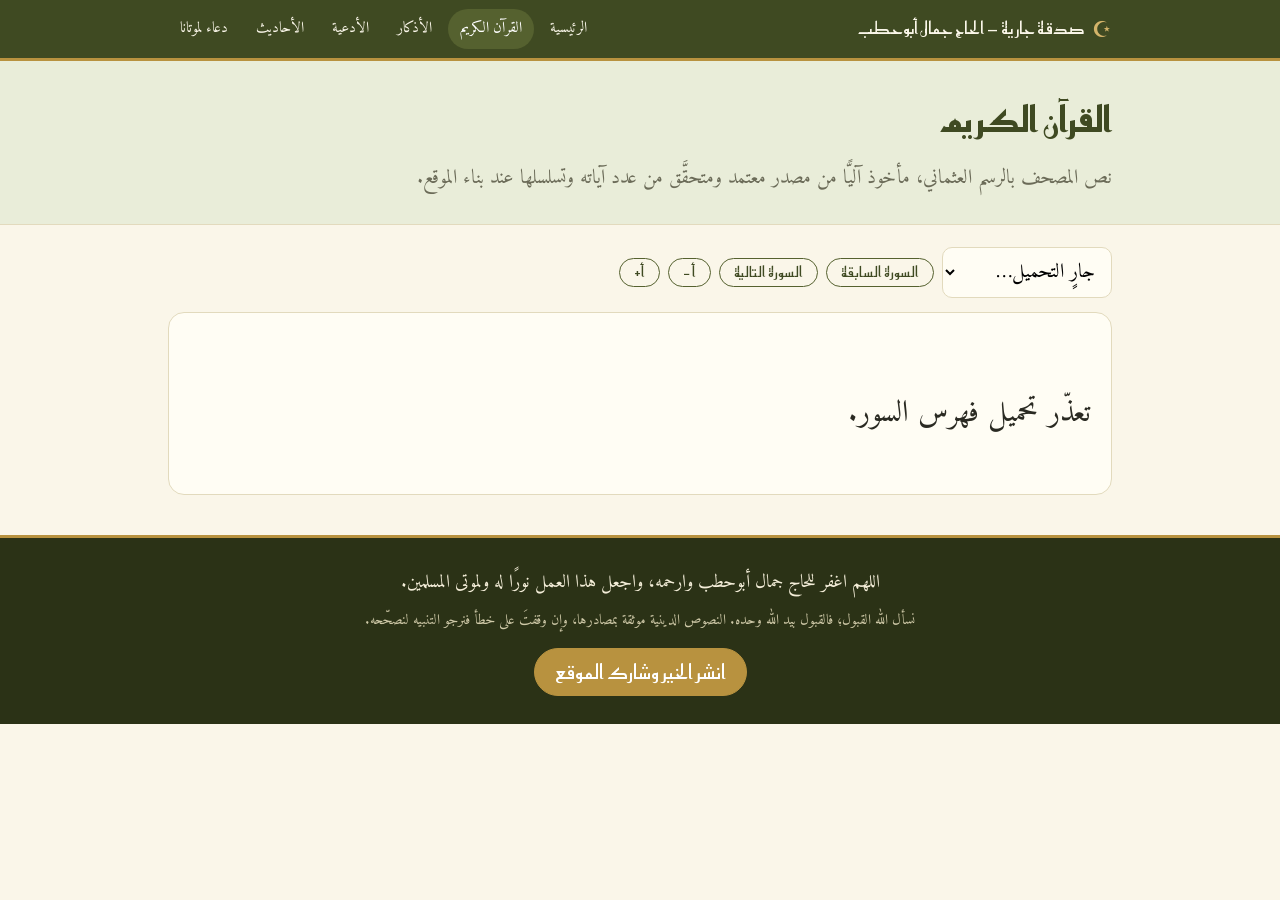
<file: quran.html>
<!doctype html>
<html lang="ar" dir="rtl">
<head>
<meta charset="utf-8">
<meta name="viewport" content="width=device-width, initial-scale=1">
<title>القرآن الكريم | صدقة جارية على روح الحاج جمال أبوحطب وجميع موتى المسلمين</title>
<meta name="description" content="المصحف الشريف كاملًا بالتشكيل والرسم العثماني: اختر السورة وتنقّل بين الآيات.">
<link rel="canonical" href="https://bassantgamal269-svg.github.io/sadaqa/quran.html">
<meta name="theme-color" content="#3f4a22">
<meta property="og:type" content="website">
<meta property="og:locale" content="ar_AR">
<meta property="og:site_name" content="صدقة جارية على روح الحاج جمال أبوحطب وجميع موتى المسلمين">
<meta property="og:title" content="القرآن الكريم | صدقة جارية على روح الحاج جمال أبوحطب وجميع موتى المسلمين">
<meta property="og:description" content="المصحف الشريف كاملًا بالتشكيل والرسم العثماني: اختر السورة وتنقّل بين الآيات.">
<meta property="og:url" content="https://bassantgamal269-svg.github.io/sadaqa/quran.html">
<meta property="og:image" content="https://bassantgamal269-svg.github.io/sadaqa/og-image.png">
<meta property="og:image:width" content="1200">
<meta property="og:image:height" content="630">
<meta property="og:image:alt" content="صدقة جارية على روح الحاج جمال أبوحطب وجميع موتى المسلمين">
<meta name="twitter:card" content="summary_large_image">
<meta name="twitter:title" content="القرآن الكريم | صدقة جارية على روح الحاج جمال أبوحطب وجميع موتى المسلمين">
<meta name="twitter:description" content="المصحف الشريف كاملًا بالتشكيل والرسم العثماني: اختر السورة وتنقّل بين الآيات.">
<meta name="twitter:image" content="https://bassantgamal269-svg.github.io/sadaqa/og-image.png">
<link rel="icon" href="favicon.svg" type="image/svg+xml">
<link rel="preconnect" href="https://fonts.googleapis.com">
<link rel="preconnect" href="https://fonts.gstatic.com" crossorigin>
<link rel="stylesheet" href="https://fonts.googleapis.com/css2?family=Amiri:wght@400;700&family=Amiri+Quran&family=Reem+Kufi:wght@500;700&display=swap">
<link rel="stylesheet" href="style.css">

</head>
<body data-live="1" data-quran-api="https://api.quran.com/api/v4" data-site-url="https://bassantgamal269-svg.github.io/sadaqa" data-site-title="صدقة جارية على روح الحاج جمال أبوحطب وجميع موتى المسلمين">
<a class="skip" href="#main">تخطَّ إلى المحتوى</a>
<header class="top">
  <div class="wrap top-in">
    <a class="brand" href="index.html"><span class="crescent" aria-hidden="true">☪</span><span>صدقة جارية — الحاج جمال أبوحطب</span></a>
    <button class="menu-btn" aria-label="القائمة" aria-expanded="false" data-menu>☰</button>
    <nav class="nav" data-nav><a href="index.html">الرئيسية</a><a href="quran.html" aria-current="page">القرآن الكريم</a><a href="adhkar.html">الأذكار</a><a href="duas.html">الأدعية</a><a href="hadith.html">الأحاديث</a><a href="dead.html">دعاء لموتانا</a></nav>
  </div>
</header>
<main id="main">
<section class="page-head"><div class="wrap"><h1>القرآن الكريم</h1><p class="lead">نص المصحف بالرسم العثماني، مأخوذ آليًّا من مصدر معتمد ومتحقَّق من عدد آياته وتسلسلها عند بناء الموقع.</p></div></section>
<div class="wrap reader" data-reader>
  <div class="reader-bar">
    <label class="sr" for="surah-select">السورة</label>
    <select id="surah-select" data-surah-select><option>جارٍ التحميل…</option></select>
    <button class="btn small ghost" data-prev>السورة السابقة</button>
    <button class="btn small ghost" data-next>السورة التالية</button>
    <button class="btn small ghost" data-font-minus aria-label="تصغير الخط">أ−</button>
    <button class="btn small ghost" data-font-plus aria-label="تكبير الخط">أ+</button>
  </div>
  <div class="mushaf" data-mushaf aria-live="polite"><p class="muted">جارٍ تحميل السورة…</p></div>
  <noscript><p>يلزم تفعيل جافاسكربت لعرض القرآن الكريم.</p></noscript>
</div>
</main>
<footer class="foot">
  <div class="wrap">
    <p class="foot-dua">اللهم اغفر للحاج جمال أبوحطب وارحمه، واجعل هذا العمل نورًا له ولموتى المسلمين.</p>
    <p class="foot-note">نسأل الله القبول؛ فالقبول بيد الله وحده. النصوص الدينية موثقة بمصادرها، وإن وقفتَ على خطأ فنرجو التنبيه لنصحّحه.</p>
    <button class="btn gold" data-share-site>انشر الخير وشارك الموقع</button>
  </div>
</footer>
<div class="modal" data-modal hidden role="dialog" aria-modal="true" aria-label="مشاركة">
  <div class="sheet">
    <button class="close" data-close aria-label="إغلاق">×</button>
    <h2 data-modal-title>انشر الخير</h2>
    <p class="muted" data-modal-sub></p>
    <div class="share-grid" data-share-grid></div>
    <p class="muted small" data-stories-tip></p>
    <div class="copy-row"><input readonly data-share-url aria-label="الرابط"><button class="btn" data-copy-link>نسخ</button></div>
  </div>
</div>
<script src="app.js" defer></script>
</body>
</html>
</file>
<file: style.css>
:root{
  --olive-900:#2b3216;--olive-800:#3f4a22;--olive-700:#55612f;--olive-100:#e9edd9;
  --ivory:#faf6e9;--ivory-2:#f3edd8;--gold:#b8923f;--gold-2:#d4b46a;--ink:#2a2a22;--muted:#6b6b58;
  --card:#fffdf4;--line:#e2dabd;--radius:16px;
  --font:'Amiri','Noto Naskh Arabic','Traditional Arabic',serif;
  --font-head:'Reem Kufi','Amiri',serif;
  --font-quran:'Amiri Quran','Amiri',serif;
}
*{box-sizing:border-box}
html{scroll-behavior:smooth;-webkit-text-size-adjust:100%}
body{margin:0;background:var(--ivory);color:var(--ink);font-family:var(--font);font-size:20px;line-height:1.9}
.wrap{max-width:980px;margin:0 auto;padding:0 18px}
a{color:var(--olive-700)}
.skip{position:absolute;right:-999px}.skip:focus{right:8px;top:8px;background:#fff;padding:8px;z-index:99}
.sr{position:absolute;width:1px;height:1px;overflow:hidden;clip:rect(0 0 0 0)}
.muted{color:var(--muted)}.small{font-size:.85em}

/* header */
.top{background:var(--olive-800);color:var(--ivory);position:sticky;top:0;z-index:20;border-bottom:3px solid var(--gold)}
.top-in{display:flex;align-items:center;justify-content:space-between;gap:12px;min-height:58px;flex-wrap:wrap}
.brand{display:flex;align-items:center;gap:8px;color:var(--ivory);text-decoration:none;font-family:var(--font-head);font-size:1.05rem;padding:6px 0}
.crescent{color:var(--gold-2);font-size:1.4rem}
.nav{display:flex;gap:4px;flex-wrap:wrap}
.nav a{color:var(--ivory);text-decoration:none;padding:6px 12px;border-radius:999px;font-size:.95rem}
.nav a:hover,.nav a[aria-current]{background:var(--olive-700);color:#fff}
.menu-btn{display:none;background:none;border:1px solid var(--gold-2);color:var(--ivory);border-radius:8px;font-size:1.3rem;padding:2px 10px;cursor:pointer}
@media(max-width:760px){
  .menu-btn{display:block}
  .nav{display:none;width:100%;flex-direction:column;padding-bottom:10px}
  .nav.open{display:flex}
  .nav a{padding:10px 12px}
  body{font-size:19px}
}

/* hero */
.hero{background:
  radial-gradient(circle at 50% 0,rgba(212,180,106,.25),transparent 60%),
  url("data:image/svg+xml,%3Csvg xmlns='http://www.w3.org/2000/svg' width='80' height='80' viewBox='0 0 80 80'%3E%3Cg fill='none' stroke='%23d4b46a' stroke-opacity='.18' stroke-width='1'%3E%3Cpath d='M40 6l9 21 21-9-9 21 21 9-21 9 9 21-21-9-9 21-9-21-21 9 9-21-21-9 21-9-9-21 21 9z'/%3E%3C/g%3E%3C/svg%3E"),
  linear-gradient(180deg,var(--olive-800),var(--olive-900));
  color:var(--ivory);text-align:center;padding:48px 0 56px}
.lantern{font-size:2.6rem;filter:drop-shadow(0 0 12px rgba(212,180,106,.6))}
.hero h1{font-family:var(--font-head);font-weight:700;font-size:clamp(1.7rem,5.5vw,2.8rem);line-height:1.6;margin:8px 0 18px}
.hero h1 .name{color:var(--gold-2);font-size:1.15em}
.hero-dua{font-size:1.25rem;color:#f0e7c4;max-width:700px;margin:0 auto 10px}
.hero-dua2{max-width:680px;margin:0 auto 24px;color:#e6dfc0;font-size:1.05rem}
.hero-actions{display:flex;gap:12px;justify-content:center;flex-wrap:wrap}

/* buttons */
.btn{font:inherit;font-family:var(--font-head);cursor:pointer;border:1px solid var(--olive-700);background:var(--olive-700);color:#fff;border-radius:999px;padding:8px 20px;text-decoration:none;display:inline-block;line-height:1.5}
.btn:hover{background:var(--olive-800)}
.btn.gold{background:var(--gold);border-color:var(--gold);color:#fff}.btn.gold:hover{background:#9c7a30}
.btn.ghost{background:transparent;color:var(--olive-800)}.btn.ghost:hover{background:var(--olive-100)}
.btn.ghost-light{background:transparent;color:var(--ivory);border-color:var(--gold-2)}.btn.ghost-light:hover{background:rgba(255,255,255,.1)}
.btn.small{padding:3px 14px;font-size:.9rem}
.btn.big{padding:12px 28px;font-size:1.1rem}
.link{background:none;border:none;color:var(--olive-700);text-decoration:underline;cursor:pointer;font:inherit;font-size:.9rem}

/* home tiles */
.tiles{display:grid;grid-template-columns:repeat(auto-fit,minmax(260px,1fr));gap:16px;margin-top:-28px;position:relative}
.tile{background:var(--card);border:1px solid var(--line);border-top:4px solid var(--gold);border-radius:var(--radius);padding:16px 20px;text-decoration:none;color:var(--ink);box-shadow:0 6px 18px rgba(63,74,34,.08);transition:transform .15s}
.tile:hover{transform:translateY(-3px)}
.tile h3{font-family:var(--font-head);color:var(--olive-800);margin:0 0 4px}.tile p{margin:0;color:var(--muted);font-size:.95rem;line-height:1.7}
.hadith-feature{margin:36px auto}
.hadith-feature blockquote{margin:0;padding:22px 26px;background:var(--olive-100);border-right:5px solid var(--gold);border-radius:var(--radius);font-size:1.25rem}
.hadith-feature blockquote p{margin:0 0 6px}.hadith-feature footer{color:var(--muted);font-size:.9rem}

/* page head */
.page-head{background:var(--olive-100);border-bottom:1px solid var(--line);padding:26px 0;margin-bottom:22px}
.page-head h1{font-family:var(--font-head);color:var(--olive-800);margin:0 0 6px;font-size:clamp(1.6rem,4.5vw,2.2rem)}
.lead{margin:0;color:var(--muted)}
.toc{display:flex;gap:8px;flex-wrap:wrap;margin-bottom:14px}
.toc a{background:var(--card);border:1px solid var(--line);border-radius:999px;padding:2px 14px;text-decoration:none;font-size:.95rem}
.group{margin:28px 0}
.group h2,.featured h2{font-family:var(--font-head);color:var(--olive-800);border-bottom:2px solid var(--gold-2);padding-bottom:4px;display:inline-block;margin:0 0 14px}
.cards{display:grid;gap:14px}

/* cards */
.card{background:var(--card);border:1px solid var(--line);border-radius:var(--radius);padding:16px 20px;box-shadow:0 3px 10px rgba(63,74,34,.05)}
.card:target{outline:3px solid var(--gold-2)}
.card h3{font-family:var(--font-head);color:var(--olive-800);margin:0 0 6px;font-size:1.15rem}
.ayah{font-family:var(--font-quran);font-size:1.55rem;line-height:2.3;margin:4px 0;text-align:center;color:#1f2a10}
.cite{text-align:center;color:var(--gold);margin:0 0 6px;font-size:.95rem}
.hadith,.dua-text{margin:6px 0;font-size:1.2rem;line-height:2}
.dua-text.big{font-size:1.3rem}
.meta{display:flex;flex-wrap:wrap;gap:4px 18px;font-size:.9rem;color:var(--muted);margin:8px 0;border-top:1px dashed var(--line);padding-top:8px}
.meta b{color:var(--olive-800)}.grade{color:#3c6b2a}
.note{font-size:.9rem;color:var(--muted);margin:6px 0}
.actions{display:flex;gap:8px;margin-top:8px}
.featured{background:linear-gradient(180deg,#fffbe6,var(--card));border:1px solid var(--gold-2);border-radius:var(--radius);padding:20px 24px;margin-bottom:10px}

/* counter */
.counter{display:flex;align-items:center;gap:14px;margin:10px 0}
.tap{width:96px;height:96px;border-radius:50%;border:3px solid var(--gold);background:var(--olive-800);color:#fff;cursor:pointer;display:flex;flex-direction:column;align-items:center;justify-content:center;font-family:var(--font-head);line-height:1.2;user-select:none;-webkit-tap-highlight-color:transparent}
.tap:active{transform:scale(.96)}
.tap .n{font-size:1.9rem}.tap .of{font-size:.8rem;color:var(--gold-2)}
.counter.done .tap{background:var(--gold)}
.c-side{display:flex;flex-direction:column;align-items:flex-start}

/* reader */
.reader-bar{display:flex;flex-wrap:wrap;gap:8px;margin-bottom:14px;align-items:center}
.reader-bar select{font:inherit;padding:6px 12px;border-radius:10px;border:1px solid var(--line);background:var(--card);min-width:170px}
.mushaf{background:var(--card);border:1px solid var(--line);border-radius:var(--radius);padding:22px 20px;font-family:var(--font-quran);font-size:var(--q-size,1.9rem);line-height:2.5;text-align:justify;text-justify:inter-word;margin-bottom:30px}
.mushaf h2{font-family:var(--font-head);text-align:center;color:var(--olive-800);border:2px solid var(--gold-2);border-radius:12px;padding:4px;margin:0 0 12px;font-size:1.5rem}
.basmala{text-align:center;margin:0 0 10px}
.v{cursor:pointer;border-radius:6px}.v:hover{background:var(--olive-100)}
.v.hl{background:#f6e7b0}
.vn{color:var(--gold);font-size:.8em;margin:0 3px}

/* footer */
.foot{background:var(--olive-900);color:var(--ivory-2);text-align:center;padding:28px 0;margin-top:40px;border-top:3px solid var(--gold)}
.foot-dua{font-size:1.15rem;margin:0 0 6px}.foot-note{font-size:.9rem;color:#cfc9a8;margin:0 0 14px}

/* modal */
.modal{position:fixed;inset:0;background:rgba(0,0,0,.55);z-index:50;display:flex;align-items:flex-end;justify-content:center}
.modal[hidden]{display:none}
.sheet{background:var(--ivory);width:min(520px,100%);border-radius:20px 20px 0 0;padding:20px;position:relative;max-height:90vh;overflow:auto}
@media(min-width:600px){.modal{align-items:center}.sheet{border-radius:20px}}
.sheet h2{font-family:var(--font-head);color:var(--olive-800);margin:0 0 4px;font-size:1.25rem;line-height:1.6;padding-left:36px}
.close{position:absolute;left:12px;top:8px;border:none;background:none;font-size:2rem;cursor:pointer;color:var(--muted)}
.share-grid{display:grid;grid-template-columns:repeat(2,1fr);gap:8px;margin:12px 0}
.share-grid a,.share-grid button{font:inherit;font-family:var(--font-head);text-align:center;text-decoration:none;border:1px solid var(--olive-700);border-radius:12px;padding:8px;color:var(--olive-800);background:var(--card);cursor:pointer;font-size:.95rem}
.share-grid a:hover,.share-grid button:hover{background:var(--olive-100)}
.copy-row{display:flex;gap:8px}.copy-row input{flex:1;min-width:0;font:inherit;font-size:.85rem;direction:ltr;padding:6px 10px;border:1px solid var(--line);border-radius:10px;background:#fff}
.toast{position:fixed;bottom:20px;left:50%;transform:translateX(-50%);background:var(--olive-900);color:#fff;padding:8px 18px;border-radius:999px;z-index:60;font-size:.95rem}
@media print{.top,.foot,.actions,.counter,.modal{display:none!important}}
</file>
